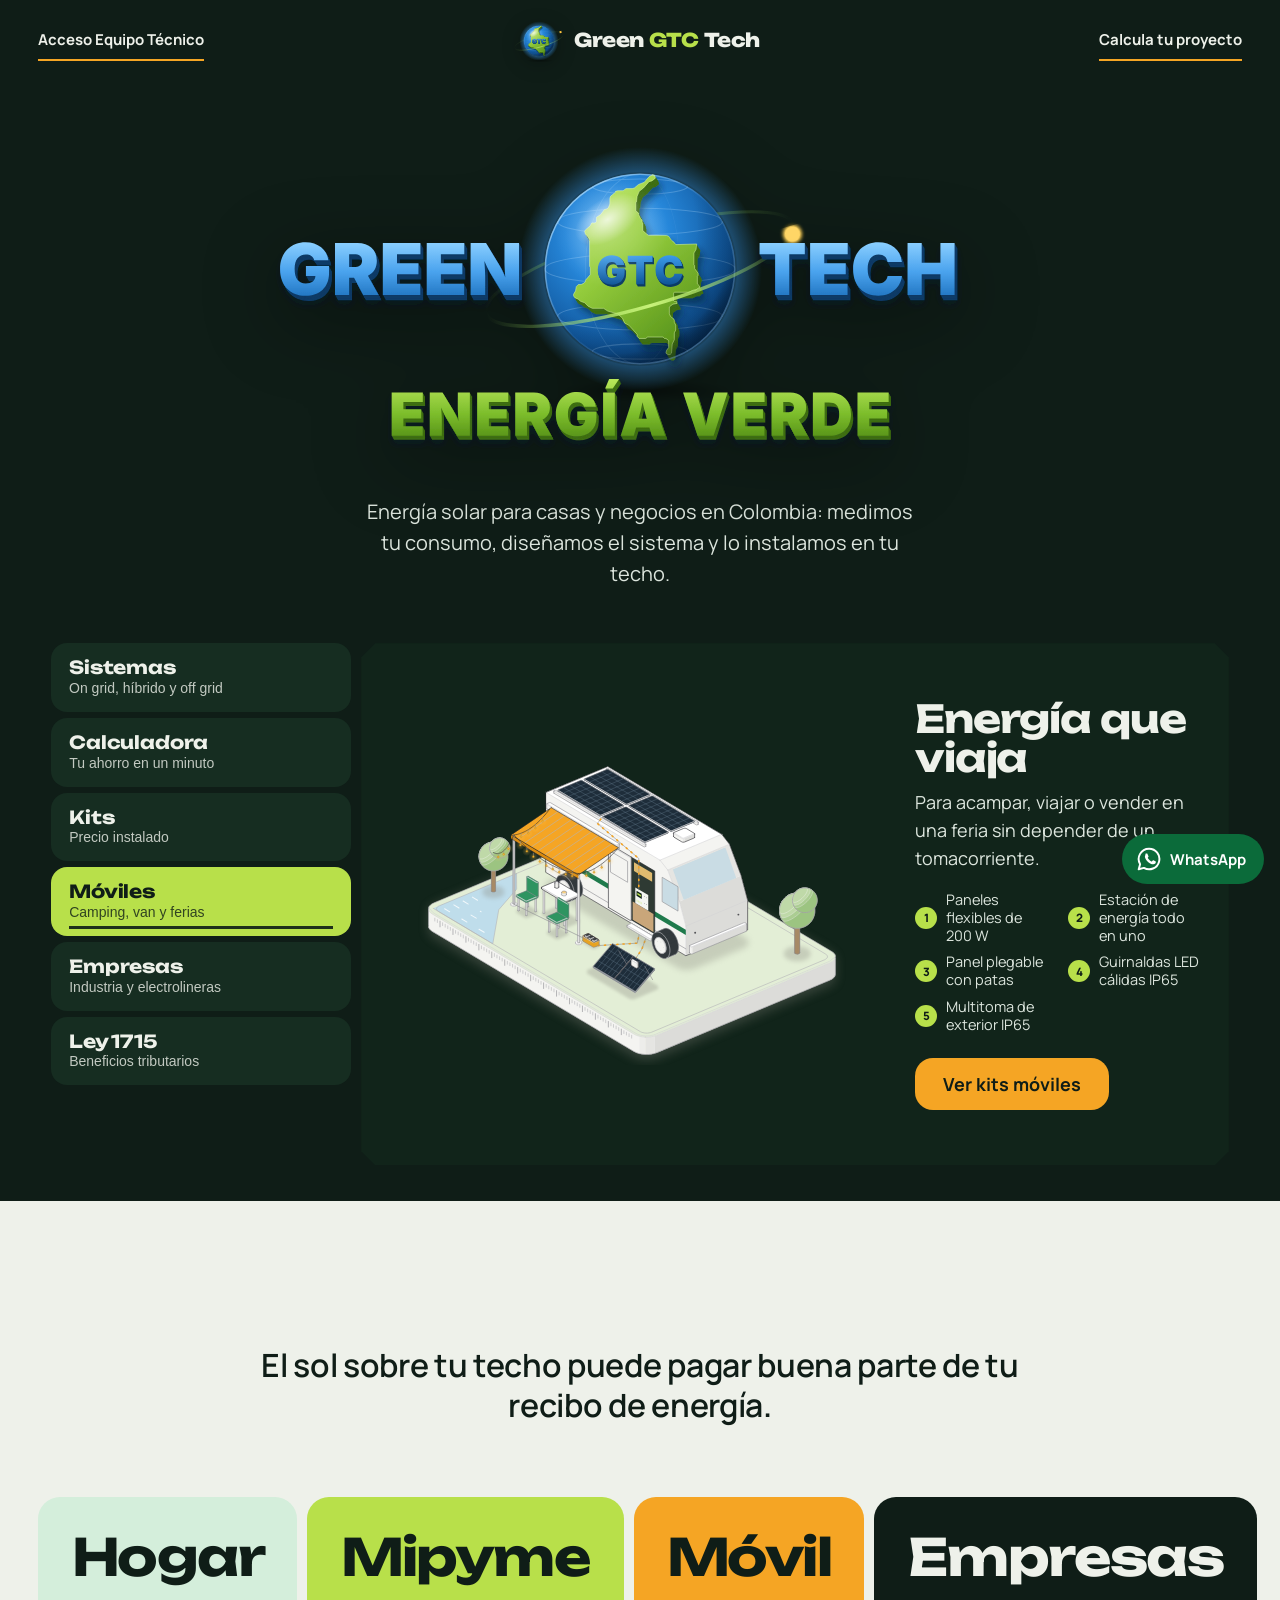
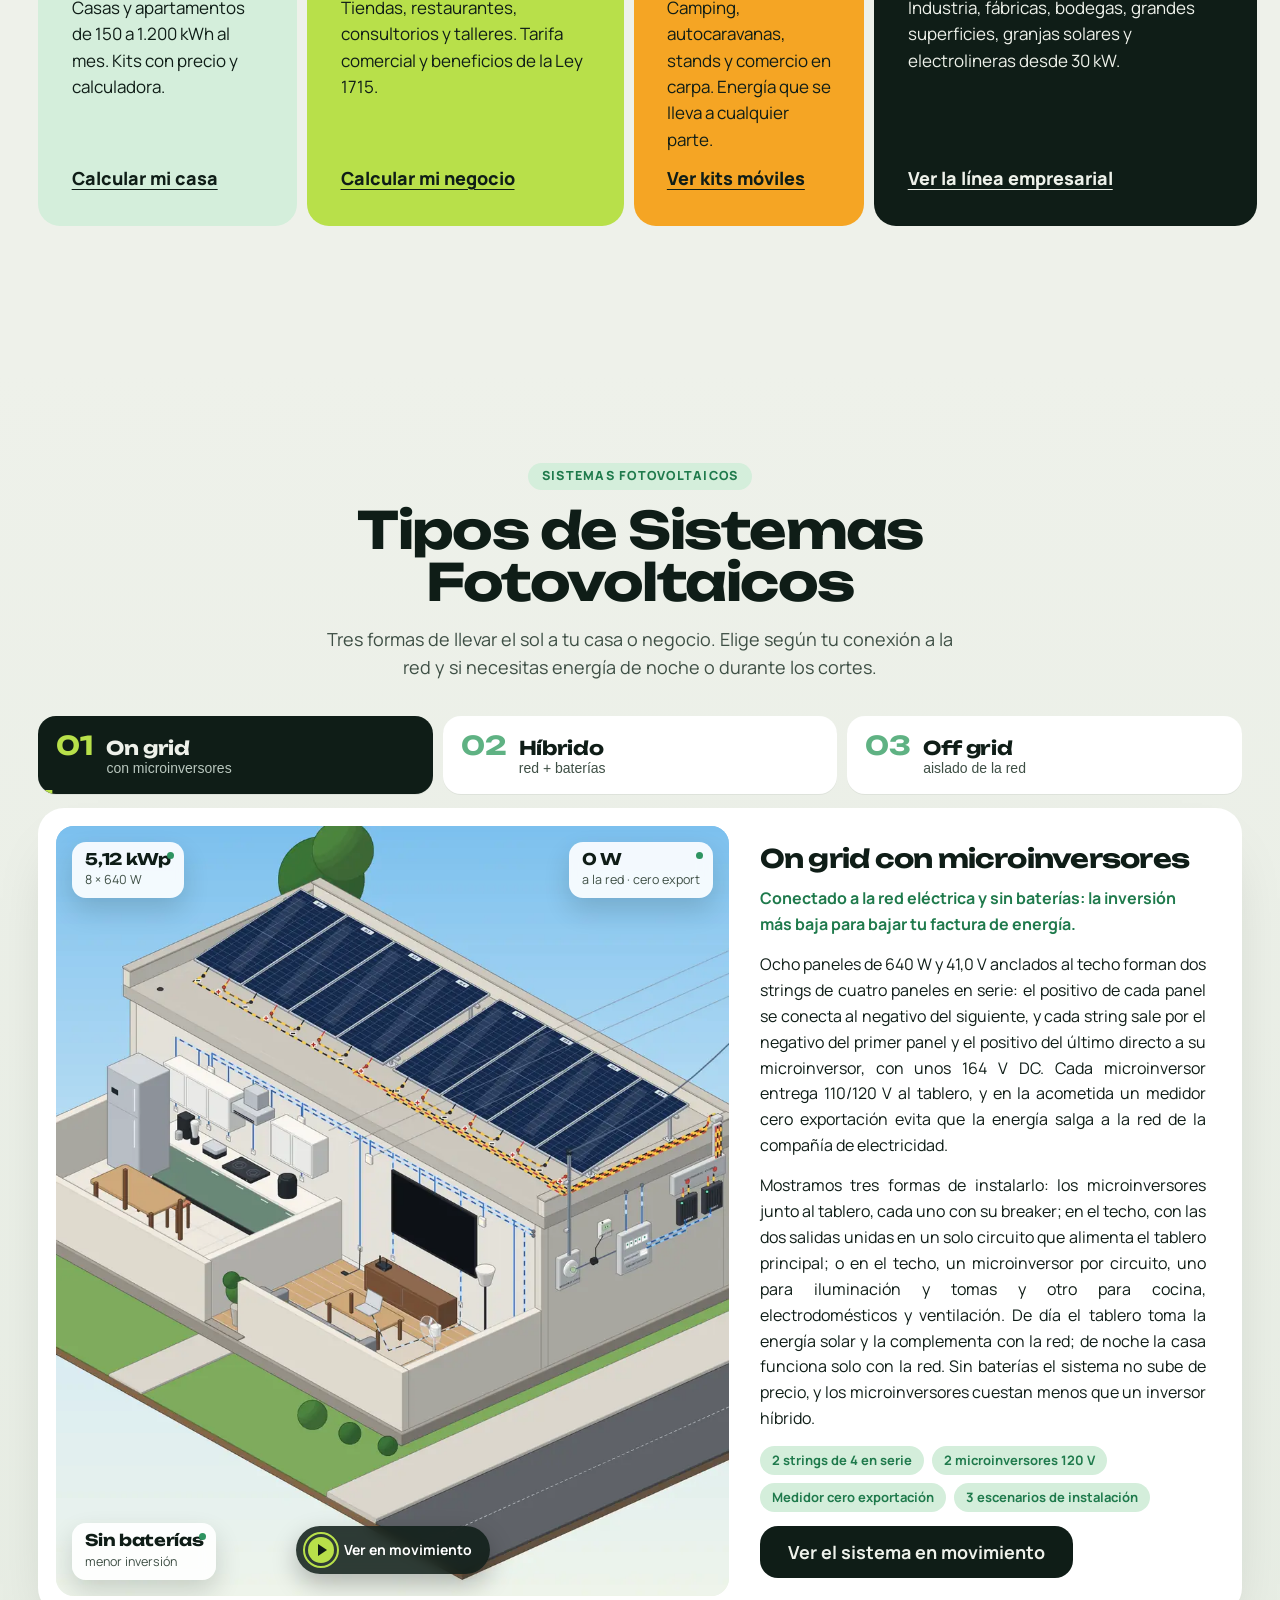
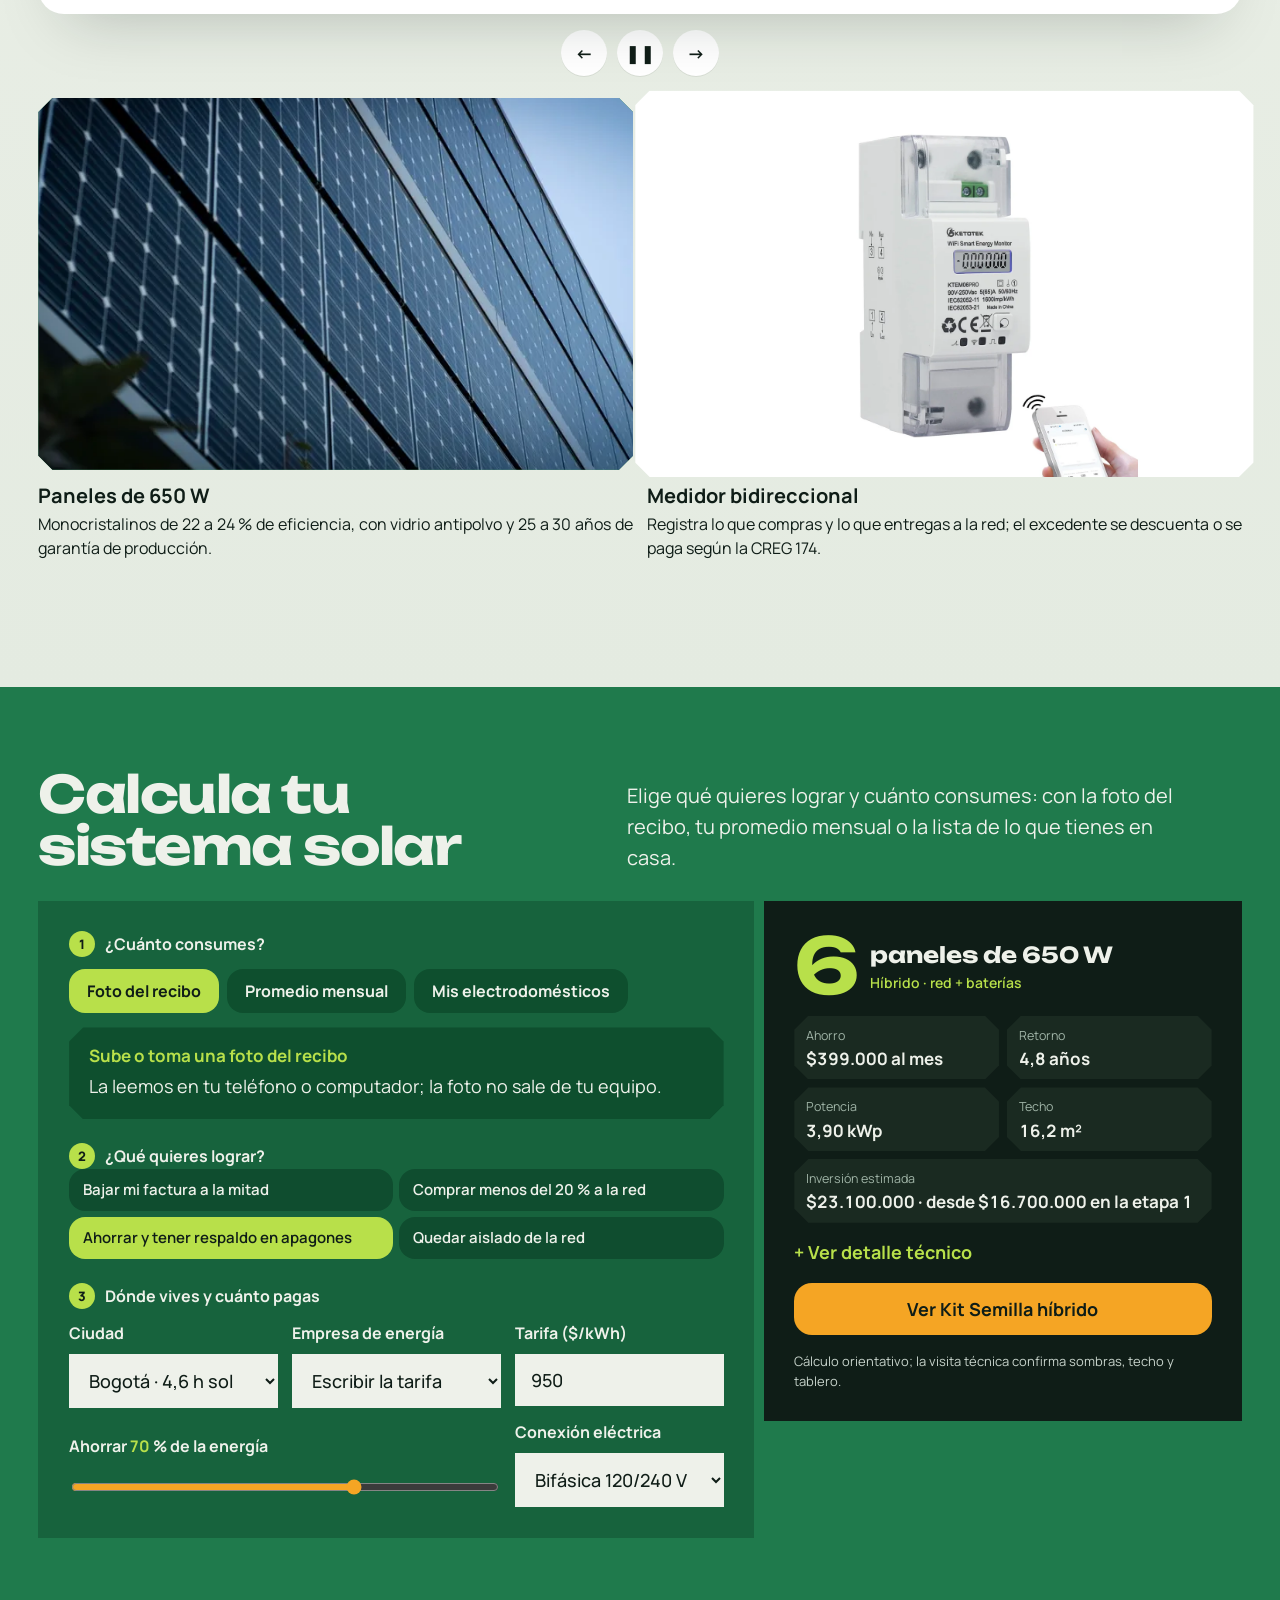
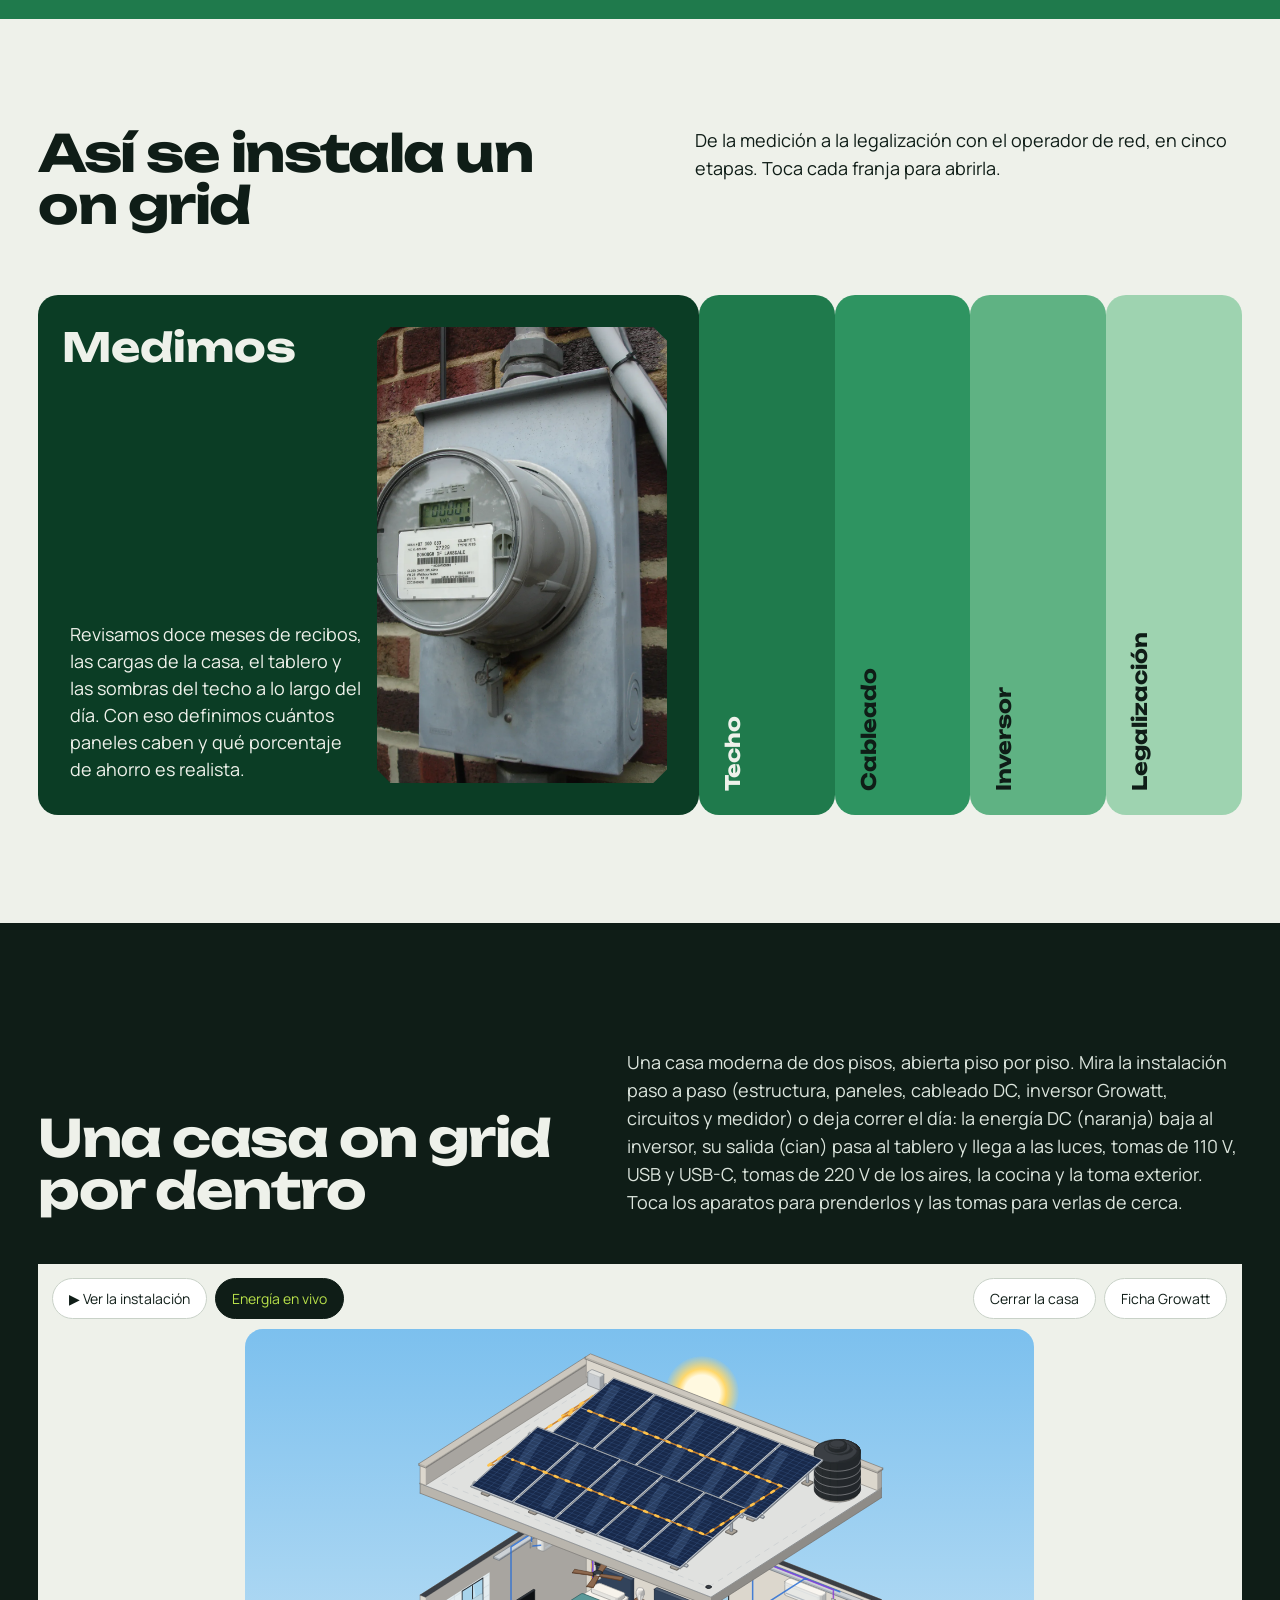
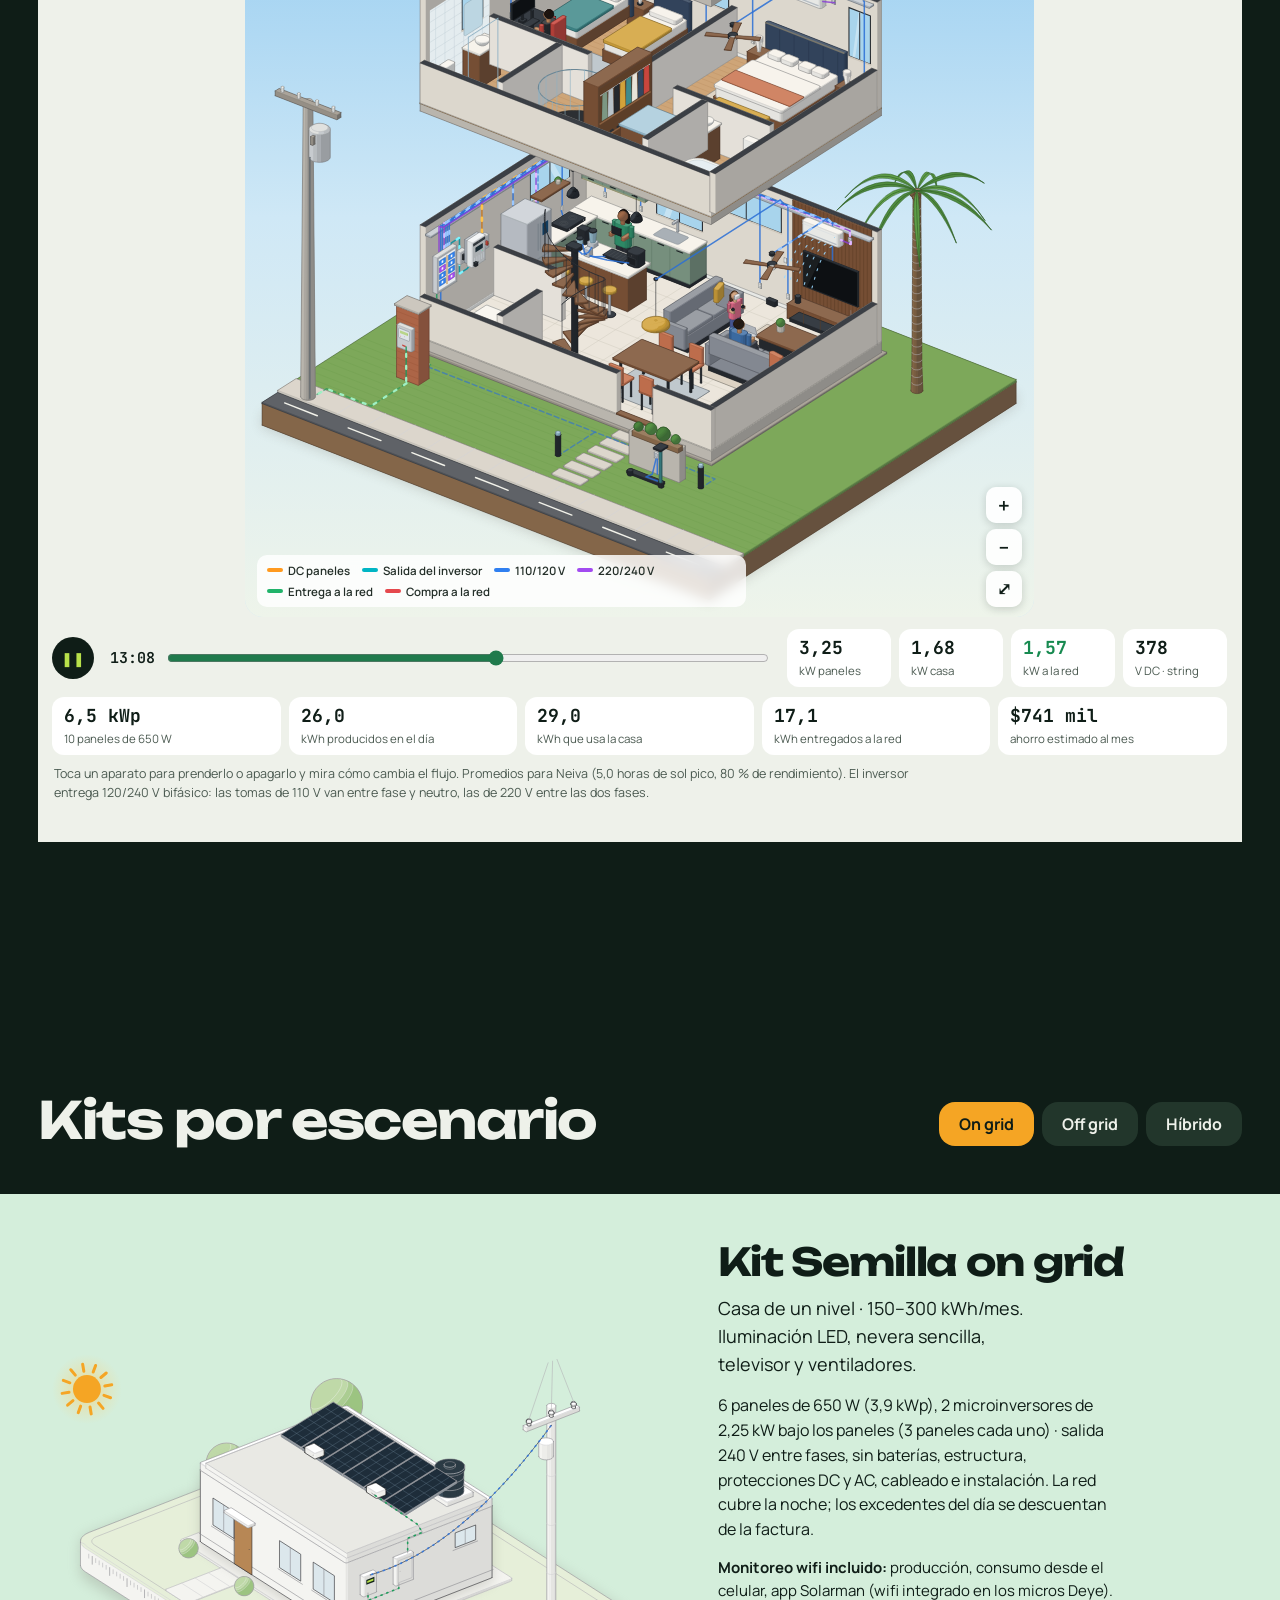
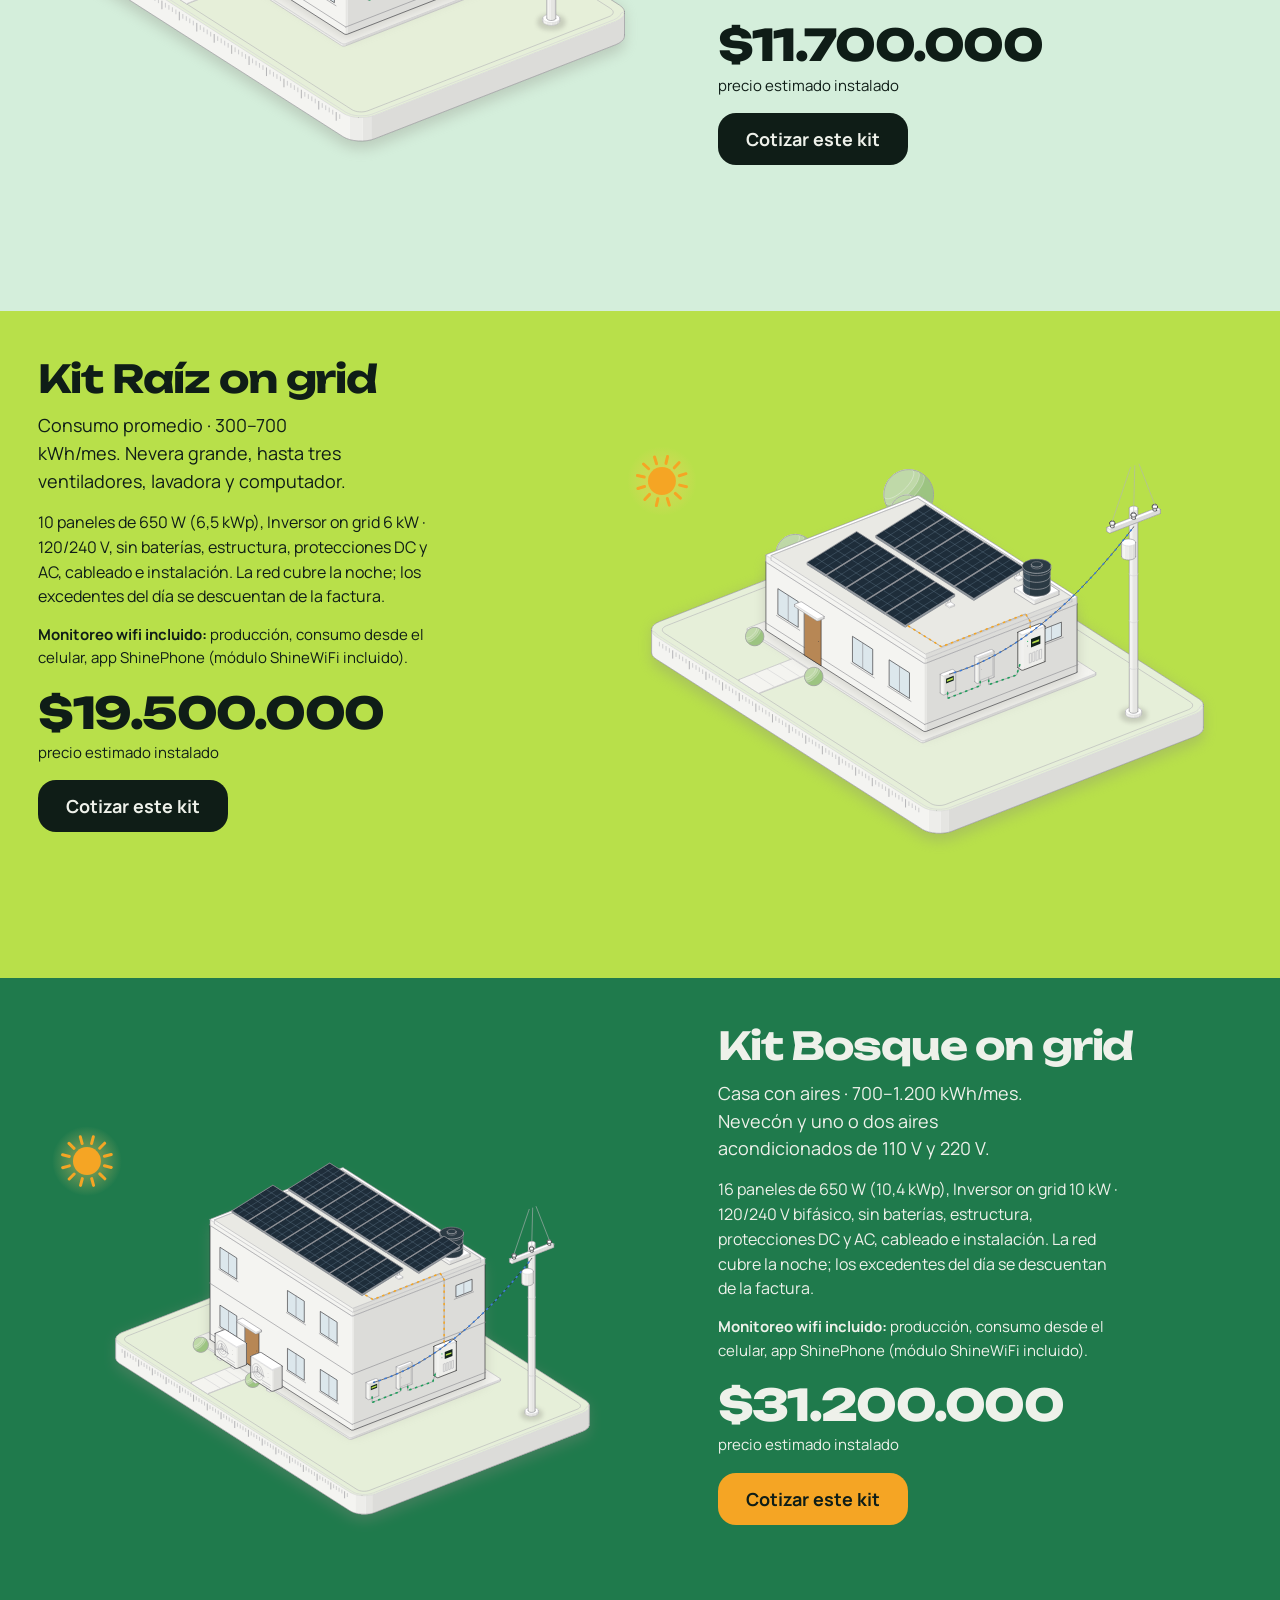
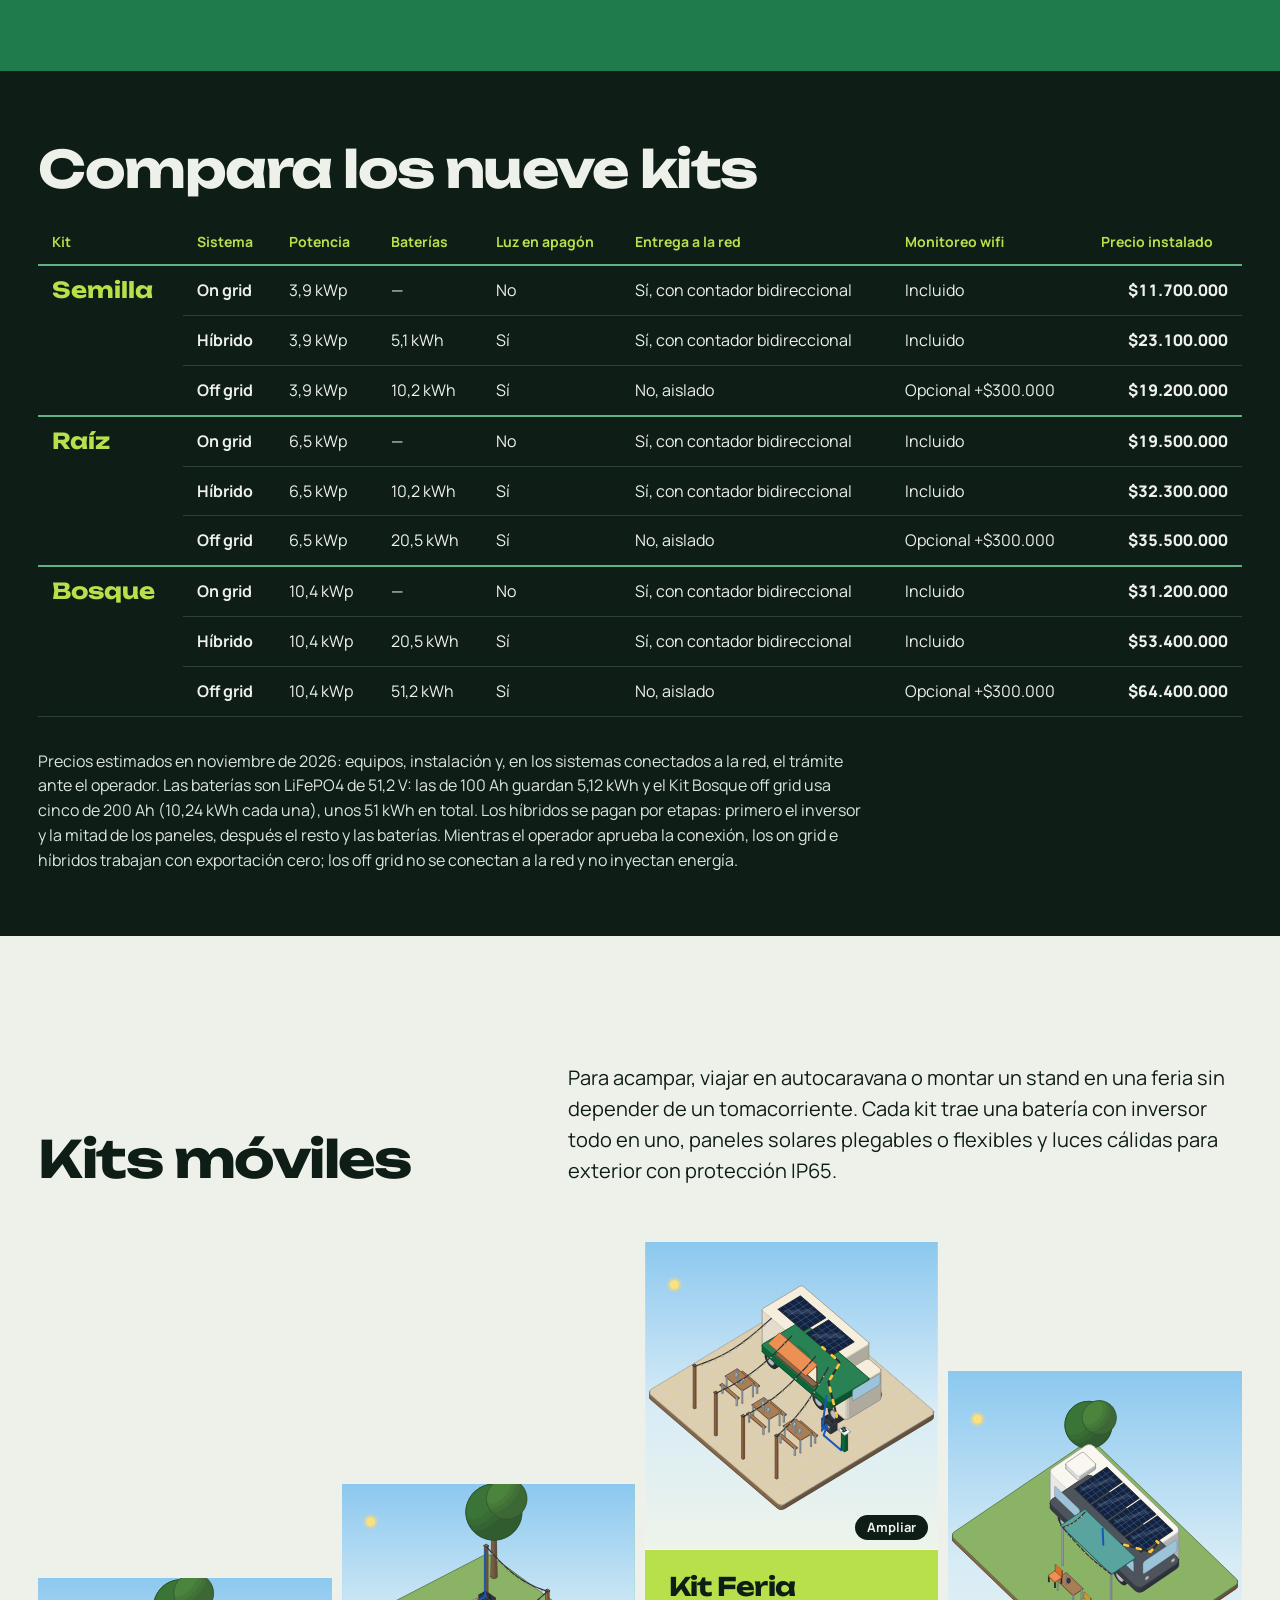
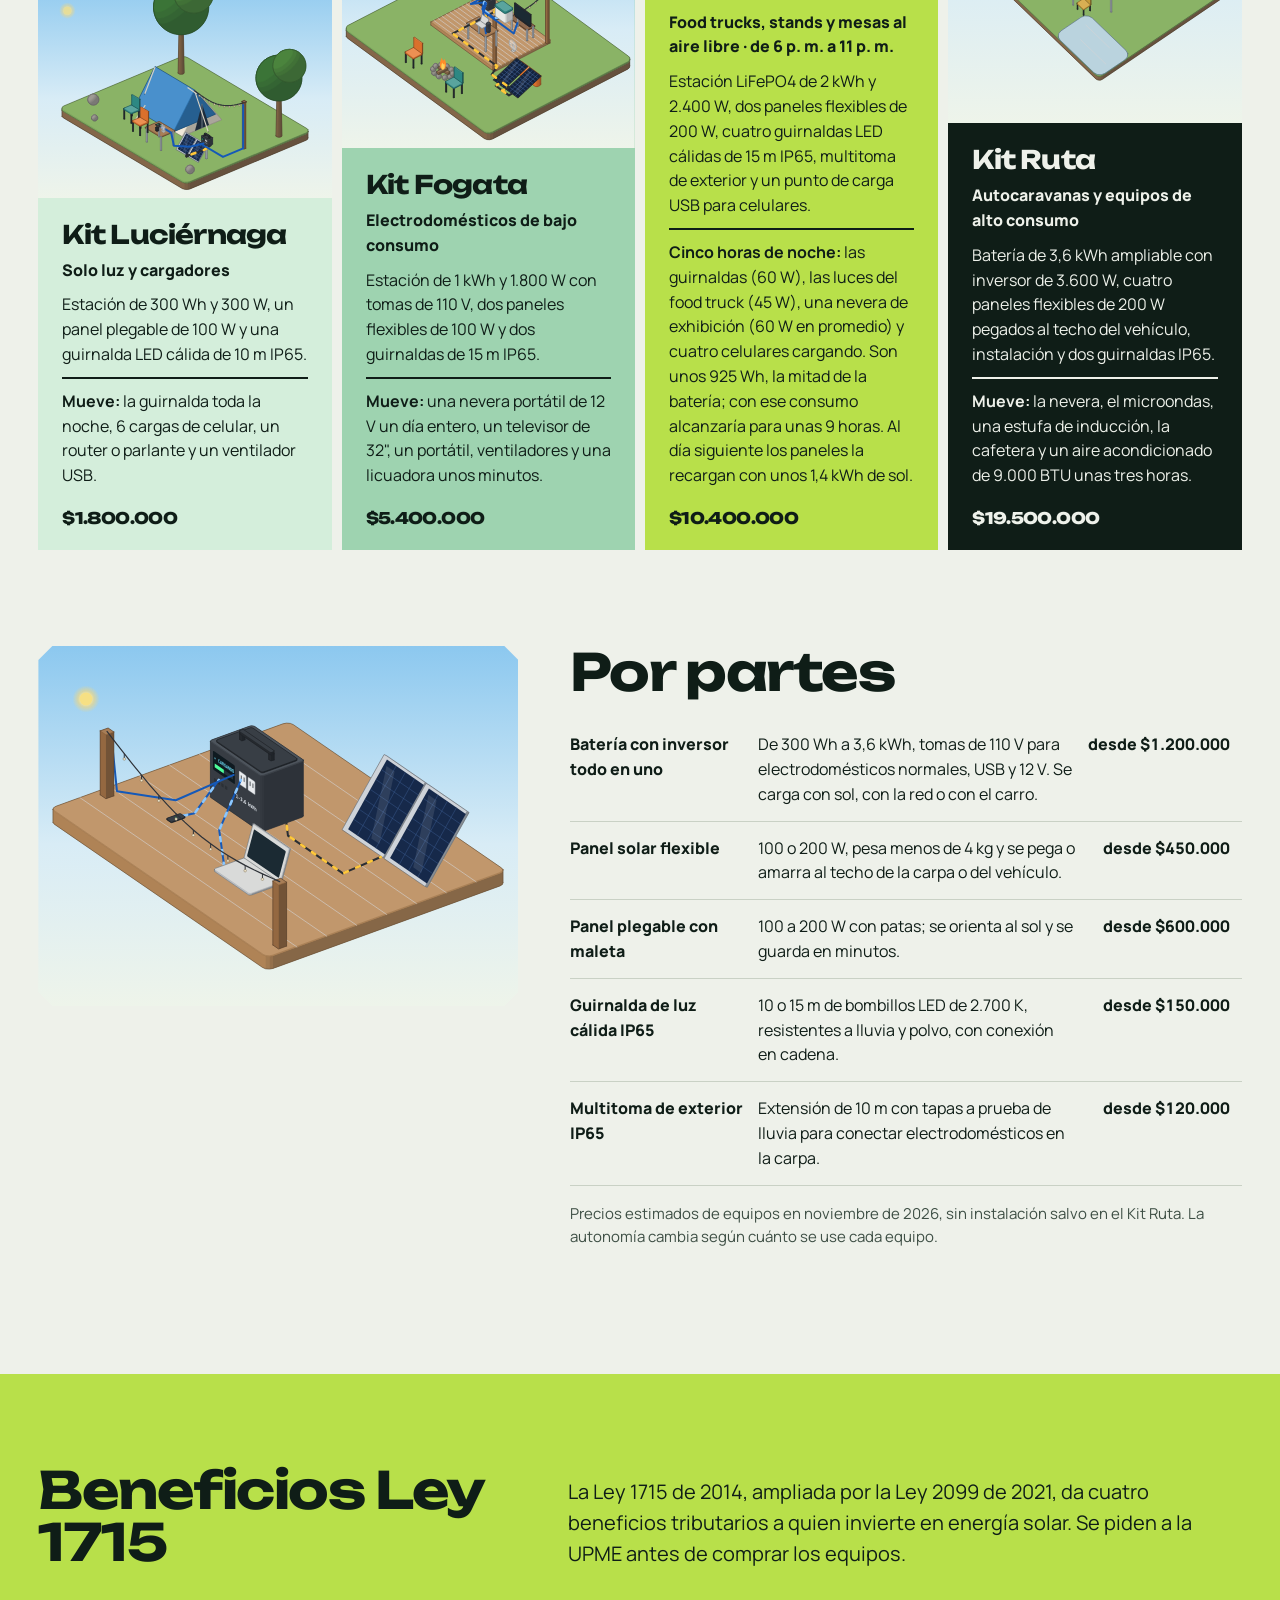
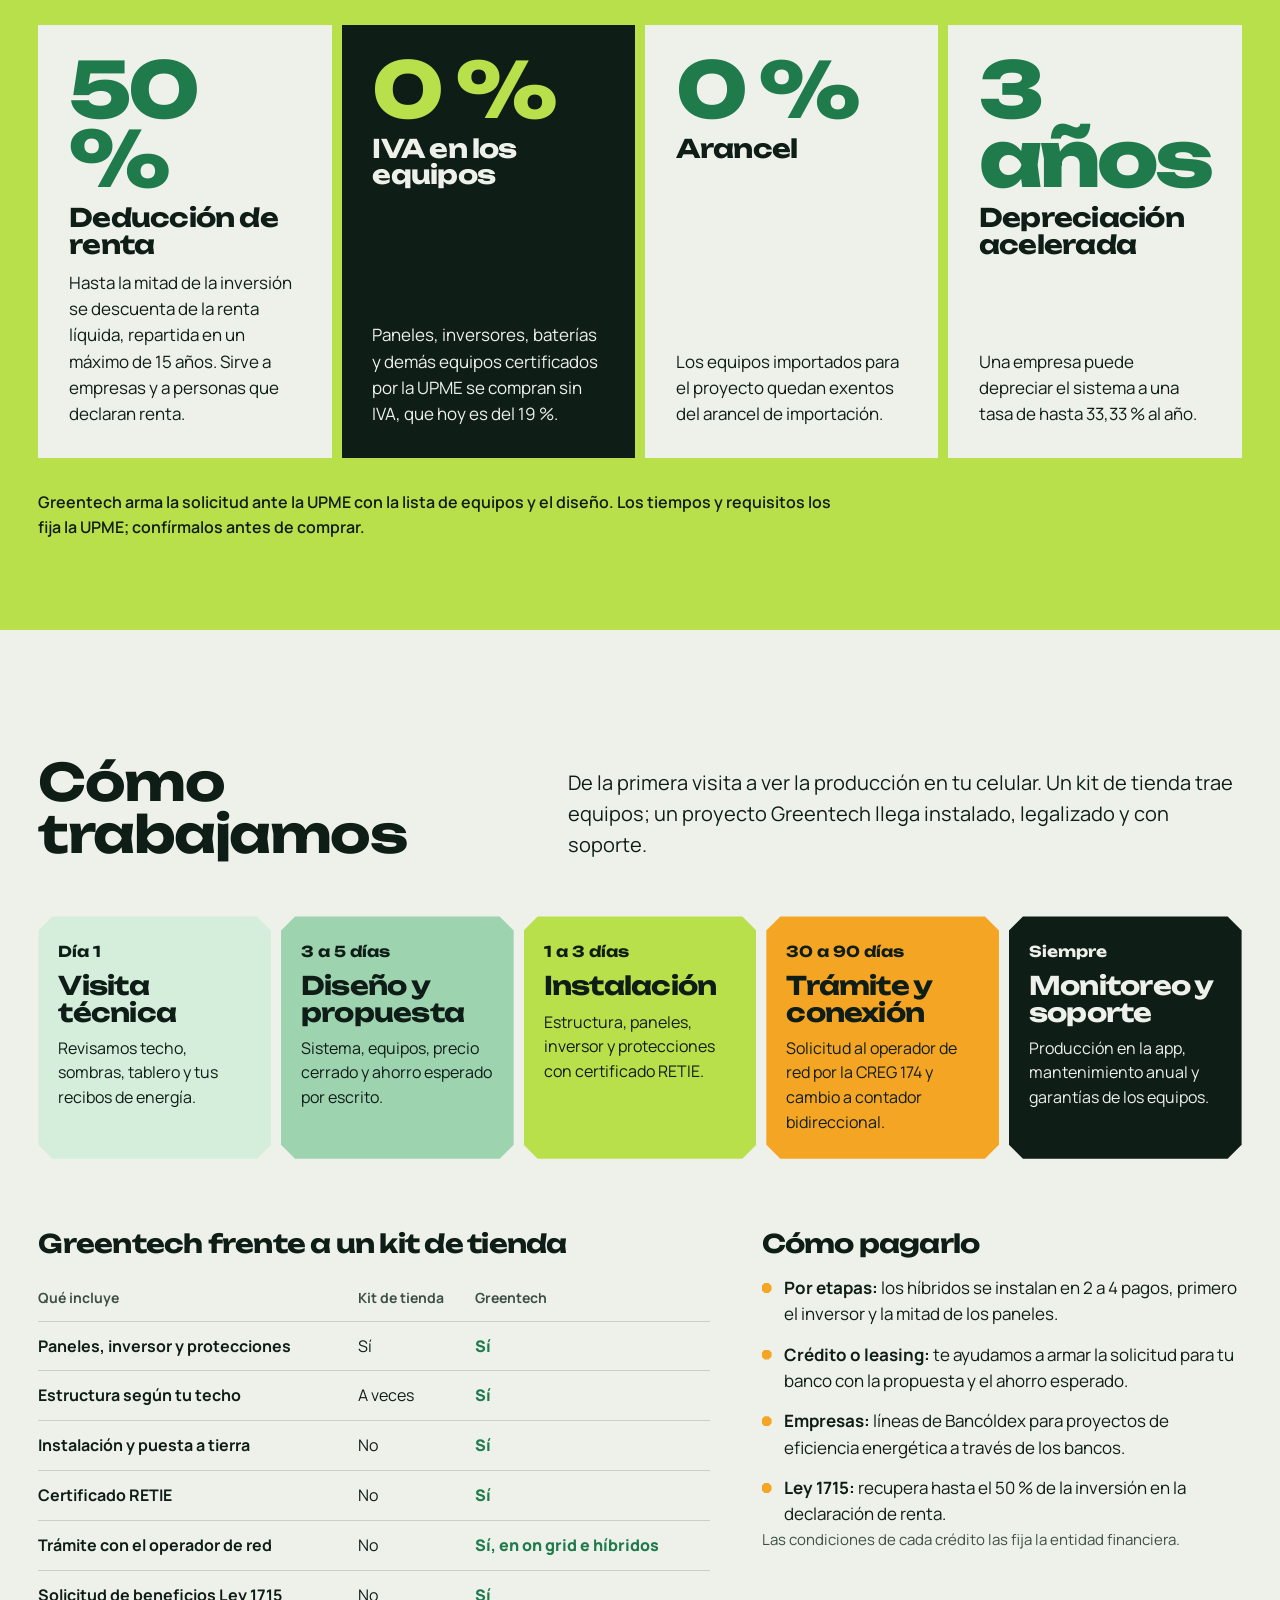
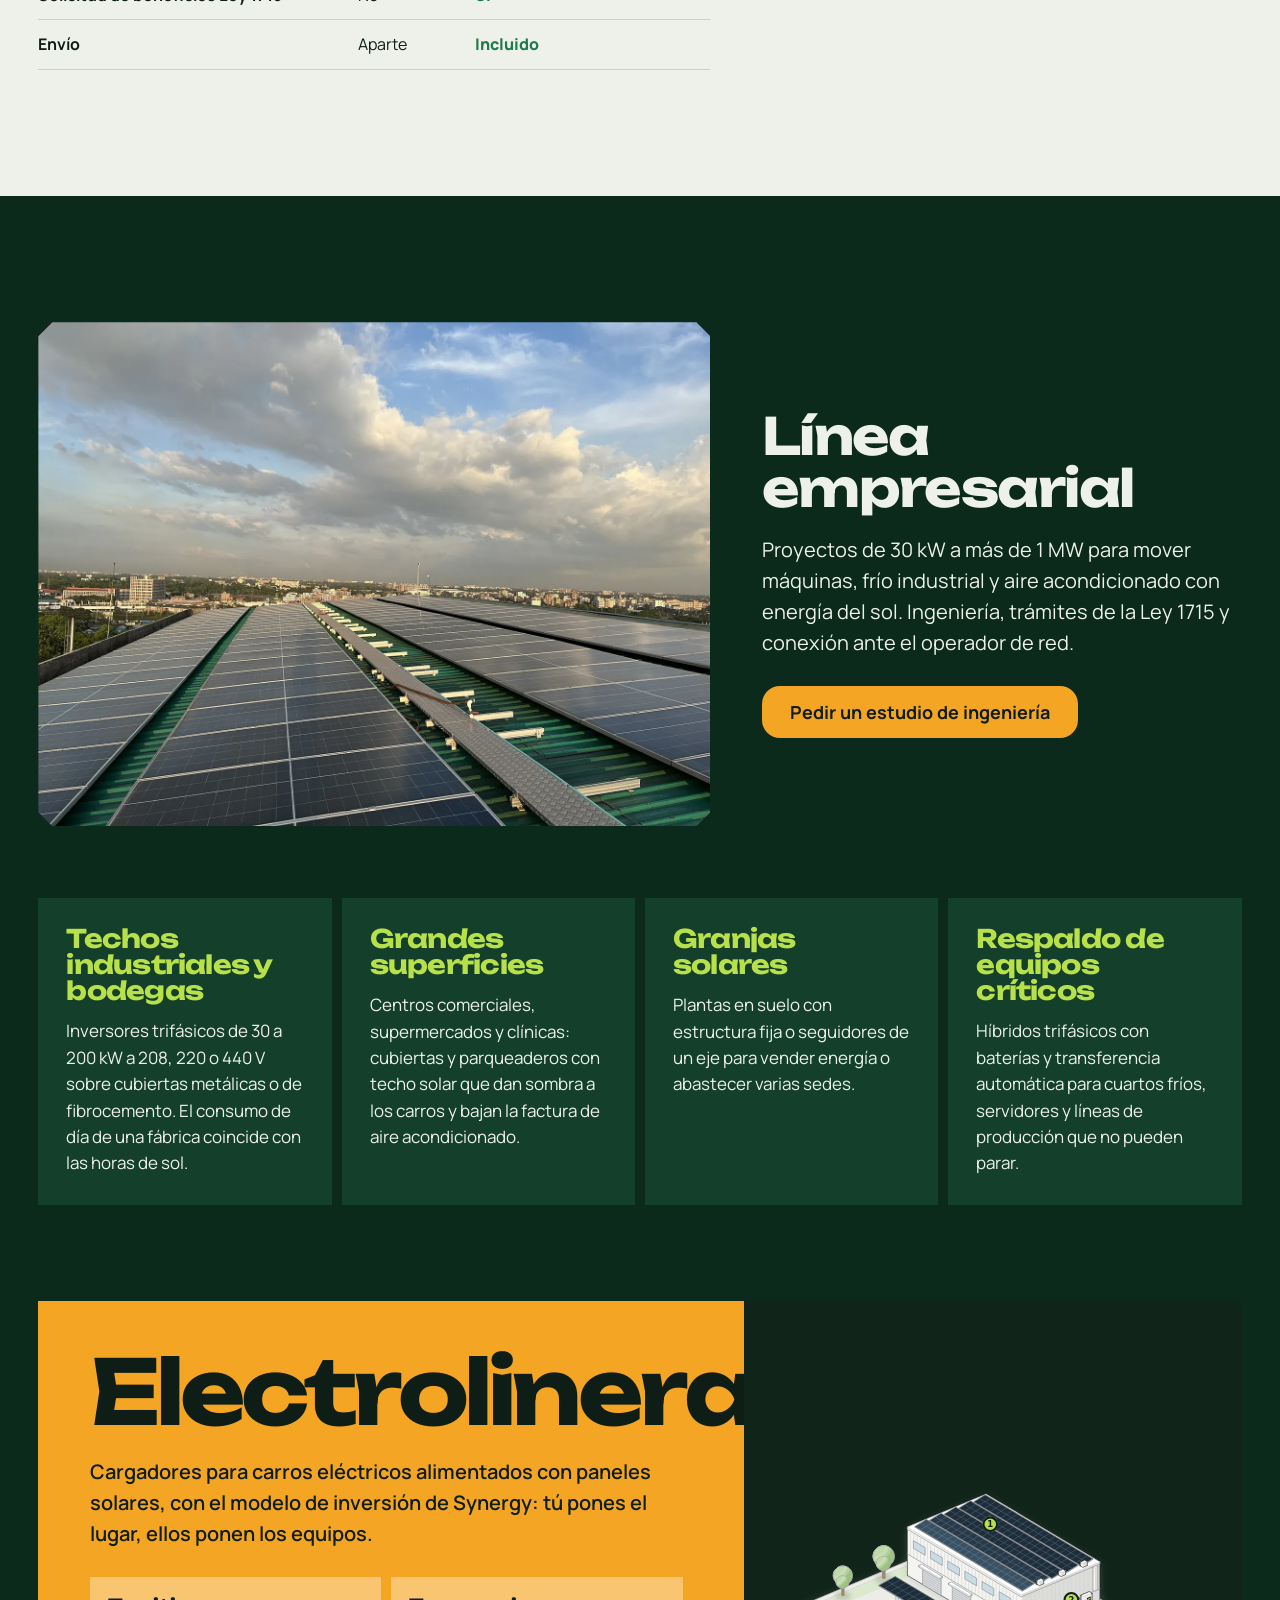
<file: index.html>
<!doctype html><html><head><meta charset=utf8><meta name=viewport content="width=device-width,initial-scale=1"><style>:root{color-scheme:light}body{margin:0;padding:0;font:14px -apple-system,BlinkMacSystemFont,sans-serif;background:#fff;color:#000}img{max-width:100%}[hidden]:not([hidden=until-found i]){display:none!important}</style></head><body>
<!doctype html>
<html lang="es">
<head>
<meta charset="utf-8">
<meta name="viewport" content="width=device-width, initial-scale=1">
<title>Greentech · Energía solar fotovoltaica en Colombia</title>
<meta name="description" content="Sistemas solares on grid, off grid e híbridos para hogares y negocios en Colombia. Calcula tu consumo, tu ahorro y el kit que necesitas.">
<link rel="preconnect" href="https://fonts.googleapis.com">
<link rel="preconnect" href="https://fonts.gstatic.com" crossorigin>
<link href="https://fonts.googleapis.com/css2?family=Unbounded:wght@500;700;800&family=Manrope:wght@400;500;700&display=swap" rel="stylesheet">
<link rel="icon" type="image/svg+xml" href="logo/greentech-favicon.svg">
<link rel="stylesheet" href="css/estilos.css">
</head>
<body>
<a class="saltar" href="#calculadora">Saltar a la calculadora</a>

<!-- ============ PORTADA: carpetas con los componentes de la página ============ -->
<header class="portada" id="inicio">
  <div class="barra">
    <a class="barra-enlace" style="justify-self:start" href="portal/">Acceso Equipo Técnico</a>
    <a class="marca" href="#inicio" aria-label="Green GTC Tech, inicio">
      <img class="marca-sello" src="logo/greentech-sello-3d.svg" alt="" width="76" height="60">
      <span>Green<b>GTC</b>Tech</span>
    </a>
    <a class="barra-enlace" href="#contacto">Calcula tu proyecto</a>
  </div>

  <div class="portada-texto">
    <h1 class="titular titular-logo"><img src="logo/greentech-logo-3d-oscuro.svg" alt="Green GTC Tech · Energía verde" width="1021" height="430"></h1>
    <p class="portada-apoyo">Energía solar para casas y negocios en Colombia: medimos tu consumo, diseñamos el sistema y lo instalamos en tu techo.</p>
  </div>

  <section class="vitrina" aria-roledescription="carrusel" aria-label="Lo principal de Greentech">
    <div class="vitrina-lista" role="tablist" aria-label="Componentes de la página">
      <button class="vitrina-item" role="tab" id="vt-sistemas" aria-controls="vp-sistemas" aria-selected="true"><span class="vi-nombre">Sistemas</span><span class="vi-dato">On grid, híbrido y off grid</span><span class="vi-progreso"></span></button>
      <button class="vitrina-item" role="tab" id="vt-calculadora" aria-controls="vp-calculadora" aria-selected="false" tabindex="-1"><span class="vi-nombre">Calculadora</span><span class="vi-dato">Tu ahorro en un minuto</span><span class="vi-progreso"></span></button>
      <button class="vitrina-item" role="tab" id="vt-kits" aria-controls="vp-kits" aria-selected="false" tabindex="-1"><span class="vi-nombre">Kits</span><span class="vi-dato">Precio instalado</span><span class="vi-progreso"></span></button>
      <button class="vitrina-item" role="tab" id="vt-moviles" aria-controls="vp-moviles" aria-selected="false" tabindex="-1"><span class="vi-nombre">Móviles</span><span class="vi-dato">Camping, van y ferias</span><span class="vi-progreso"></span></button>
      <button class="vitrina-item" role="tab" id="vt-empresas" aria-controls="vp-empresas" aria-selected="false" tabindex="-1"><span class="vi-nombre">Empresas</span><span class="vi-dato">Industria y electrolineras</span><span class="vi-progreso"></span></button>
      <button class="vitrina-item" role="tab" id="vt-ley" aria-controls="vp-ley" aria-selected="false" tabindex="-1"><span class="vi-nombre">Ley 1715</span><span class="vi-dato">Beneficios tributarios</span><span class="vi-progreso"></span></button>
    </div>
    <div class="vitrina-escenario">
      <div class="escena" role="tabpanel" id="vp-sistemas" aria-labelledby="vt-sistemas">
        <div class="escena-dibujo"><img src="fotos/escena-sistemas.svg" data-reinicia alt="Casa híbrida con paneles en la placa, inversor híbrido, baterías LiFePO4, tablero, medidor bidireccional y poste de la red; la energía corre por los cables" width="820" height="540"></div>
        <div class="escena-texto"><h2>Tipos de sistemas fotovoltaicos</h2><p>Un híbrido reúne todas las piezas: genera de día, guarda para la noche y entrega a la red.</p><ol class="escena-partes"><li>Paneles de 650 W en pares</li><li>Inversor híbrido 48 V</li><li>Baterías LiFePO4</li><li>Tablero con protecciones</li><li>Medidor bidireccional</li><li>Red y transformador</li></ol><a class="boton boton-ambar" href="#sistemas">Ver los sistemas</a></div>
      </div>
      <div class="escena" role="tabpanel" id="vp-calculadora" aria-labelledby="vt-calculadora" hidden>
        <div class="escena-dibujo"><svg viewBox="0 0 400 260" aria-hidden="true"><rect class="recibo" x="40" y="30" width="170" height="210" rx="6"/><rect class="linea" x="62" y="56" width="90" height="8" rx="4"/><rect class="linea" x="62" y="74" width="120" height="6" rx="3"/><rect class="barra-mes" style="--k:0" x="62" y="150" width="7" height="70" rx="2"/><rect class="barra-mes" style="--k:1" x="73" y="138" width="7" height="82" rx="2"/><rect class="barra-mes" style="--k:2" x="84" y="156" width="7" height="64" rx="2"/><rect class="barra-mes" style="--k:3" x="95" y="130" width="7" height="90" rx="2"/><rect class="barra-mes" style="--k:4" x="106" y="124" width="7" height="96" rx="2"/><rect class="barra-mes" style="--k:5" x="117" y="132" width="7" height="88" rx="2"/><rect class="barra-mes" style="--k:6" x="128" y="146" width="7" height="74" rx="2"/><rect class="barra-mes" style="--k:7" x="139" y="140" width="7" height="80" rx="2"/><rect class="barra-mes" style="--k:8" x="150" y="128" width="7" height="92" rx="2"/><rect class="barra-mes" style="--k:9" x="161" y="120" width="7" height="100" rx="2"/><rect class="barra-mes" style="--k:10" x="172" y="134" width="7" height="86" rx="2"/><rect class="barra-mes" style="--k:11" x="183" y="142" width="7" height="78" rx="2"/>
<circle class="anillo-fondo" cx="300" cy="135" r="62"/><circle class="anillo" cx="300" cy="135" r="62" pathLength="100"/><text class="anillo-txt" x="300" y="146" text-anchor="middle">−70 %</text></svg></div>
        <div class="escena-texto"><h2>Calcula tu ahorro</h2><p>Sube la foto del recibo o tu consumo mensual y te decimos cuántos paneles necesitas y cuánto ahorras.</p><a class="boton boton-ambar" href="#calculadora">Calcular mi ahorro</a></div>
      </div>
      <div class="escena" role="tabpanel" id="vp-kits" aria-labelledby="vt-kits" hidden>
        <div class="escena-dibujo"><img src="fotos/escena-kits.svg" data-reinicia alt="Kit desempacado: estiba con paneles de 650 W, inversor, batería LiFePO4, rieles y abrazaderas de aluminio, carretes de cable solar con conectores MC4 y caja de protecciones" width="820" height="540"></div>
        <div class="escena-texto"><h2>Kits con precio claro</h2><p>Todo llega en una sola entrega: Semilla, Raíz y Bosque, on grid desde $11,7 millones instalados.</p><ol class="escena-partes"><li>Paneles de 650 W en estiba</li><li>Inversor</li><li>Batería LiFePO4 51,2 V</li><li>Rieles y abrazaderas de aluminio</li><li>Cable solar y conectores MC4</li><li>Breakers DC/AC y DPS</li></ol><a class="boton boton-ambar" href="#kits">Ver los kits</a></div>
      </div>
      <div class="escena" role="tabpanel" id="vp-moviles" aria-labelledby="vt-moviles" hidden>
        <div class="escena-dibujo"><img src="fotos/escena-moviles.svg" data-reinicia alt="Autocaravana junto a un lago con paneles flexibles en el techo, estación de energía tras la puerta abierta, panel plegable, toldo con guirnaldas y multitoma de exterior" width="820" height="540"></div>
        <div class="escena-texto"><h2>Energía que viaja</h2><p>Para acampar, viajar o vender en una feria sin depender de un tomacorriente.</p><ol class="escena-partes"><li>Paneles flexibles de 200 W</li><li>Estación de energía todo en uno</li><li>Panel plegable con patas</li><li>Guirnaldas LED cálidas IP65</li><li>Multitoma de exterior IP65</li></ol><a class="boton boton-ambar" href="#moviles">Ver kits móviles</a></div>
      </div>
      <div class="escena" role="tabpanel" id="vp-empresas" aria-labelledby="vt-empresas" hidden>
        <div class="escena-dibujo"><img src="fotos/escena-empresas.svg" data-reinicia alt="Nave industrial con paneles en la cubierta, inversores trifásicos, transformador, contenedor de baterías y electrolinera bajo marquesina solar con cargadores para carros eléctricos" width="820" height="540"></div>
        <div class="escena-texto"><h2>Industria y electrolineras</h2><p>Desde 30 kW: techos industriales, respaldo con baterías y cargadores para carros eléctricos.</p><ol class="escena-partes"><li>Paneles en la cubierta</li><li>Inversores trifásicos</li><li>Transformador y medida</li><li>Contenedor de baterías</li><li>Marquesina solar</li><li>Cargadores para carros</li></ol><a class="boton boton-ambar" href="#empresas">Ver la línea empresarial</a></div>
      </div>
      <div class="escena" role="tabpanel" id="vp-ley" aria-labelledby="vt-ley" hidden>
        <div class="escena-dibujo"><svg viewBox="0 0 400 260" aria-hidden="true"><circle class="anillo-fondo grande" cx="200" cy="130" r="92"/><circle class="anillo ley-anillo" cx="200" cy="130" r="92" pathLength="100"/><text class="anillo-txt grande" x="200" y="146" text-anchor="middle">50 %</text><rect class="moneda" style="--k:0" x="60" y="226" width="26" height="8" rx="4"/><rect class="moneda" style="--k:1" x="96" y="226" width="26" height="8" rx="4"/><rect class="moneda" style="--k:2" x="132" y="226" width="26" height="8" rx="4"/><rect class="moneda" style="--k:3" x="168" y="226" width="26" height="8" rx="4"/><rect class="moneda" style="--k:4" x="204" y="226" width="26" height="8" rx="4"/><rect class="moneda" style="--k:5" x="240" y="226" width="26" height="8" rx="4"/><rect class="moneda" style="--k:6" x="276" y="226" width="26" height="8" rx="4"/><rect class="moneda" style="--k:7" x="312" y="226" width="26" height="8" rx="4"/><rect class="moneda" style="--k:8" x="348" y="226" width="26" height="8" rx="4"/></svg></div>
        <div class="escena-texto"><h2>Hasta 50 % en renta</h2><p>Deducción en renta, equipos sin IVA ni arancel y depreciación acelerada. Hacemos la solicitud ante la UPME.</p><a class="boton boton-ambar" href="#beneficios">Ver los beneficios</a></div>
      </div>
    </div>
  </section>
</header>

<main>
<!-- ============ INTRO ============ -->
<section class="intro" aria-label="Qué hacemos">
  <p class="enunciado revelar">El sol sobre tu techo puede pagar buena parte de tu recibo de energía.</p>
  <div class="perfiles" role="group" aria-label="¿Para quién es el proyecto?">
    <a class="perfil p-hogar" href="#calculadora" data-perfil="hogar" aria-pressed="false">
      <h3>Hogar</h3><p>Casas y apartamentos de 150 a 1.200 kWh al mes. Kits con precio y calculadora.</p><span class="perfil-ir">Calcular mi casa</span></a>
    <a class="perfil p-mipyme" href="#calculadora" data-perfil="mipyme" aria-pressed="false">
      <h3>Mipyme</h3><p>Tiendas, restaurantes, consultorios y talleres. Tarifa comercial y beneficios de la Ley 1715.</p><span class="perfil-ir">Calcular mi negocio</span></a>
    <a class="perfil p-movil" href="#moviles" data-perfil="movil" aria-pressed="false">
      <h3>Móvil</h3><p>Camping, autocaravanas, stands y comercio en carpa. Energía que se lleva a cualquier parte.</p><span class="perfil-ir">Ver kits móviles</span></a>
    <a class="perfil p-empresa" href="#empresas" data-perfil="empresa" aria-pressed="false">
      <h3>Empresas</h3><p>Industria, fábricas, bodegas, grandes superficies, granjas solares y electrolineras desde 30 kW.</p><span class="perfil-ir">Ver la línea empresarial</span></a>
  </div>
</section>

<!-- ============ SISTEMAS ============ -->
<section class="tipos" id="sistemas">
  <div class="tipos-cabeza revelar">
    <p class="tipos-ceja">Sistemas fotovoltaicos</p>
    <h2>Tipos de Sistemas Fotovoltaicos</h2>
    <p>Tres formas de llevar el sol a tu casa o negocio. Elige según tu conexión a la red y si necesitas energía de noche o durante los cortes.</p>
  </div>

  <div class="ts" data-ts aria-roledescription="carrusel" aria-label="Tipos de sistemas fotovoltaicos">
    <div class="ts-tabs" role="tablist" aria-label="Elige un sistema">
      <button class="ts-tab" role="tab" id="ts-t0" aria-controls="ts-p0" aria-selected="true"><span class="ts-n">01</span><span class="ts-nom">On grid</span><span class="ts-sub">con microinversores</span><i class="ts-prog"></i></button>
      <button class="ts-tab" role="tab" id="ts-t1" aria-controls="ts-p1" aria-selected="false" tabindex="-1"><span class="ts-n">02</span><span class="ts-nom">Híbrido</span><span class="ts-sub">red + baterías</span><i class="ts-prog"></i></button>
      <button class="ts-tab" role="tab" id="ts-t2" aria-controls="ts-p2" aria-selected="false" tabindex="-1"><span class="ts-n">03</span><span class="ts-nom">Off grid</span><span class="ts-sub">aislado de la red</span><i class="ts-prog"></i></button>
    </div>

    <div class="ts-vista">
      <article class="ts-slide" role="tabpanel" id="ts-p0" aria-labelledby="ts-t0" data-activa>
        <figure class="ts-media">
          <button class="ts-abrir" data-figura="figura/ongrid-micro.html" aria-label="Ver el sistema on grid con microinversores en movimiento">
            <img src="fotos/sistema-ongrid-micro.webp" alt="Casa de un piso con 8 paneles de 640 W en el techo, dos strings de 4 en serie, dos microinversores junto al tablero, cada uno a su breaker, y medidor cero exportación" width="1600" height="1137" loading="lazy">
            <span class="ts-play"><i></i>Ver en movimiento</span>
          </button>
          <span class="ts-flota f1"><b>5,12 kWp</b>8 × 640 W</span>
          <span class="ts-flota f2"><b>0 W</b>a la red · cero export</span>
          <span class="ts-flota f3"><b>Sin baterías</b>menor inversión</span>
        </figure>
        <div class="ts-texto">
          <h3>On grid con microinversores</h3>
          <p class="ts-lead">Conectado a la red eléctrica y sin baterías: la inversión más baja para bajar tu factura de energía.</p>
          <p>Ocho paneles de 640 W y 41,0 V anclados al techo forman dos strings de cuatro paneles en serie: el positivo de cada panel se conecta al negativo del siguiente, y cada string sale por el negativo del primer panel y el positivo del último directo a su microinversor, con unos 164 V DC. Cada microinversor entrega 110/120 V al tablero, y en la acometida un medidor cero exportación evita que la energía salga a la red de la compañía de electricidad.</p>
          <p>Mostramos tres formas de instalarlo: los microinversores junto al tablero, cada uno con su breaker; en el techo, con las dos salidas unidas en un solo circuito que alimenta el tablero principal; o en el techo, un microinversor por circuito, uno para iluminación y tomas y otro para cocina, electrodomésticos y ventilación. De día el tablero toma la energía solar y la complementa con la red; de noche la casa funciona solo con la red. Sin baterías el sistema no sube de precio, y los microinversores cuestan menos que un inversor híbrido.</p>
          <ul class="ts-chips"><li>2 strings de 4 en serie</li><li>2 microinversores 120 V</li><li>Medidor cero exportación</li><li>3 escenarios de instalación</li></ul>
          <button class="boton boton-claro ts-ver" data-figura="figura/ongrid-micro.html">Ver el sistema en movimiento</button>
        </div>
      </article>

      <article class="ts-slide" role="tabpanel" id="ts-p1" aria-labelledby="ts-t1" hidden>
        <figure class="ts-media">
          <img src="fotos/sistema-hibrido.webp" alt="Casa con paneles en el techo, inversor híbrido de 48 V, banco de baterías LiFePO4 y conexión a la red con medidor bidireccional" width="1600" height="1137" loading="lazy">
          <span class="ts-flota f1"><b>20 kWh</b>baterías LiFePO4</span>
          <span class="ts-flota f2"><b>Respaldo</b>en apagones</span>
          <span class="ts-flota f3"><b>Bidireccional</b>CREG 174 de 2021</span>
        </figure>
        <div class="ts-texto">
          <h3>Híbrido</h3>
          <p class="ts-lead">Red, paneles y baterías: ahorras de día, usas lo guardado de noche y sigues con luz cuando se va la energía.</p>
          <p>Los paneles alimentan un inversor híbrido de 48 V que reparte la energía entre la casa, las baterías de litio LiFePO4 y la red. Primero atiende el consumo, luego carga las baterías y, con un medidor bidireccional según la CREG 174 de 2021, puede entregar los excedentes a la red. Si hay un corte, el inversor se separa de la red y sigue alimentando los circuitos de respaldo con el sol y las baterías.</p>
          <ul class="ts-chips"><li>Inversor híbrido 48 V</li><li>Baterías LiFePO4</li><li>Respaldo automático</li><li>Medidor bidireccional</li></ul>
          <a class="boton boton-claro" href="#calculadora">Calcula tu sistema</a>
        </div>
      </article>

      <article class="ts-slide" role="tabpanel" id="ts-p2" aria-labelledby="ts-t2" hidden>
        <figure class="ts-media">
          <img src="fotos/sistema-offgrid.webp" alt="Casa de finca sin conexión a la red, con paneles, inversor off grid y banco de baterías de 48 V" width="1600" height="1137" loading="lazy">
          <span class="ts-flota f1"><b>Autónomo</b>sin red eléctrica</span>
          <span class="ts-flota f2"><b>120/240 V</b>red propia</span>
          <span class="ts-flota f3"><b>48 V</b>banco de baterías</span>
        </figure>
        <div class="ts-texto">
          <h3>Off grid, aislado</h3>
          <p class="ts-lead">Sin conexión a la red: energía propia para fincas, cabañas y zonas donde no llega el servicio.</p>
          <p>Los paneles cargan un banco de baterías de 48 V a través de un inversor cargador off grid, que forma su propia red de 120/240 V para la casa. El banco se dimensiona para cubrir la noche y los días nublados, y se puede sumar una planta eléctrica de respaldo. Es la opción cuando traer la red sale más caro que generar tu propia energía.</p>
          <ul class="ts-chips"><li>Inversor cargador 48 V</li><li>Baterías para la noche</li><li>Ideal para zonas rurales</li><li>Planta de respaldo opcional</li></ul>
          <a class="boton boton-claro" href="#calculadora">Calcula tu sistema</a>
        </div>
      </article>
    </div>

    <div class="ts-nav">
      <button class="ts-flecha" data-ts-prev aria-label="Sistema anterior">←</button>
      <button class="ts-pausa" data-ts-pausa aria-label="Pausar el carrusel">❚❚</button>
      <button class="ts-flecha" data-ts-next aria-label="Sistema siguiente">→</button>
    </div>
  </div>

  <dialog class="ts-dialogo" data-ts-dialogo aria-label="Sistema on grid con microinversores en movimiento">
    <div class="ts-dialogo-barra"><b>On grid con microinversores · en movimiento</b><button data-ts-cerrar aria-label="Cerrar">✕</button></div>
    <iframe title="Sistema on grid con microinversores, animado" loading="lazy"></iframe>
  </dialog>

<div class="baldosas baldosas-dos">
    <figure class="baldosa campo-verde revelar">
      <div class="baldosa-fotos">
        <img src="fotos/close-solar-cell-panel.webp" alt="Primer plano de paneles solares monocristalinos con sus celdas y marco de aluminio" width="1024" height="440" loading="lazy">
        <img src="fotos/terrytown-solar-panel-roof-house.webp" alt="Casa con una fila de paneles solares instalados sobre el tejado" width="1600" height="1200" loading="lazy">
      </div>
      <style>
        .baldosa-fotos{position:relative;aspect-ratio:16/10;clip-path:var(--celda);background:var(--verde);overflow:hidden}
        .baldosas-dos .baldosa .baldosa-fotos img{position:absolute;inset:0;width:100%;height:100%;aspect-ratio:auto;object-fit:cover;clip-path:none}
        .baldosa-fotos img:last-child{opacity:0;animation:baldosa-cruce 12s ease-in-out infinite}
        @keyframes baldosa-cruce{0%,40%{opacity:0}50%,90%{opacity:1}100%{opacity:0}}
        @media (prefers-reduced-motion:reduce){.baldosa-fotos img:last-child{animation:none}}
      </style>
      <figcaption><strong>Paneles de 650 W</strong> Monocristalinos de 22 a 24 % de eficiencia, con vidrio antipolvo y 25 a 30 años de garantía de producción.</figcaption>
    </figure>
    <figure class="baldosa campo-lima revelar">
      <img src="fotos/medidor-bidireccional-digital.webp" alt="Medidor de energía digital bidireccional con pantalla LCD y monitoreo por wifi desde el celular" width="1600" height="1000" loading="lazy">
      <figcaption><strong>Medidor bidireccional</strong> Registra lo que compras y lo que entregas a la red; el excedente se descuenta o se paga según la CREG 174.</figcaption>
    </figure>
  </div>
</section>

<!-- ============ CALCULADORA (la cosa viva) ============ -->
<section class="calculadora" id="calculadora">
  <div class="calc-cabeza revelar">
    <h2>Calcula tu sistema solar</h2>
    <p>Elige qué quieres lograr y cuánto consumes: con la foto del recibo, tu promedio mensual o la lista de lo que tienes en casa.</p>
  </div>

  <div class="calc">
    <div class="calc-entrada">
      <p class="calc-paso"><b>1</b> ¿Cuánto consumes?</p>
      <div class="modos" role="tablist" aria-label="Cómo quieres calcular">
        <button role="tab" aria-selected="true" aria-controls="modo-recibo" id="t-recibo" class="modo">Foto del recibo</button>
        <button role="tab" aria-selected="false" aria-controls="modo-promedio" id="t-promedio" class="modo" tabindex="-1">Promedio mensual</button>
        <button role="tab" aria-selected="false" aria-controls="modo-aparatos" id="t-aparatos" class="modo" tabindex="-1">Mis electrodomésticos</button>
      </div>

      <div class="modo-panel" id="modo-recibo" role="tabpanel" aria-labelledby="t-recibo">
        <label class="subir">
          <input type="file" accept="image/*" capture="environment" id="foto-recibo">
          <span class="subir-caja"><span class="subir-titulo">Sube o toma una foto del recibo</span> La leemos en tu teléfono o computador; la foto no sale de tu equipo.</span>
        </label>
        <p class="ocr-estado" id="ocr-estado" aria-live="polite"></p>
        <div class="ocr-opciones" id="ocr-opciones"></div>
        <img id="ocr-vista" class="ocr-vista" alt="Vista previa del recibo" hidden>
      </div>

      <div class="modo-panel" id="modo-promedio" role="tabpanel" aria-labelledby="t-promedio" hidden>
        <label class="campo">Consumo promedio mensual (kWh)
          <input type="number" id="kwh-mes" min="20" max="20000" step="1" value="420" inputmode="numeric">
        </label>
        <p class="nota">Está en el recibo como «consumo promedio» o en la gráfica de los últimos seis meses.</p>
      </div>

      <div class="modo-panel" id="modo-aparatos" role="tabpanel" aria-labelledby="t-aparatos" hidden>
        <table class="aparatos">
          <thead><tr><th scope="col">Equipo</th><th scope="col">Cantidad</th><th scope="col">Horas al día</th><th scope="col">kWh/mes</th></tr></thead>
          <tbody id="aparatos-cuerpo"></tbody>
          <tfoot><tr><th scope="row" colspan="3">Total estimado</th><td id="aparatos-total">0</td></tr></tfoot>
        </table>
      </div>

      <div class="ajustes">
        <fieldset class="metas campo-ancho"><legend class="calc-paso"><b>2</b> ¿Qué quieres lograr?</legend><div class="metas-opciones" id="metas"></div></fieldset>
        <p class="calc-paso campo-ancho"><b>3</b> Dónde vives y cuánto pagas</p>
        <label class="campo">Ciudad
          <select id="ciudad"></select>
        </label>
        <label class="campo">Empresa de energía
          <select id="operador">
            <option value="">Escribir la tarifa</option>
            <option value="864">Enel (Bogotá) · $864</option>
            <option value="960">EPM (Antioquia) · $960</option>
            <option value="984">Celsia (Valle y Tolima) · $984</option>
            <option value="890">Air-e (Atlántico, Magdalena, La Guajira) · $890</option>
            <option value="879">Afinia (Bolívar, Córdoba, Sucre, Cesar) · $879</option>
          </select>
        </label>
        <label class="campo">Tarifa ($/kWh)
          <input type="number" id="tarifa" min="200" max="3000" step="10" value="950" inputmode="numeric">
        </label>
        <label class="campo campo-ancho"><span class="campo-frase">Ahorrar <output id="pct-salida">70</output> % de la energía</span>
          <input type="range" id="pct" min="10" max="100" step="5" value="70">
        </label>
        <label class="campo">Conexión eléctrica
          <select id="conexion"><option value="bi">Bifásica 120/240 V (dos fases y neutro)</option><option value="mono">Monofásica 120 V (una fase y neutro)</option><option value="nose">No sé</option></select>
        </label>
      </div>
    </div>

    <div class="calc-salida" aria-live="polite">
      <div class="salida-top">
        <p class="salida-grande"><span class="salida-cifra" id="r-paneles">0</span><span class="salida-unidad">paneles de 650 W<small id="r-sistema">—</small></span></p>
      </div>
      <dl class="salida-claves">
        <div><dt>Ahorro</dt><dd id="r-ahorro">$0 al mes</dd></div>
        <div><dt>Retorno</dt><dd id="r-retorno">—</dd></div>
        <div><dt>Potencia</dt><dd id="r-kwp">0 kWp</dd></div>
        <div><dt>Techo</dt><dd id="r-area">0 m²</dd></div>
        <div class="ancho"><dt>Inversión estimada</dt><dd id="r-inversion">—</dd></div>
      </dl>
      <details class="salida-mas"><summary>Ver detalle técnico</summary>
        <dl class="salida-lista">
          <div><dt>Consumo base</dt><dd id="r-consumo">0 kWh/mes</dd></div>
          <div><dt>Producción estimada</dt><dd id="r-prod">0 kWh/mes</dd></div>
          <div><dt>Inversor sugerido</dt><dd id="r-inv">—</dd></div>
        </dl>
      </details>
      <p class="aviso" id="r-conexion" hidden></p>
      <a class="boton boton-ambar" id="r-kit" href="#kits">Ver el kit recomendado</a>
      <p class="nota">Cálculo orientativo; la visita técnica confirma sombras, techo y tablero.</p>
    </div>
  </div>
</section>

<!-- ============ CÓMO SE INSTALA (acordeón) ============ -->
<section class="pasos" id="instalacion">
  <div class="pasos-cabeza revelar">
    <h2>Así se instala un on grid</h2>
    <p>De la medición a la legalización con el operador de red, en cinco etapas. Toca cada franja para abrirla.</p>
  </div>
  <div class="acordeon">
    <button class="etapa abierta" aria-expanded="true">
      <span class="etapa-nombre">Medimos</span>
      <span class="etapa-texto">Revisamos doce meses de recibos, las cargas de la casa, el tablero y las sombras del techo a lo largo del día. Con eso definimos cuántos paneles caben y qué porcentaje de ahorro es realista.</span>
      <img src="fotos/elster-type-r15-electricity-meter.webp" alt="" width="1200" height="1600" loading="lazy">
    </button>
    <button class="etapa" aria-expanded="false">
      <span class="etapa-nombre">Techo</span>
      <span class="etapa-texto">En techo inclinado, rieles de aluminio con ganchos y abrazaderas dejan los paneles pegados a la teja. En placa o techo plano, una estructura elevada con anclajes les da 10–15° de inclinación y ventilación por debajo.</span>
      <img src="fotos/solar-array.webp" alt="" width="1024" height="683" loading="lazy">
    </button>
    <button class="etapa" aria-expanded="false">
      <span class="etapa-nombre">Cableado</span>
      <span class="etapa-texto">Los paneles se unen en serie con conectores MC4 y cable solar de 4–6 mm². Bajan por tubería a una caja DC con breaker y protección contra sobretensiones (DPS).</span>
      <img src="fotos/nnhs-solar-panels-lift-prep-agr.webp" alt="" width="1600" height="1200" loading="lazy">
    </button>
    <button class="etapa" aria-expanded="false">
      <span class="etapa-nombre">Inversor</span>
      <span class="etapa-texto">El inversor convierte la corriente continua en 120 o 120/240 V alterna, sincronizada con la red. Sale a una caja AC con breaker y DPS y entra al tablero de la casa con su puesta a tierra.</span>
      <img src="fotos/tesla-solar-inverter.webp" alt="" width="1600" height="1600" loading="lazy">
    </button>
    <button class="etapa" aria-expanded="false">
      <span class="etapa-nombre">Legalización</span>
      <span class="etapa-texto">Tramitamos el medidor bidireccional y la conexión ante el operador de red (CREG 174 de 2021) con el dictamen RETIE. Desde ahí, cada kWh que entregas se descuenta de tu factura.</span>
      <img src="fotos/cat-on-the-rooftops-of-bogota.webp" alt="" width="1600" height="900" loading="lazy">
    </button>
  </div>
</section>

<!-- ============ FIGURA ANATOMY ============ -->
<section class="figura" id="esquema">
  <div class="figura-cabeza revelar">
    <h2>Una casa on grid por dentro</h2>
    <p>Una casa moderna de dos pisos, abierta piso por piso. Mira la instalación paso a paso (estructura, paneles, cableado DC, inversor Growatt, circuitos y medidor) o deja correr el día: la energía DC (naranja) baja al inversor, su salida (cian) pasa al tablero y llega a las luces, tomas de 110 V, USB y USB-C, tomas de 220 V de los aires, la cocina y la toma exterior. Toca los aparatos para prenderlos y las tomas para verlas de cerca.</p>
  </div>
  <div class="figura-marco">
    <iframe src="figura/casa-ongrid.html" title="Casa on grid interactiva: instalación y flujo de energía" loading="lazy"></iframe>
  </div>
</section>

<!-- ============ KITS ============ -->
<section class="kits" id="kits">
  <div class="kits-cabeza revelar">
    <h2>Kits por escenario</h2>
    <div class="kits-tipos" role="tablist" aria-label="Tipo de sistema">
      <button role="tab" class="tipo" aria-selected="true" data-tipo="ongrid">On grid</button>
      <button role="tab" class="tipo" aria-selected="false" data-tipo="offgrid" tabindex="-1">Off grid</button>
      <button role="tab" class="tipo" aria-selected="false" data-tipo="hibrido" tabindex="-1">Híbrido</button>
    </div>
  </div>
  <div class="kits-campos" id="kits-campos"></div>
  <div class="comparar">
    <h3>Compara los nueve kits</h3>
    <div class="comparar-marco">
      <table class="comparar-tabla">
        <thead><tr><th scope="col">Kit</th><th scope="col">Sistema</th><th scope="col">Potencia</th><th scope="col">Baterías</th><th scope="col">Luz en apagón</th><th scope="col">Entrega a la red</th><th scope="col">Monitoreo wifi</th><th scope="col">Precio instalado</th></tr></thead>
        <tbody id="comparar-cuerpo"></tbody>
      </table>
    </div>
  </div>
  <p class="kits-nota">Precios estimados en noviembre de 2026: equipos, instalación y, en los sistemas conectados a la red, el trámite ante el operador. Las baterías son LiFePO4 de 51,2 V: las de 100 Ah guardan 5,12 kWh y el Kit Bosque off grid usa cinco de 200 Ah (10,24 kWh cada una), unos 51 kWh en total. Los híbridos se pagan por etapas: primero el inversor y la mitad de los paneles, después el resto y las baterías. Mientras el operador aprueba la conexión, los on grid e híbridos trabajan con exportación cero; los off grid no se conectan a la red y no inyectan energía.</p>
</section>

<!-- ============ KITS MÓVILES ============ -->
<section class="moviles" id="moviles">
  <div class="moviles-cabeza">
    <h2>Kits móviles</h2>
    <p>Para acampar, viajar en autocaravana o montar un stand en una feria sin depender de un tomacorriente. Cada kit trae una batería con inversor todo en uno, paneles solares plegables o flexibles y luces cálidas para exterior con protección IP65.</p>
  </div>

  <ol class="escalera">
    <li class="peldano pe1">
      <figure><img src="fotos/movil-luciernaga.svg" alt="Ilustración animada del Kit Luciérnaga: carpa en la montaña, panel plegable de 100 W que de día carga la estación de 300 Wh y de noche enciende la guirnalda, el ventilador USB y la carga de celulares" width="1200" height="900" loading="lazy"></figure>
      <div class="peldano-texto">
        <h3>Kit Luciérnaga</h3>
        <p class="peldano-uso">Solo luz y cargadores</p>
        <p>Estación de 300 Wh y 300 W, un panel plegable de 100 W y una guirnalda LED cálida de 10 m IP65.</p>
        <p class="peldano-mueve"><strong>Mueve:</strong> la guirnalda toda la noche, 6 cargas de celular, un router o parlante y un ventilador USB.</p>
        <p class="peldano-precio">$1.800.000</p>
      </div>
    </li>
    <li class="peldano pe2">
      <figure><img src="fotos/movil-fogata.svg" alt="Ilustración animada del Kit Fogata: terraza con estación de 1 kWh, dos paneles flexibles de 100 W, nevera portátil, televisor, portátil, ventilador, dos guirnaldas y fogata encendida de noche" width="1200" height="1080" loading="lazy"></figure>
      <div class="peldano-texto">
        <h3>Kit Fogata</h3>
        <p class="peldano-uso">Electrodomésticos de bajo consumo</p>
        <p>Estación de 1 kWh y 1.800 W con tomas de 110 V, dos paneles flexibles de 100 W y dos guirnaldas de 15 m IP65.</p>
        <p class="peldano-mueve"><strong>Mueve:</strong> una nevera portátil de 12 V un día entero, un televisor de 32", un portátil, ventiladores y una licuadora unos minutos.</p>
        <p class="peldano-precio">$5.400.000</p>
      </div>
    </li>
    <li class="peldano pe3">
      <figure><a class="peldano-ampliar" href="fotos/movil-feria.svg" target="_blank" rel="noopener" aria-label="Ver la ilustración del Kit Feria en grande"><img src="fotos/movil-feria.svg" alt="Ilustración animada del Kit Feria: food truck de jugos con dos paneles flexibles de 200 W en el techo, estación de 2 kWh, mesas bajo cuatro guirnaldas LED y punto de carga de celulares; de noche se encienden las luces" width="1200" height="1260" loading="lazy"><span>Ampliar</span></a></figure>
      <div class="peldano-texto">
        <h3>Kit Feria</h3>
        <p class="peldano-uso">Food trucks, stands y mesas al aire libre · de 6 p. m. a 11 p. m.</p>
        <p>Estación LiFePO4 de 2 kWh y 2.400 W, dos paneles flexibles de 200 W, cuatro guirnaldas LED cálidas de 15 m IP65, multitoma de exterior y un punto de carga USB para celulares.</p>
        <p class="peldano-mueve"><strong>Cinco horas de noche:</strong> las guirnaldas (60 W), las luces del food truck (45 W), una nevera de exhibición (60 W en promedio) y cuatro celulares cargando. Son unos 925 Wh, la mitad de la batería; con ese consumo alcanzaría para unas 9 horas. Al día siguiente los paneles la recargan con unos 1,4 kWh de sol.</p>
        <p class="peldano-precio">$10.400.000</p>
      </div>
    </li>
    <li class="peldano pe4">
      <figure><img src="fotos/movil-ruta.svg" alt="Ilustración animada del Kit Ruta: autocaravana con cuatro paneles flexibles de 200 W, batería de 3,6 kWh con inversor, nevera, microondas y aire acondicionado, y un toldo con guirnaldas junto al lago" width="1200" height="1440" loading="lazy"></figure>
      <div class="peldano-texto">
        <h3>Kit Ruta</h3>
        <p class="peldano-uso">Autocaravanas y equipos de alto consumo</p>
        <p>Batería de 3,6 kWh ampliable con inversor de 3.600 W, cuatro paneles flexibles de 200 W pegados al techo del vehículo, instalación y dos guirnaldas IP65.</p>
        <p class="peldano-mueve"><strong>Mueve:</strong> la nevera, el microondas, una estufa de inducción, la cafetera y un aire acondicionado de 9.000 BTU unas tres horas.</p>
        <p class="peldano-precio">$19.500.000</p>
      </div>
    </li>
  </ol>

  <div class="moviles-partes">
    <figure class="moviles-foto"><img src="fotos/movil-estacion.svg" alt="Ilustración animada de la batería con inversor todo en uno: pantalla de carga, tomas de 110 V y USB, panel plegable de 200 W, portátil, celular y guirnalda" width="1200" height="900" loading="lazy"></figure>
    <div>
      <h3>Por partes</h3>
      <table class="partes">
        <tbody>
          <tr><th scope="row">Batería con inversor todo en uno</th><td>De 300 Wh a 3,6 kWh, tomas de 110 V para electrodomésticos normales, USB y 12 V. Se carga con sol, con la red o con el carro.</td><td class="num">desde $1.200.000</td></tr>
          <tr><th scope="row">Panel solar flexible</th><td>100 o 200 W, pesa menos de 4 kg y se pega o amarra al techo de la carpa o del vehículo.</td><td class="num">desde $450.000</td></tr>
          <tr><th scope="row">Panel plegable con maleta</th><td>100 a 200 W con patas; se orienta al sol y se guarda en minutos.</td><td class="num">desde $600.000</td></tr>
          <tr><th scope="row">Guirnalda de luz cálida IP65</th><td>10 o 15 m de bombillos LED de 2.700 K, resistentes a lluvia y polvo, con conexión en cadena.</td><td class="num">desde $150.000</td></tr>
          <tr><th scope="row">Multitoma de exterior IP65</th><td>Extensión de 10 m con tapas a prueba de lluvia para conectar electrodomésticos en la carpa.</td><td class="num">desde $120.000</td></tr>
        </tbody>
      </table>
      <p class="nota">Precios estimados de equipos en noviembre de 2026, sin instalación salvo en el Kit Ruta. La autonomía cambia según cuánto se use cada equipo.</p>
    </div>
  </div>
</section>

<!-- ============ BENEFICIOS LEY 1715 ============ -->
<section class="ley" id="beneficios">
  <div class="ley-cabeza">
    <h2>Beneficios Ley 1715</h2>
    <p>La Ley 1715 de 2014, ampliada por la Ley 2099 de 2021, da cuatro beneficios tributarios a quien invierte en energía solar. Se piden a la UPME antes de comprar los equipos.</p>
  </div>
  <ol class="ley-lista">
    <li><span class="ley-cifra">50 %</span><h3>Deducción de renta</h3><p>Hasta la mitad de la inversión se descuenta de la renta líquida, repartida en un máximo de 15 años. Sirve a empresas y a personas que declaran renta.</p></li>
    <li><span class="ley-cifra">0 %</span><h3>IVA en los equipos</h3><p>Paneles, inversores, baterías y demás equipos certificados por la UPME se compran sin IVA, que hoy es del 19 %.</p></li>
    <li><span class="ley-cifra">0 %</span><h3>Arancel</h3><p>Los equipos importados para el proyecto quedan exentos del arancel de importación.</p></li>
    <li><span class="ley-cifra">3 años</span><h3>Depreciación acelerada</h3><p>Una empresa puede depreciar el sistema a una tasa de hasta 33,33 % al año.</p></li>
  </ol>
  <p class="ley-nota">Greentech arma la solicitud ante la UPME con la lista de equipos y el diseño. Los tiempos y requisitos los fija la UPME; confírmalos antes de comprar.</p>
</section>

<!-- ============ CÓMO TRABAJAMOS ============ -->
<section class="trabajo" id="como-trabajamos">
  <div class="trabajo-cabeza">
    <h2>Cómo trabajamos</h2>
    <p>De la primera visita a ver la producción en tu celular. Un kit de tienda trae equipos; un proyecto Greentech llega instalado, legalizado y con soporte.</p>
  </div>
  <ol class="ruta">
    <li><span class="ruta-cuando">Día 1</span><h3>Visita técnica</h3><p>Revisamos techo, sombras, tablero y tus recibos de energía.</p></li>
    <li><span class="ruta-cuando">3 a 5 días</span><h3>Diseño y propuesta</h3><p>Sistema, equipos, precio cerrado y ahorro esperado por escrito.</p></li>
    <li><span class="ruta-cuando">1 a 3 días</span><h3>Instalación</h3><p>Estructura, paneles, inversor y protecciones con certificado RETIE.</p></li>
    <li><span class="ruta-cuando">30 a 90 días</span><h3>Trámite y conexión</h3><p>Solicitud al operador de red por la CREG 174 y cambio a contador bidireccional.</p></li>
    <li><span class="ruta-cuando">Siempre</span><h3>Monitoreo y soporte</h3><p>Producción en la app, mantenimiento anual y garantías de los equipos.</p></li>
  </ol>
  <div class="trabajo-dos">
    <div class="compara">
      <h3>Greentech frente a un kit de tienda</h3>
      <table>
        <thead><tr><th scope="col">Qué incluye</th><th scope="col">Kit de tienda</th><th scope="col">Greentech</th></tr></thead>
        <tbody>
          <tr><th scope="row">Paneles, inversor y protecciones</th><td>Sí</td><td>Sí</td></tr>
          <tr><th scope="row">Estructura según tu techo</th><td>A veces</td><td>Sí</td></tr>
          <tr><th scope="row">Instalación y puesta a tierra</th><td>No</td><td>Sí</td></tr>
          <tr><th scope="row">Certificado RETIE</th><td>No</td><td>Sí</td></tr>
          <tr><th scope="row">Trámite con el operador de red</th><td>No</td><td>Sí, en on grid e híbridos</td></tr>
          <tr><th scope="row">Solicitud de beneficios Ley 1715</th><td>No</td><td>Sí</td></tr>
          <tr><th scope="row">Envío</th><td>Aparte</td><td>Incluido</td></tr>
        </tbody>
      </table>
    </div>
    <div class="financia">
      <h3>Cómo pagarlo</h3>
      <ul>
        <li><strong>Por etapas:</strong> los híbridos se instalan en 2 a 4 pagos, primero el inversor y la mitad de los paneles.</li>
        <li><strong>Crédito o leasing:</strong> te ayudamos a armar la solicitud para tu banco con la propuesta y el ahorro esperado.</li>
        <li><strong>Empresas:</strong> líneas de Bancóldex para proyectos de eficiencia energética a través de los bancos.</li>
        <li><strong>Ley 1715:</strong> recupera hasta el 50 % de la inversión en la declaración de renta.</li>
      </ul>
      <p class="nota">Las condiciones de cada crédito las fija la entidad financiera.</p>
    </div>
  </div>
</section>

<!-- ============ LÍNEA EMPRESARIAL ============ -->
<section class="empresas" id="empresas">
  <div class="empresas-cabeza">
    <figure class="empresas-foto"><img src="fotos/fabrica-techo-solar.webp" alt="Techo de una fábrica cubierto de paneles solares, con la ciudad al fondo" width="1400" height="1050" loading="lazy"></figure>
    <div class="empresas-texto">
      <h2>Línea empresarial</h2>
      <p>Proyectos de 30 kW a más de 1 MW para mover máquinas, frío industrial y aire acondicionado con energía del sol. Ingeniería, trámites de la Ley 1715 y conexión ante el operador de red.</p>
      <a class="boton boton-ambar" href="#contacto">Pedir un estudio de ingeniería</a>
    </div>
  </div>
  <ol class="lineas">
    <li><h3>Techos industriales y bodegas</h3><p>Inversores trifásicos de 30 a 200 kW a 208, 220 o 440 V sobre cubiertas metálicas o de fibrocemento. El consumo de día de una fábrica coincide con las horas de sol.</p></li>
    <li><h3>Grandes superficies</h3><p>Centros comerciales, supermercados y clínicas: cubiertas y parqueaderos con techo solar que dan sombra a los carros y bajan la factura de aire acondicionado.</p></li>
    <li><h3>Granjas solares</h3><p>Plantas en suelo con estructura fija o seguidores de un eje para vender energía o abastecer varias sedes.</p></li>
    <li><h3>Respaldo de equipos críticos</h3><p>Híbridos trifásicos con baterías y transferencia automática para cuartos fríos, servidores y líneas de producción que no pueden parar.</p></li>
  </ol>

  <div class="electro">
    <div class="electro-texto">
      <h3 class="electro-titulo">Electrolineras</h3>
      <p class="electro-lead">Cargadores para carros eléctricos alimentados con paneles solares, con el modelo de inversión de Synergy: tú pones el lugar, ellos ponen los equipos.</p>
      <ol class="electro-pasos">
        <li><span>Tu sitio</span>Gasolinera tradicional, parqueadero de centro comercial o cualquier lugar con alto flujo de carros eléctricos.</li>
        <li><span>Tu espacio</span>Una cubierta, estructura o terreno para instalar de 60 a 90 paneles solares.</li>
        <li><span>Synergy invierte</span>Pone los cargadores, los paneles, los inversores y la instalación.</li>
        <li><span>Tú recibes</span>Una rentabilidad cercana al 25 %, según el modelo que anuncia Synergy. Solo garantizas el flujo de vehículos y el espacio.</li>
      </ol>
      <p class="nota">Las condiciones y la rentabilidad las fija Synergy en cada contrato. Greentech evalúa el sitio y el espacio para los paneles.</p>
    </div>
    <figure class="electro-foto electro-animada"><img src="fotos/escena-empresas.svg" alt="Ilustración animada de una nave industrial con paneles solares en la cubierta, inversores trifásicos, transformador, contenedor de baterías y una electrolinera bajo marquesina solar con cuatro cargadores; un carro eléctrico llega a cargar" width="820" height="540" loading="lazy"><figcaption><ol class="escena-partes"><li>Paneles en la cubierta</li><li>Inversores trifásicos</li><li>Transformador y medida</li><li>Contenedor de baterías</li><li>Marquesina solar</li><li>Cargadores para carros</li></ol></figcaption></figure>
    <style>.electro-animada{background:#11241A;display:flex;flex-direction:column;align-items:center;justify-content:center;gap:14px;padding:clamp(14px,2vw,28px)}.electro-animada .escena-partes{margin:0;max-width:none;grid-template-columns:repeat(3,auto);justify-content:center}@media (max-width:700px){.electro-animada .escena-partes{grid-template-columns:1fr 1fr}}.electro .electro-animada img{width:100%;height:auto;min-height:0;object-fit:contain;aspect-ratio:820/540}</style>
  </div>

  <ol class="proceso">
    <li>Estudio de consumo con 12 recibos y medición de la curva de carga</li>
    <li>Diseño, simulación de producción y retorno</li>
    <li>Solicitud de beneficios Ley 1715 ante la UPME</li>
    <li>Instalación con certificado RETIE</li>
    <li>Conexión CREG 174, monitoreo y mantenimiento</li>
  </ol>
</section>

<!-- ============ OTRAS TECNOLOGÍAS ============ -->
<section class="otras" id="otras-tecnologias">
  <div class="otras-cabeza">
    <h2>Otras tecnologías</h2>
    <p>Además del sol en el techo, hay energía en el agua que cae, en el viento y en lo que mueve tu casa o tu negocio. Estas son las soluciones que estudiamos contigo según el sitio y el uso.</p>
  </div>
  <ol class="otras-lista">
    <li><span class="otras-tag">Agua</span><h3>Micro generadores hidráulicos</h3><p>Turbinas Pelton, Turgo o de flujo cruzado para fincas con una quebrada: de 0,5 a 100 kW que generan día y noche. Necesitan caída y caudal suficientes, y el uso del agua requiere concesión ante la corporación autónoma regional.</p></li>
    <li><span class="otras-tag">Viento</span><h3>Generadores eólicos</h3><p>Aerogeneradores pequeños de 1 a 10 kW para sitios con viento constante, como La Guajira, la costa Caribe o zonas altas. Se combinan con paneles en sistemas híbridos off grid: el viento suele soplar cuando no hay sol.</p></li>
    <li><span class="otras-tag">Movilidad</span><h3>Hidrógeno automotriz</h3><p>Hidrógeno verde producido con electricidad solar por electrólisis, para vehículos con celda de combustible y flotas piloto. Asesoramos proyectos de producción y uso; los kits caseros HHO que prometen ahorrar gasolina no tienen ahorro comprobado.</p></li>
    <li><span class="otras-tag">Agua</span><h3>Bombeo solar</h3><p>Bombas sumergibles o de superficie con variador solar, sin baterías: bombean de día a un tanque elevado que reparte el agua por gravedad. Para riego, abrevaderos, pozos profundos y acueductos veredales.</p></li>
    <li><span class="otras-tag">Frío</span><h3>Refrigeración solar</h3><p>Neveras y vitrinas de corriente continua de alta eficiencia y cuartos fríos alimentados con paneles, para tiendas rurales, cultivos, leche y medicamentos o vacunas lejos de la red.</p></li>
    <li><span class="otras-tag">Frío</span><h3>Congelación solar</h3><p>Congeladores DC y placas eutécticas que acumulan frío de día y lo sueltan de noche, para pesca artesanal, heladerías y cadenas de frío sin baterías grandes.</p></li>
    <li><span class="otras-tag">Techo</span><h3>Tejas solares</h3><p>Tejas y cubiertas con celdas integradas que reemplazan la teja y generan energía sin paneles a la vista. Cuestan más por vatio que los paneles; encajan en casas nuevas, remodelaciones de cubierta y fachadas.</p></li>
    <li><span class="otras-tag">Movilidad</span><h3>Automóviles eléctricos</h3><p>Cargador de pared de 7 kW en casa o en el negocio y un sistema solar que cubra los 15 a 20 kWh que gasta un carro cada 100 km. Te ayudamos con los beneficios de la Ley 1964 de 2019.</p></li>
    <li><span class="otras-tag">Movilidad</span><h3>Motocicletas eléctricas</h3><p>Gastan de 2 a 4 kWh cada 100 km y se cargan en una toma normal de 110 V. Un par de paneles cubre el recorrido diario, también para flotas de domicilios.</p></li>
  </ol>
  <div class="envios">
    <div class="envios-cabeza">
      <h3>Kits con envío nacional</h3>
      <p>Armados en Neiva y despachados a todo el país. Los paneles viajan de canto en guacal de madera; las baterías de litio van aparte, con un transportador habilitado para carga peligrosa.</p>
    </div>
    <ol class="envios-lista">
      <li><span class="otras-tag">Bombeo</span><h4>Kit Abrevadero</h4><p>Bomba solar de 1/2 HP (hasta 24 m, unos 50 L/min), 2 paneles de 650 W, estructura, cable, flotador y protecciones. Sin baterías: bombea de día a un tanque.</p><p class="envios-precio">≈ $3,2 a $3,7 millones</p></li>
      <li><span class="otras-tag">Bombeo</span><h4>Kit Pozo 40 m</h4><p>Bomba solar de 1 HP (hasta 38 m, unos 55 L/min), 4 paneles de 650 W, estructura, cable sumergible y protecciones. La tubería se ajusta a la profundidad del pozo.</p><p class="envios-precio">≈ $5,4 a $6,3 millones</p></li>
      <li><span class="otras-tag">Movilidad</span><h4>Kit Carga Moto Solar</h4><p>2 paneles de 650 W, batería LiFePO4 de 5,12 kWh e inversor híbrido de 48 V: carga una moto eléctrica de noche con la energía guardada de día.</p><p class="envios-precio">≈ $8,4 a $9,8 millones</p></li>
      <li><span class="otras-tag">Movilidad</span><h4>Kit Carro Solar 7 kW</h4><p>Cargador de pared de 7 kW con certificado RETIE, 4 paneles de 650 W e inversor on grid: cubre unos 40 km de recorrido diario con sol. Instalación aparte.</p><p class="envios-precio">≈ $6,9 a $8,5 millones</p></li>
      <li><span class="otras-tag">Carga rápida</span><h4>Kit Carga Rápida Solar Moto Eléctrica</h4><p>4 paneles de 650 W, inversor híbrido de 6 kW, batería LiFePO4 de 5,12 kWh y cargador de 3,3 kW: lleva una batería de moto de 4 kWh al 80 % en cerca de una hora, de día o de noche. Para domicilios y motos de trabajo.</p><p class="envios-precio">≈ $19 a $22 millones</p></li>
      <li><span class="otras-tag">Carga rápida</span><h4>Kit Carga Rápida Auto Eléctrico</h4><p>Cargador trifásico de 22 kW, 12 paneles de 650 W e inversor trifásico on grid de 10 kW: unos 100 km de autonomía en menos de una hora si el carro acepta 22 kW (con 11 kW, cerca de dos horas). Requiere red trifásica; instalación aparte.</p><p class="envios-precio">≈ $27 a $32 millones</p></li>
      <li><span class="otras-tag">Frío</span><h4>Kit Nevera Solar Portátil</h4><p>Nevera de compresor de 47 L a 12/24 V, 2 paneles de 650 W, controlador MPPT y batería LiFePO4 de 12,8 V. Para fincas, pesca, ferias y viajes.</p><p class="envios-precio">≈ $5,2 a $6,7 millones</p></li>
    </ol>
    <p class="envios-nota"><strong>Bajo cotización:</strong> bombeo para pozos profundos, frío para tienda rural, congelación para pesca o heladería, cuartos fríos, micro generadores hidráulicos (requieren concesión de aguas), generadores eólicos con medición de viento, flotas de domicilios y kits educativos de hidrógeno solar. Precios estimados en noviembre de 2026, con IVA y sin envío; el envío se cotiza según la ciudad. El IVA de cargadores y baterías para vehículos eléctricos puede pasar del 5 % al 19 % si el Congreso aprueba la reforma en trámite.</p>
  </div>
  <a class="boton boton-ambar" href="#contacto">Consultar un proyecto</a>
</section>

<!-- ============ PREGUNTAS ============ -->
<section class="preguntas" id="preguntas">
  <h2 class="revelar">Preguntas frecuentes</h2>
  <div class="cajon">
    <details class="tarjeta t1" open><summary><span class="t-tema">Baterías</span><span class="t-pregunta">¿Un sistema on grid necesita baterías?</span></summary>
      <p>No. De día la casa usa la energía de los paneles y el sobrante va a la red; de noche compras a la red como siempre. Si quieres respaldo en apagones, el paso siguiente es un inversor híbrido con baterías.</p></details>
    <details class="tarjeta t2"><summary><span class="t-tema">Apagones</span><span class="t-pregunta">¿Qué pasa con un on grid si se va la luz?</span></summary>
      <p>El inversor se apaga por seguridad (anti-isla) para no energizar la red mientras los técnicos trabajan. Por eso, si los cortes son frecuentes en tu zona, conviene un sistema híbrido.</p></details>
    <details class="tarjeta t3"><summary><span class="t-tema">Excedentes</span><span class="t-pregunta">¿Me pagan la energía que entrego a la red?</span></summary>
      <p>Con la CREG 174 de 2021, los excedentes se cruzan con lo que compras en el mes. Lo que sobra después de ese cruce se liquida al precio de bolsa, que es más bajo que la tarifa; por eso dimensionamos para tu consumo, no para vender.</p></details>
    <details class="tarjeta t4"><summary><span class="t-tema">Voltaje</span><span class="t-pregunta">¿Sirve para aires de 220 V?</span></summary>
      <p>Sí, con salida 120/240 V bifásica, como la de todos los kits. En el Kit Semilla on grid, los dos microinversores de 2,25 kW entregan 240 V entre las dos fases, así que la casa necesita acometida bifásica.</p></details>
    <details class="tarjeta t5"><summary><span class="t-tema">Garantía</span><span class="t-pregunta">¿Cuánto duran los equipos?</span></summary>
      <p>Los paneles premium tienen 12 a 25 años de garantía de producto y 25 a 30 de producción; los inversores, entre 5 y 12 años según la marca, y las baterías LiFePO4, 5 a 10 años o unos 6.000 ciclos.</p></details>
    <details class="tarjeta t6"><summary><span class="t-tema">Mantenimiento</span><span class="t-pregunta">¿Qué mantenimiento necesitan?</span></summary>
      <p>Lavar los paneles con agua y un cepillo suave dos o tres veces al año, más en zonas de polvo, y revisar apriete de conexiones y protecciones una vez al año. El inversor avisa por la app si algo falla.</p></details>
    <details class="tarjeta t7"><summary><span class="t-tema">Exportación cero</span><span class="t-pregunta">¿Puedo instalar antes de tener contador bidireccional?</span></summary>
      <p>Sí, en on grid e híbridos. Se instala un sensor de corriente (CT) o un medidor inteligente en la entrada de la red y se activa la exportación cero: el inversor solo produce lo que la casa consume y lo que cargan las baterías, sin enviar energía al contador viejo. Aun sin inyectar, hay que avisar al operador de red que la casa tiene autogeneración. Cuando el operador aprueba la conexión por la CREG 174 e instala el contador bidireccional, se quita el límite y los excedentes se cruzan en tu factura.</p></details>
    <details class="tarjeta t9"><summary><span class="t-tema">Tu decisión</span><span class="t-pregunta">¿Y si prefiero quedarme en exportación cero sin hacer el trámite?</span></summary>
      <p>Puedes decidirlo tú: el sensor o el medidor de exportación cero queda instalado de forma permanente, el sistema solo cubre tu consumo y te ahorras el trámite ($1,5 millones menos en el kit). Asumes estos riesgos: el operador puede detectar la instalación en una revisión y exigir legalizarla, con posibles sanciones o desconexión; si el limitador falla y el contador viejo registra energía de regreso, puede leerse como una irregularidad; no recibes pago por excedentes, y algunos seguros piden la instalación registrada. Te lo dejamos por escrito en la propuesta para que decidas con la información completa.</p></details>
    <details class="tarjeta t8"><summary><span class="t-tema">Off grid</span><span class="t-pregunta">¿Un off grid necesita ese sensor o contador?</span></summary>
      <p>No. Un off grid no tiene salida hacia la red: aunque la red cargue las baterías por la entrada del inversor, la energía solo entra y nunca sale, así que no hace falta sensor de exportación cero, contador bidireccional ni trámite de excedentes. Lo que sí necesita es un tablero con transferencia, para que la red y el inversor nunca queden conectados en paralelo. Si después quieres entregar excedentes, el paso es cambiar a un inversor híbrido certificado.</p></details>
  </div>
</section>

<!-- ============ CALCULA TU PROYECTO ============ -->
<section class="contacto" id="contacto">
  <form class="cupon proyecto" id="cupon" novalidate>
    <div class="cupon-izq">
      <div>
        <h2>Calcula tu proyecto</h2>
        <p>Cuéntanos cómo es tu casa o tu negocio y te decimos al instante si te sirve uno de nuestros kits o si necesitas un proyecto diseñado a tu medida.</p>
      </div>
      <div class="veredicto" id="veredicto" aria-live="polite"></div>
    </div>
    <div class="cupon-der">
      <div class="pr-fila">
        <label class="pr-campo">Consumo al mes (kWh)
          <input id="p-kwh" name="kwh" type="number" min="20" max="50000" step="1" inputmode="numeric" value="420">
        </label>
        <button type="button" class="pr-usar" id="p-usar">Usar el de la calculadora</button>
      </div>
      <div class="pr-fila">
        <label class="pr-campo">Ciudad<select id="p-ciudad" name="ciudad"></select></label>
        <label class="pr-campo">Inmueble
          <select id="p-inmueble" name="inmueble"><option value="casa">Casa</option><option value="apto">Apartamento</option><option value="negocio">Negocio o local</option><option value="finca">Finca o cabaña</option><option value="industria">Industria o bodega</option><option value="electrolinera">Electrolinera</option></select>
        </label>
      </div>
      <div class="pr-fila">
        <label class="pr-campo">Sistema
          <select id="p-sistema" name="sistema"><option value="ongrid">On grid · conectado a la red</option><option value="hibrido">Híbrido · red y baterías</option><option value="offgrid">Off grid · sin red</option><option value="nose">No sé todavía</option></select>
        </label>
        <label class="pr-campo">Conexión eléctrica
          <select id="p-red" name="red"><option value="bi">Bifásica 120/240 V</option><option value="mono">Monofásica 120 V</option><option value="tri">Trifásica</option><option value="sin">No tengo red</option></select>
        </label>
      </div>
      <fieldset class="pr-checks">
        <legend>Además tengo…</legend>
        <label><input type="checkbox" name="aires"> Aires acondicionados</label>
        <label><input type="checkbox" name="motores"> Motores o bombas grandes</label>
        <label><input type="checkbox" name="especiales"> Equipos médicos o de laboratorio</label>
        <label><input type="checkbox" name="techo"> Techo con sombra o difícil</label>
      </fieldset>
      <button class="cupon-enviar" type="submit">Solicitar este proyecto</button>
      <p class="pr-nota" id="p-nota">En el siguiente paso confirmas la solicitud: ubicación, fotos del sitio, presupuesto y tus datos de contacto.</p>
    </div>
  </form>
  <dialog class="solicitud" id="solicitud" aria-labelledby="sol-tit">
    <form method="dialog" class="sol-form" id="sol-form" novalidate>
      <div class="sol-cabeza">
        <h2 id="sol-tit">Confirma tu solicitud de servicio</h2>
        <button type="button" class="sol-x" data-cerrar aria-label="Cerrar">×</button>
      </div>
      <section class="sol-bloque">
        <h3>1 · Cálculo del proyecto <span>se anexa automáticamente</span></h3>
        <div class="sol-calculo" id="sol-calculo"></div>
      </section>
      <section class="sol-bloque">
        <h3>2 · Ubicación del proyecto</h3>
        <div class="sol-fila">
          <label class="sol-campo">Municipio y departamento<input name="municipio" autocomplete="address-level2" required></label>
          <label class="sol-campo">Dirección, barrio o vereda<input name="direccion" autocomplete="street-address"></label>
        </div>
        <button type="button" class="sol-sec" id="sol-gps">📍 Usar mi ubicación actual</button>
        <p class="sol-ayuda" id="sol-gps-txt"></p>
      </section>
      <section class="sol-bloque">
        <h3>3 · Servicio</h3>
        <div class="sol-radios" role="radiogroup" aria-label="Tipo de servicio">
          <label><input type="radio" name="instalacion" value="Con instalación" checked> <b>Con instalación</b><span>Equipos, montaje, cableado, protecciones y trámite ante el operador de red</span></label>
          <label><input type="radio" name="instalacion" value="Sin instalación (solo equipos)"> <b>Sin instalación</b><span>Solo suministro de equipos; la instalación la hace tu electricista</span></label>
        </div>
        <label class="sol-campo">Presupuesto aproximado
          <select name="presupuesto"><option>Aún no lo sé</option><option>Menos de $10 millones</option><option>$10 a $20 millones</option><option>$20 a $40 millones</option><option>$40 a $80 millones</option><option>Más de $80 millones</option></select>
        </label>
        <label class="sol-campo">Especificaciones adicionales
          <textarea name="especificaciones" rows="3" placeholder="Tipo de techo, horario de mayor consumo, cortes de luz frecuentes, equipos especiales, fecha deseada…"></textarea>
        </label>
      </section>
      <section class="sol-bloque">
        <h3>4 · Fotos del sitio</h3>
        <p class="sol-ayuda">Techo o terraza, tablero eléctrico, medidor y recibo de energía. Hasta 8 fotos.</p>
        <label class="sol-fotos-btn"><input type="file" id="sol-fotos" accept="image/*" multiple> Agregar fotos</label>
        <div class="sol-miniaturas" id="sol-miniaturas"></div>
      </section>
      <section class="sol-bloque">
        <h3>5 · Datos de contacto</h3>
        <div class="sol-fila">
          <label class="sol-campo">Nombre completo<input name="nombre" autocomplete="name" required></label>
          <label class="sol-campo">Número de WhatsApp o celular<input name="telefono" type="tel" inputmode="tel" autocomplete="tel" required placeholder="+57 300 000 0000"></label>
        </div>
        <label class="sol-campo">Correo electrónico<input name="correo" type="email" autocomplete="email" required placeholder="nombre@correo.com"></label>
        <label class="sol-check"><input type="checkbox" name="datos" required> Autorizo a Greentech a usar estos datos para responder mi solicitud (Ley 1581 de 2012).</label>
      </section>
      <p class="sol-error" id="sol-error" role="alert"></p>
      <div class="sol-acciones">
        <button type="button" class="sol-sec" data-cerrar>Volver</button>
        <button type="submit" class="cupon-enviar sol-ok">Confirmar solicitud</button>
      </div>
      <div class="sol-listo" id="sol-listo" hidden>
        <p class="sol-num" id="sol-num"></p>
        <p>Abrimos WhatsApp con tu solicitud y el cálculo. <b id="sol-fotos-aviso">Adjunta tus fotos en ese mismo chat.</b></p>
        <div class="sol-acciones">
          <button type="button" class="cupon-enviar" id="sol-compartir" hidden>Compartir solicitud con fotos</button>
          <a class="sol-sec" id="sol-wa" target="_blank" rel="noopener">Abrir WhatsApp de nuevo</a>
        </div>
      </div>
    </form>
  </dialog>
</section>
</main>

<footer class="pie">
  <img class="pie-logo" src="logo/greentech-logo-3d-oscuro.svg" alt="Green GTC Tech · Energía verde" width="1021" height="430" loading="lazy">
  <p class="pie-marca" id="pie-marca" aria-label="Greentech"></p>
  <div class="pie-columnas">
    <nav aria-label="Secciones"><a href="#sistemas">Sistemas</a><a href="#calculadora">Calculadora</a><a href="#instalacion">Instalación</a><a href="#esquema">Esquema</a></nav>
    <nav aria-label="Más"><a href="#kits">Kits</a><a href="#moviles">Móviles</a><a href="#beneficios">Ley 1715</a><a href="#como-trabajamos">Cómo trabajamos</a><a href="#empresas">Empresas</a><a href="#otras-tecnologias">Otras tecnologías</a><a href="#preguntas">Preguntas</a><a href="#contacto">Tu proyecto</a></nav>
  </div>
  <div class="pie-final"><span>© 2026 Greentech · Colombia</span><a class="boton boton-chico" href="#inicio">Volver arriba</a></div>
  <p class="pie-creditos" id="creditos">Fotos: Infrogmation of New Orleans (CC BY-SA 3.0), ArnoldReinhold (CC BY-SA 4.0), rawpixel (CC0), Zuzu (CC BY-SA 3.0), RickyCourtney (CC BY-SA 4.0), Quijanofel (CC BY-SA 4.0), HokuroN (CC BY-SA 4.0), Joseolgon (CC BY-SA 4.0), Ashish Gupta (CC BY 2.0), Budenhob (CC BY-SA 4.0), Tony Webster (CC BY-SA 2.0), Stephan Ridgway (CC BY 2.0), LJamesCPH (CC BY-SA 4.0) y otros autores vía Wikimedia Commons y Openverse.</p>
</footer>

<a class="wa-flotante" href="https://wa.me/573143103824?text=Hola%20Greentech%2C%20quiero%20informaci%C3%B3n%20sobre%20un%20sistema%20solar" target="_blank" rel="noopener" aria-label="Escríbenos por WhatsApp al +57 314 310 3824">
  <svg viewBox="0 0 24 24" aria-hidden="true"><path d="M12 2.5a9.5 9.5 0 0 0-8.2 14.3L2.5 21.5l4.8-1.3A9.5 9.5 0 1 0 12 2.5z" fill="none" stroke="currentColor" stroke-width="1.8" stroke-linejoin="round"/><path d="M8.6 7.6c.3-.6.6-.6.9-.6h.6c.2 0 .4 0 .6.5l.8 1.9c.1.2.1.4 0 .6l-.5.7c-.1.2-.2.3 0 .6.4.7 1 1.4 1.6 1.9.6.5 1.2.8 1.6 1 .2.1.4.1.6-.1l.7-.8c.2-.2.4-.2.6-.1l1.8.9c.2.1.4.2.4.4 0 .3 0 1.1-.5 1.6-.5.5-1.4.9-2.1.8-1.2-.1-3-.8-4.6-2.2-1.6-1.5-2.6-3.3-2.8-4.4-.2-1 .2-1.8.5-2.1z" fill="currentColor"/></svg>
  <span>WhatsApp</span>
</a>
<style>
.wa-flotante{position:fixed;right:max(16px,env(safe-area-inset-right));bottom:max(16px,env(safe-area-inset-bottom));z-index:1000;display:inline-flex;align-items:center;gap:8px;padding:12px 18px 12px 14px;border-radius:999px;background:#0B6B3A;color:#fff;font:700 15px/1 Manrope,system-ui,sans-serif;text-decoration:none;transition:transform .2s ease}
.wa-flotante svg{width:26px;height:26px;flex:none}
.wa-flotante:hover{transform:translateY(-2px);}
.wa-flotante:focus-visible{outline:3px solid #0F1D17;outline-offset:3px}
@media (max-width:600px){.wa-flotante{padding:14px}.wa-flotante span{display:none}}
@media (prefers-reduced-motion:reduce){.wa-flotante{transition:none}}
</style>
<script src="js/catalogo.js"></script>
<script src="js/app.js"></script>
<script src="js/vitrina.js"></script>
<script src="js/extras.js"></script>
</body>
</html>

</body></html>
</file>
<file: css/estilos.css>
/* Greentech · motivo: la celda monocristalina (cuadrado con esquinas achaflanadas) */
:root{
  --suelo:#EEF1EA; --tinta:#0F1D17; --suave:#3E4F45;
  --verde:#1F7A4C; --verde-2:#2E9461; --verde-3:#5FB283; --verde-4:#9ED3B0; --verde-5:#D4EEDB;
  --lima:#B8E04A; --ambar:#F5A524; --tono:#E2E7DE;
  --f-disp:"Unbounded",system-ui,sans-serif; --f-txt:"Manrope",system-ui,sans-serif;
  --m:clamp(16px,3vw,40px);
  --ch:14px; /* chaflán */
  --celda:polygon(var(--ch) 0,calc(100% - var(--ch)) 0,100% var(--ch),100% calc(100% - var(--ch)),calc(100% - var(--ch)) 100%,var(--ch) 100%,0 calc(100% - var(--ch)),0 var(--ch));
  --t1:clamp(64px,10vw,168px); --t2:clamp(32px,4vw,60px); --t3:clamp(22px,2vw,30px); --t4:18px; --t5:15px;
  --sal:cubic-bezier(.2,.7,.2,1);
}
*,*::before,*::after{box-sizing:border-box}
html{scroll-behavior:smooth}
body{margin:0;background:var(--suelo);color:var(--tinta);font:400 var(--t4)/1.55 var(--f-txt);-webkit-font-smoothing:antialiased}
img{display:block;max-width:100%;height:auto}
a{color:inherit}
h1,h2,h3{font-family:var(--f-disp);font-weight:700;letter-spacing:-.03em;line-height:1.02;margin:0}
h2{font-size:var(--t2)}
p{margin:0}
:focus-visible{outline:3px solid var(--ambar);outline-offset:3px}
.saltar{position:absolute;left:-999px;top:8px;background:var(--ambar);color:var(--tinta);padding:10px 16px;z-index:50}
.saltar:focus{left:8px}
.oculto{position:absolute;width:1px;height:1px;overflow:hidden;clip:rect(0 0 0 0)}
.nota{font-size:var(--t5);color:var(--suave)}

/* botones con forma de celda */
.boton{display:inline-flex;align-items:center;justify-content:center;min-height:52px;padding:0 28px;font:700 var(--t4)/1 var(--f-txt);text-decoration:none;border:0;cursor:pointer;clip-path:var(--celda);transition:transform .18s var(--sal),background-color .18s}
.boton:hover{transform:translateY(-2px)} .boton:active{transform:translateY(1px)}
.boton-ambar{background:var(--ambar);color:var(--tinta)} .boton-ambar:hover{background:#FFB940}
.boton-chico{min-height:40px;padding:0 18px;font-size:var(--t5);background:var(--lima);color:var(--tinta)}

/* ================= PORTADA ================= */
.portada{background:var(--tinta);color:var(--suelo);min-height:100svh;position:relative;overflow:hidden;display:flex;flex-direction:column}
.barra{display:grid;grid-template-columns:1fr auto 1fr;align-items:center;padding:20px var(--m)}
.marca{display:inline-flex;gap:10px;align-items:center;font:700 20px/1 var(--f-disp);text-decoration:none;letter-spacing:-.02em}
.marca-celda{width:22px;height:22px;fill:var(--lima)}
.barra-enlace{justify-self:end;font-size:var(--t5);font-weight:700;text-decoration:none;padding:8px 0;border-bottom:2px solid var(--ambar)}
.portada-texto{text-align:center;padding:clamp(40px,7vh,90px) var(--m) 0}
.titular{font-size:var(--t1);font-weight:800;letter-spacing:-.05em;line-height:.9;text-transform:uppercase;color:var(--suelo)}
.portada-apoyo{max-width:46ch;margin:32px auto 0;font-size:20px;color:#DCE5DD}
.anim-letras .l{display:inline-block;opacity:0;transform:translateY(40%);animation:subir .7s var(--sal) forwards;animation-delay:calc(var(--k)*45ms + 100ms)}

.carpetas{position:relative;margin-top:auto;height:clamp(330px,46svh,470px);width:min(86vw,1400px);margin-inline:auto}
.carpeta{position:absolute;left:0;right:0;top:calc(var(--i)*64px);bottom:-40px;display:block;text-decoration:none;color:var(--tinta);transform:translateY(120%);animation:carpeta .9s var(--sal) forwards;animation-delay:calc(var(--i)*110ms + 450ms);transition:top .3s var(--sal)}
.carpeta::before{content:"";position:absolute;inset:40px 0 0 0;background:var(--c)}
.pestana{position:absolute;top:0;left:var(--x);height:40px;padding:0 30px;display:flex;align-items:center;background:var(--c);font:700 var(--t4)/1 var(--f-disp);letter-spacing:-.01em;clip-path:polygon(16px 0,calc(100% - 16px) 0,100% 100%,0 100%)}
.carpeta-dato{position:absolute;top:54px;left:28px;font-size:var(--t5);font-weight:700;opacity:.85}
a.carpeta:hover{top:calc(var(--i)*64px - 14px)}
.c1{--c:var(--verde-5);--x:2%} .c2{--c:var(--verde-4);--x:21%} .c3{--c:var(--lima);--x:40%} .c4{--c:var(--verde-3);--x:59%}
.c5{--c:var(--verde);--x:78%;color:var(--suelo)}
.carpeta-frente{position:absolute;inset:40px 0 0 0;padding:32px;display:grid;grid-template-columns:auto 1fr;gap:40px;align-items:start}
.frente-cifras{display:grid;grid-template-columns:repeat(3,1fr);gap:24px;color:var(--suelo)}
.frente-cifras p{font-size:var(--t5);max-width:22ch}
.cifra{display:block;font:700 var(--t2)/1 var(--f-disp);color:var(--lima);margin-bottom:6px}

/* ================= INTRO ================= */
.intro{padding:clamp(96px,16vh,200px) var(--m)}
.enunciado{max-width:min(1100px,66vw);margin:0 auto;text-align:center;font:600 clamp(24px,2.5vw,36px)/1.25 var(--f-txt);letter-spacing:-.01em}
.miniatura{display:inline-block;height:.95em;width:1.4em;object-fit:cover;vertical-align:-.12em;margin:0 .12em;clip-path:polygon(.16em 0,calc(100% - .16em) 0,100% .16em,100% calc(100% - .16em),calc(100% - .16em) 100%,.16em 100%,0 calc(100% - .16em),0 .16em)}

/* ================= SISTEMAS ================= */
.sistemas{display:grid;grid-template-columns:repeat(12,1fr);gap:10px;padding:0 var(--m) clamp(120px,16vh,200px)}
.sistemas-cabeza{grid-column:1/4}
.sistemas-cabeza p{margin-top:20px;max-width:30ch}
.baldosas{grid-column:4/13;display:grid;grid-template-columns:repeat(3,1fr);gap:10px}
.baldosa{margin:0;display:flex;flex-direction:column;gap:14px}
.baldosa img,.baldosa video{display:block;width:100%;aspect-ratio:4/5;object-fit:cover;clip-path:var(--celda);background:var(--c)}
.baldosa.ancha{grid-column:span 2} .baldosa.ancha img{aspect-ratio:8/5}
.baldosa figcaption{font-size:16px;max-width:42ch}
.baldosa figcaption strong{display:block;font:700 20px/1.2 var(--f-txt);margin-bottom:4px}
.campo-verde{--c:var(--verde)} .campo-lima{--c:var(--lima)} .campo-tinta{--c:var(--tinta)}

/* ================= CALCULADORA ================= */
.calculadora{background:var(--verde);color:var(--suelo);padding:clamp(96px,14vh,180px) var(--m)}
.calc-cabeza{display:grid;grid-template-columns:5fr 6fr;gap:6vw;align-items:end;margin-bottom:56px}
.calc-cabeza p{font-size:20px;max-width:46ch}
.calc{display:grid;grid-template-columns:7fr 5fr;gap:10px}
.calc-entrada{background:#17633D;padding:clamp(20px,3vw,40px)}
.calc-salida{background:var(--tinta);padding:clamp(20px,3vw,40px);display:flex;flex-direction:column;gap:24px}
.modos{display:flex;flex-wrap:wrap;gap:8px;margin-bottom:28px}
.modo{font:700 16px/1 var(--f-txt);padding:14px 18px;border:0;background:#0E4F2E;color:var(--suelo);cursor:pointer;clip-path:var(--celda);transition:background-color .18s,transform .18s}
.modo:hover{transform:translateY(-2px)}
.modo[aria-selected="true"]{background:var(--lima);color:var(--tinta)}
.subir input{position:absolute;opacity:0;width:1px;height:1px}
.subir-caja{display:block;padding:36px 28px;background:#0E4F2E;cursor:pointer;clip-path:var(--celda);transition:background-color .18s}
.subir-caja:hover,.subir input:focus-visible+.subir-caja{background:#0A4126}
.subir-titulo{display:block;font:700 20px/1.3 var(--f-txt);margin-bottom:6px;color:var(--lima)}
.ocr-estado{margin-top:16px;font-size:16px;min-height:1.5em}
.ocr-opciones{display:flex;flex-wrap:wrap;gap:8px;margin-top:8px}
.ocr-opciones button{font:700 16px/1 var(--f-txt);padding:12px 16px;border:0;background:var(--suelo);color:var(--tinta);cursor:pointer;clip-path:var(--celda)}
.ocr-opciones button[aria-pressed="true"]{background:var(--ambar)}
.ocr-vista{max-height:220px;margin-top:16px;clip-path:var(--celda)}
.campo{display:flex;flex-direction:column;gap:8px;font-size:16px;font-weight:700}
.campo input,.campo select{font:500 18px/1 var(--f-txt);padding:14px 16px;border:0;background:var(--suelo);color:var(--tinta);min-height:52px}
.campo input[type=range]{padding:0;background:transparent;accent-color:var(--ambar);min-height:36px}
.campo output{color:var(--lima)}
.ajustes{display:grid;grid-template-columns:1fr 1fr;gap:20px;margin-top:32px}
.campo-ancho{grid-column:1/-1}
.modo-panel .nota{color:#CFE3D5;margin-top:12px}
.aparatos{width:100%;border-collapse:collapse;font-size:15px}
.aparatos th,.aparatos td{padding:8px 6px;text-align:left;border-bottom:1px solid #2C7A52}
.aparatos .grupo th{color:var(--lima);font:700 16px/1.2 var(--f-disp);padding-top:18px;border-bottom:0}
.aparatos input{width:68px;font:500 16px/1 var(--f-txt);padding:8px;border:0;background:var(--suelo);color:var(--tinta)}
.aparatos td:last-child{font-variant-numeric:tabular-nums;font-weight:700;text-align:right}
.aparatos tfoot th,.aparatos tfoot td{font-weight:700;border-bottom:0;font-size:17px}
.salida-grande{font:700 var(--t3)/1.1 var(--f-disp)}
.salida-cifra{display:block;font-size:clamp(80px,9vw,140px);line-height:.9;color:var(--lima);letter-spacing:-.05em}
.salida-lista{margin:0;display:grid;gap:12px}
.salida-lista div{display:flex;justify-content:space-between;gap:16px;font-size:16px}
.salida-lista dt{color:#C7D3CB} .salida-lista dd{margin:0;font-weight:700;text-align:right;font-variant-numeric:tabular-nums}
.calc-salida .nota{color:#C7D3CB}

/* ================= PASOS ================= */
.pasos{padding:clamp(96px,12vh,150px) var(--m)}
.pasos-cabeza{display:grid;grid-template-columns:5fr 1fr 5fr;margin-bottom:64px}
.pasos-cabeza p{grid-column:3;font-size:18px}
.acordeon{display:flex;height:520px}
.etapa{position:relative;flex:1 1 0;min-width:0;border:0;padding:24px;text-align:left;cursor:pointer;overflow:hidden;color:var(--suelo);font:inherit;transition:flex-grow .45s var(--sal)}
.etapa:nth-child(1){background:#0B3D25} .etapa:nth-child(2){background:var(--verde)} .etapa:nth-child(3){background:var(--verde-2);color:var(--tinta)}
.etapa:nth-child(4){background:var(--verde-3);color:var(--tinta)} .etapa:nth-child(5){background:var(--verde-4);color:var(--tinta)}
.etapa.abierta{flex-grow:7}
.etapa-nombre{position:absolute;left:24px;bottom:24px;font:700 20px/1 var(--f-disp);writing-mode:vertical-rl;transform:rotate(180deg);white-space:nowrap}
.etapa-texto,.etapa img{opacity:0;visibility:hidden;transition:opacity .3s}
.etapa.abierta .etapa-nombre{writing-mode:horizontal-tb;transform:none;top:32px;bottom:auto;font-size:40px}
.etapa.abierta .etapa-texto{opacity:1;visibility:visible;position:absolute;left:32px;bottom:32px;width:min(36ch,45%);font-size:18px;line-height:1.5}
.etapa img{position:absolute;right:32px;top:32px;bottom:32px;width:44%;height:calc(100% - 64px);object-fit:cover;clip-path:var(--celda)}
.etapa.abierta img{opacity:1;visibility:visible;transition-delay:.15s}

/* ================= FIGURA ================= */
.figura{background:var(--tinta);color:var(--suelo);padding:clamp(96px,14vh,180px) var(--m)}
.figura-cabeza{display:grid;grid-template-columns:5fr 6fr;gap:6vw;align-items:end;margin-bottom:48px}
.figura-cabeza p{font-size:18px;color:#DCE5DD}
.figura-marco{background:#EEF1EA}
.figura-marco iframe{display:block;width:100%;height:clamp(860px,92vw,1340px);border:0}

/* ================= EQUIPOS ================= */
.equipos{padding:clamp(120px,16vh,200px) var(--m)}
.equipos-cabeza{display:grid;grid-template-columns:5fr 6fr;gap:6vw;align-items:end;margin-bottom:56px}
.indice{display:grid;grid-template-columns:minmax(0,520px) 1fr;gap:clamp(24px,5vw,80px);align-items:start}
.indice-listas{display:grid;gap:40px}
.grupo-titulo{font:700 var(--t3)/1.1 var(--f-disp);margin-bottom:14px}
.fila{display:flex;align-items:baseline;justify-content:space-between;gap:16px;width:100%;min-height:38px;padding:6px 0;border:0;background:none;color:var(--tinta);font:500 16px/1.3 var(--f-txt);text-align:left;cursor:pointer;transition:opacity .24s}
.fila-nombre{display:flex;gap:10px;align-items:baseline}
.fila-nombre::before{content:"";flex:none;width:12px;height:12px;background:var(--verde);clip-path:polygon(3px 0,9px 0,12px 3px,12px 9px,9px 12px,3px 12px,0 9px,0 3px);transform:translateY(1px)}
.fila-valor{font-size:15px;color:var(--suave);font-variant-numeric:tabular-nums;white-space:nowrap}
.indice.enfoque .fila{opacity:.45} .indice.enfoque .fila.activa{opacity:1}
.fila.activa .fila-nombre{font-weight:700}
.ficha{position:sticky;top:24px;background:var(--tono);padding:clamp(20px,3vw,40px);min-height:520px;transition:opacity .24s}
.ficha.cambiando{opacity:0}
.ficha h3{font-size:var(--t3);margin-bottom:6px}
.ficha-tipo{font-weight:700;color:var(--verde);margin-bottom:20px}
.ficha table{width:100%;border-collapse:collapse;font-size:15px;margin:16px 0}
.ficha th,.ficha td{text-align:left;padding:7px 0;border-bottom:1px solid #C9D1C5;vertical-align:top}
.ficha th{font-weight:500;color:var(--suave);width:44%;padding-right:12px}
.ficha ul{margin:12px 0 0;padding:0;list-style:none;display:grid;gap:8px}
.ficha li{display:flex;gap:10px}
.ficha li::before{content:"";flex:none;width:10px;height:10px;margin-top:8px;background:var(--ambar);clip-path:polygon(3px 0,7px 0,10px 3px,10px 7px,7px 10px,3px 10px,0 7px,0 3px)}
.ficha a{font-weight:700}
.fila-ficha{display:none}

/* ================= KITS ================= */
.kits{background:var(--tinta);color:var(--suelo);padding:clamp(96px,14vh,180px) 0 clamp(48px,7vh,96px)}
.kits-cabeza{display:flex;justify-content:space-between;align-items:end;gap:24px;flex-wrap:wrap;padding:0 var(--m) 48px}
.kits-tipos{display:flex;gap:8px}
.tipo{font:700 16px/1 var(--f-txt);padding:14px 20px;border:0;background:#22362B;color:var(--suelo);cursor:pointer;clip-path:var(--celda);transition:transform .18s}
.tipo:hover{transform:translateY(-2px)}
.tipo[aria-selected="true"]{background:var(--ambar);color:var(--tinta)}
.kits-campos{display:grid;grid-template-columns:4fr 5fr 4fr}
.kit{min-height:78svh;padding:40px var(--m);display:flex;flex-direction:column;gap:20px;background:var(--c);color:var(--k)}
.kit:nth-child(1){--c:var(--verde-5);--k:var(--tinta)} .kit:nth-child(2){--c:var(--lima);--k:var(--tinta)} .kit:nth-child(3){--c:var(--verde);--k:var(--suelo)}
.kit h3{font-size:clamp(28px,3vw,44px)}
.kit-para{font-size:18px;max-width:30ch}
.kit-contenido{font-size:16px;max-width:40ch}
.kit-pie{margin-top:auto;display:flex;align-items:end;justify-content:space-between;gap:16px;flex-wrap:wrap}
.kit-precio{font:800 clamp(30px,3.4vw,52px)/1 var(--f-disp);letter-spacing:-.04em}
.kit-precio-nota{font-size:15px;margin-top:6px}
.kit .boton{background:var(--tinta);color:var(--suelo)} .kit:nth-child(3) .boton{background:var(--ambar);color:var(--tinta)}
.kits-nota{padding:32px var(--m) 0;max-width:90ch;font-size:16px;color:#DCE5DD}

/* ================= PREGUNTAS ================= */
.preguntas{padding:clamp(96px,12vh,150px) var(--m);display:grid;grid-template-columns:repeat(12,1fr)}
.preguntas h2{grid-column:3/11;margin-bottom:56px}
.cajon{grid-column:3/11;display:flex;flex-direction:column}
.tarjeta{position:relative;margin-top:-8px;padding-top:40px}
.tarjeta summary{list-style:none;cursor:pointer;display:block}
.tarjeta summary::-webkit-details-marker{display:none}
.t-tema{position:absolute;top:0;left:var(--x);width:200px;height:40px;display:flex;align-items:center;justify-content:center;background:var(--c);font-weight:700;font-size:16px;clip-path:polygon(14px 0,calc(100% - 14px) 0,100% 100%,0 100%)}
.t-pregunta{display:block;background:var(--c);padding:22px 28px;font:600 20px/1.3 var(--f-txt);transition:padding .2s}
.tarjeta summary:hover .t-pregunta{padding-left:36px}
.tarjeta p{background:var(--c);padding:0 28px 28px;max-width:none;font-size:17px}
.tarjeta p{max-width:100%} .tarjeta[open] .t-pregunta{padding-bottom:12px}
.t1{--c:var(--verde-5);--x:0} .t2{--c:var(--verde-4);--x:150px} .t3{--c:var(--lima);--x:300px}
.t4{--c:var(--verde-5);--x:450px} .t5{--c:var(--verde-4);--x:600px} .t6{--c:var(--lima);--x:750px}
.t7{--c:var(--verde-5);--x:75px} .t8{--c:var(--verde-4);--x:225px} .t9{--c:var(--lima);--x:375px}

/* ================= CONTACTO ================= */
.contacto{padding:0 var(--m) 72px}
.cupon{position:relative;max-width:1300px;margin:0 auto;background:var(--ambar);display:grid;grid-template-columns:46fr 54fr;min-height:440px}
.cupon::before,.cupon::after{content:"";position:absolute;left:calc(46% - 14px);width:28px;height:28px;border-radius:50%;background:var(--suelo)}
.cupon::before{top:-14px} .cupon::after{bottom:-14px}
.cupon-izq{padding:48px;display:flex;flex-direction:column;justify-content:space-between;gap:24px;border-right:5px dotted var(--suelo)}
.cupon-izq h2{font-size:clamp(28px,3vw,44px);font-weight:800;text-transform:uppercase}
.cupon-izq p{font-size:16px;max-width:36ch}
.cupon-incluye{margin:0;padding:0;list-style:none;display:grid;gap:10px;font-size:17px;font-weight:600}
.cupon-incluye li{display:flex;gap:10px}
.cupon-incluye li::before{content:"";flex:none;width:12px;height:12px;margin-top:6px;background:var(--tinta);clip-path:polygon(3px 0,9px 0,12px 3px,12px 9px,9px 12px,3px 12px,0 9px,0 3px)}
.cupon-der{padding:48px;display:flex;flex-direction:column;gap:10px;justify-content:center}
.cupon-der input,.cupon-der select{height:52px;border:0;background:#FBCB72;padding:0 16px;font:500 16px/1 var(--f-txt);color:var(--tinta)}
.cupon-der input::placeholder{color:#5A4A22}
.cupon-enviar{height:56px;border:0;background:var(--tinta);color:var(--suelo);font:700 17px/1 var(--f-txt);cursor:pointer;transition:transform .18s}
.cupon-enviar:hover{transform:translateY(-2px)}

/* ================= PIE ================= */
.pie{background:var(--tinta);color:var(--suelo);padding:40px var(--m) 32px}
.pie-marca{display:flex;flex-wrap:nowrap;align-items:flex-end;gap:4px;height:22svh;min-height:150px;margin:0}
.pie-marca .bloque{flex:1;display:flex;align-items:flex-end;padding-bottom:.35em;justify-content:center;background:var(--c);color:var(--tinta);font:800 clamp(28px,6vw,96px)/1 var(--f-disp);clip-path:var(--celda);transform-origin:bottom}
.pie-marca.visto .bloque{animation:crecer .8s var(--sal) both;animation-delay:var(--d)}
@keyframes crecer{from{transform:scaleY(.2)}}
.pie-columnas{display:grid;grid-template-columns:repeat(12,1fr);gap:24px;margin-top:56px}
.pie-columnas nav{grid-column:span 2;display:flex;flex-direction:column;gap:10px}
.pie-columnas nav a{font-size:15px;text-decoration:none}
.pie-columnas nav a:hover{color:var(--lima)}
.pie-creditos{grid-column:7/13;font-size:14px;color:#C7D3CB}
.pie-creditos a{color:#C7D3CB}
.pie-final{display:flex;justify-content:space-between;align-items:center;margin-top:56px;font-size:15px}

/* ================= MOVIMIENTO ================= */
.revelar>*{opacity:0;transform:translateY(24px);transition:opacity .7s var(--sal),transform .7s var(--sal)}
.revelar>*:nth-child(2){transition-delay:.08s} .revelar>*:nth-child(3){transition-delay:.16s}
.revelar.visto>*{opacity:1;transform:none}
.enunciado.revelar{opacity:0;transform:translateY(24px);transition:opacity .8s var(--sal),transform .8s var(--sal)}
.enunciado.revelar.visto{opacity:1;transform:none}
figure.revelar{opacity:0;transform:translateY(28px);transition:opacity .7s var(--sal),transform .7s var(--sal);transition-delay:calc(var(--n,0)*80ms)}
figure.revelar.visto{opacity:1;transform:none}
figure.revelar>*{opacity:1;transform:none}
.baldosa img{transition:transform 6s linear}
.baldosa.visto img{transform:scale(1.04)}
.sin-js .revelar>*, .sin-js .revelar, .sin-js figure.revelar{opacity:1;transform:none}
@keyframes subir{to{opacity:1;transform:none}}
@keyframes carpeta{to{transform:none}}
@media (prefers-reduced-motion:reduce){
  *,*::before,*::after{animation-duration:.01ms!important;animation-delay:0s!important;transition-duration:.01ms!important;transition-delay:0s!important}
  .carpeta,.anim-letras .l{transform:none;opacity:1}
  html{scroll-behavior:auto}
}

/* ================= TABLETA Y CELULAR ================= */
@media (max-width:1000px){
  .calc{gap:10px}
  .kits-campos{grid-template-columns:1fr} .kit{min-height:auto;padding:40px var(--m) 48px}
  .etapa img{display:none} .etapa.abierta .etapa-texto{width:auto;right:32px}
  .sistemas-cabeza,.baldosas{grid-column:1/-1} .sistemas-cabeza{margin-bottom:32px}
  .calc{grid-template-columns:1fr}
  .indice{grid-template-columns:1fr} .ficha{display:none}
  .indice-listas{min-width:0}
  .fila{flex-wrap:wrap} .fila-valor{white-space:normal;margin-left:22px}
  .fila-ficha{display:block;overflow-x:auto;background:var(--tono);padding:20px;margin:6px 0 14px}
  .fila-ficha[hidden]{display:none}
  .preguntas h2,.cajon{grid-column:1/-1}
  .t4{--x:60px} .t5{--x:210px} .t6{--x:360px} .t7{--x:0} .t8{--x:150px} .t9{--x:300px}
  .frente-cifras{grid-template-columns:repeat(3,1fr)}
}
@media (max-width:700px){
  .barra{grid-template-columns:1fr auto}
  .barra-vacio{display:none}
  .portada-texto{padding-top:72px}
  .titular{font-size:10.5vw;white-space:nowrap}
  .portada-apoyo{font-size:18px;margin-top:20px}
  .carpetas{width:100%;height:auto;min-height:52svh}
  .carpeta{top:calc(var(--i)*52px)}
  a.carpeta:hover{top:calc(var(--i)*52px - 8px)}
  .pestana{height:32px;padding:0 16px;font-size:15px}
  .c1{--x:2%} .c2{--x:38%} .c3{--x:66%} .c4{--x:6%} .c5{--x:44%}
  .carpeta::before,.carpeta-frente{top:32px}
  .carpeta-dato{display:none}
  .carpeta-frente{grid-template-columns:1fr;padding:20px;gap:20px}
  .carpeta-frente .boton{width:100%}
  .frente-cifras{grid-template-columns:1fr;gap:12px}
  .frente-cifras>div{display:flex;gap:12px;align-items:baseline}
  .frente-cifras p{max-width:none}
  .cifra{font-size:30px;margin:0;min-width:2.2ch}
  .intro{padding:96px var(--m)}
  .enunciado{max-width:none;text-align:left;font-size:24px}
  .baldosas{grid-template-columns:1fr 1fr;gap:8px}
  .baldosa figcaption{font-size:15px} .baldosa figcaption strong{font-size:17px}
  .calc-cabeza,.figura-cabeza,.equipos-cabeza{grid-template-columns:1fr;gap:20px}
  .ajustes{grid-template-columns:1fr}
  .aparatos thead th:nth-child(3),.aparatos td:nth-child(3){display:none}
  .pasos-cabeza{grid-template-columns:1fr;gap:20px} .pasos-cabeza p{grid-column:1}
  .acordeon{flex-direction:column;height:auto}
  .etapa{flex:none;min-height:64px;padding:20px}
  .etapa-nombre{position:static;writing-mode:horizontal-tb;transform:none;font-size:18px}
  .etapa.abierta .etapa-nombre{font-size:24px}
  .etapa.abierta .etapa-texto{position:static;display:block;width:auto;margin-top:12px;font-size:17px}
  .etapa img{display:none}
  .etapa:not(.abierta) .etapa-texto{display:none}
  .figura-marco iframe{height:1080px}
  .kits-campos{grid-template-columns:1fr}
  .kit{min-height:70svh;padding:28px 20px}
  .kit-pie .boton{width:100%}
  .t-tema{width:120px;font-size:15px}
  .t1{--x:0} .t2{--x:48px} .t3{--x:96px} .t4{--x:144px} .t5{--x:192px} .t6{--x:0} .t7{--x:48px} .t8{--x:96px} .t9{--x:144px}
  .t-pregunta{padding:18px 20px;font-size:18px}
  .tarjeta p{padding:0 20px 20px;font-size:16px}
  .cupon{grid-template-columns:1fr} .cupon::before,.cupon::after{display:none}
  .cupon-izq{border-right:0;border-bottom:5px dotted var(--suelo);padding:28px 20px}
  .cupon-der{padding:28px 20px}
  .pie-marca{height:22svh;min-height:140px}
  .pie-columnas nav{grid-column:span 6} .pie-creditos{grid-column:1/-1}
}

/* ---------- metas, conexión y avisos de la calculadora ---------- */
.metas{border:0;margin:0;padding:0;min-width:0}
.metas legend{font-size:16px;font-weight:700;padding:0;margin-bottom:10px}
.metas-opciones{display:grid;grid-template-columns:1fr 1fr;gap:8px}
.meta{position:relative;display:flex}
.meta input{position:absolute;opacity:0;inset:0;cursor:pointer}
.meta span{flex:1;display:flex;align-items:center;min-height:52px;padding:10px 16px;background:#0F4D2F;color:var(--suelo);font:600 16px/1.25 var(--f-txt);clip-path:var(--celda);transition:background-color .18s,color .18s}
.meta input:checked+span{background:var(--lima);color:var(--tinta)}
.meta input:focus-visible+span{outline:3px solid var(--ambar);outline-offset:-3px}
.campo input:disabled{opacity:.45}
.v220{display:inline-block;margin-left:6px;padding:1px 6px;font:700 12px/1.4 var(--f-txt);background:var(--ambar);color:var(--tinta)}
.aviso{background:var(--ambar);color:var(--tinta);padding:14px 18px;font-size:16px;font-weight:600;clip-path:var(--celda)}

/* ---------- sello de conexión a red en las fichas ---------- */
.sello{margin:0 0 4px;padding:10px 14px;background:var(--verde);color:var(--suelo);font-size:15px;font-weight:700}
.sello-off{background:var(--tinta)}
.sello-falta{background:var(--ambar);color:var(--tinta)}

/* ---------- etapas del kit híbrido ---------- */
.etapas-kit{list-style:none;margin:0;padding:0;display:grid;gap:6px;counter-reset:none}
.etapas-kit li{display:grid;grid-template-columns:auto 1fr auto;gap:12px;align-items:baseline;padding:10px 14px;background:rgba(15,29,23,.1);font-size:16px}
.etapa-n{font:700 14px/1 var(--f-disp);white-space:nowrap}
.etapa-precio{font-weight:800;font-variant-numeric:tabular-nums;white-space:nowrap}

/* ---------- beneficios Ley 1715 ---------- */
.ley{background:var(--lima);color:var(--tinta);padding:clamp(72px,10vh,140px) var(--m)}
.ley-cabeza{display:grid;grid-template-columns:5fr 7fr;gap:24px 48px;align-items:end;margin-bottom:56px}
.ley-cabeza h2{font-size:var(--t2)}
.ley-cabeza p{font-size:20px;max-width:52ch}
.ley-lista{list-style:none;margin:0;padding:0;display:grid;grid-template-columns:repeat(4,1fr);gap:10px}
.ley-lista li{background:var(--suelo);padding:clamp(20px,2.4vw,36px);display:flex;flex-direction:column;gap:12px;min-height:340px}
.ley-lista li:nth-child(2){background:var(--tinta);color:var(--suelo)}
.ley-cifra{font:800 clamp(48px,6vw,96px)/.9 var(--f-disp);letter-spacing:-.05em;color:var(--verde)}
.ley-lista li:nth-child(2) .ley-cifra{color:var(--lima)}
.ley-lista h3{font-size:var(--t3)}
.ley-lista p{font-size:17px;margin:auto 0 0}
.ley-nota{margin:32px 0 0;max-width:80ch;font-size:16px;font-weight:600}
@media (max-width:1000px){
  .ley-cabeza{grid-template-columns:1fr}
  .ley-lista{grid-template-columns:1fr 1fr}
  .ley-lista li{min-height:260px}
}
@media (max-width:700px){
  .metas-opciones{grid-template-columns:1fr}
  .ley-lista{grid-template-columns:1fr}
  .ley-lista li{min-height:auto}
  .etapas-kit li{grid-template-columns:1fr auto}
  .etapa-que{grid-column:1/-1;grid-row:2}
}

/* ---------- perfiles (intro) ---------- */
.perfiles{display:grid;grid-template-columns:repeat(4,1fr);gap:10px;margin-top:clamp(48px,8vh,96px)}
.perfil{position:relative;display:flex;flex-direction:column;gap:12px;min-height:300px;padding:clamp(20px,2.6vw,36px);text-decoration:none;color:var(--tinta);background:var(--c);clip-path:var(--celda);transition:transform .2s var(--sal)}
.perfil:hover{transform:translateY(-6px)}
.p-hogar{--c:var(--verde-5)} .p-mipyme{--c:var(--lima)} .p-movil{--c:var(--ambar)} .p-empresa{--c:var(--tinta);color:var(--suelo)}
.perfil-n{font:700 15px/1 var(--f-disp)}
.perfil h3{font-size:var(--t2)}
.perfil p{font-size:17px;max-width:34ch}
.perfil-ir{margin-top:auto;font-weight:800;text-decoration:underline;text-underline-offset:4px}
.perfil[aria-pressed=true]{outline:4px solid var(--ambar);outline-offset:-4px}

/* ---------- monitoreo wifi y comparador ---------- */
.kit-wifi{font-size:15px;max-width:44ch}
.kit-wifi-opcion{display:flex;gap:10px;align-items:flex-start;cursor:pointer}
.kit-wifi-opcion input{width:22px;height:22px;flex:none;margin-top:2px;accent-color:var(--tinta)}
.comparar{padding:72px var(--m) 0}
.comparar h3{font-size:var(--t2);margin-bottom:24px}
.comparar-marco{overflow-x:auto}
.comparar-tabla{width:100%;min-width:860px;border-collapse:collapse;font-size:16px}
.comparar-tabla th,.comparar-tabla td{text-align:left;padding:12px 14px;border-bottom:1px solid #2C4237;vertical-align:top}
.comparar-tabla thead th{font-size:14px;color:var(--lima)}
.comparar-tabla tbody th[scope=rowgroup]{font:700 22px/1.1 var(--f-disp);color:var(--lima)}
.comparar-tabla tbody th[scope=rowgroup] span{display:block;margin-top:6px;font:500 14px/1.3 var(--f-txt);color:#C7D3CB}
.comparar-tabla tr.primera>*{border-top:2px solid var(--verde-3)}
.comparar-tabla .num{text-align:right;font-weight:800;font-variant-numeric:tabular-nums;white-space:nowrap}

/* ---------- línea empresarial ---------- */
.empresas{background:#0B2A1C;color:var(--suelo);padding:clamp(96px,14vh,180px) var(--m)}
.empresas-cabeza{display:grid;grid-template-columns:7fr 5fr;gap:clamp(24px,4vw,64px);align-items:center}
.empresas-foto{margin:0;clip-path:var(--celda)}
.empresas-foto img{width:100%;aspect-ratio:4/3;object-fit:cover}
.empresas-texto h2{font-size:var(--t2);margin-bottom:20px}
.empresas-texto p{font-size:20px;margin:0 0 28px;max-width:44ch}
.lineas{list-style:none;margin:72px 0 0;padding:0;display:grid;grid-template-columns:repeat(4,1fr);gap:10px}
.lineas li{background:#14402B;padding:28px;display:flex;flex-direction:column;gap:14px;min-height:280px}
.lineas h3{font-size:var(--t3);color:var(--lima)}
.lineas p{font-size:17px;margin:0}
.electro{margin-top:96px;display:grid;grid-template-columns:7fr 5fr;gap:10px;background:var(--ambar);color:var(--tinta)}
.electro-texto{padding:clamp(24px,4vw,56px)}
.electro-titulo{font-size:var(--t1);letter-spacing:-.05em;line-height:.9;margin-bottom:24px;font-size:clamp(48px,7vw,120px)}
.electro-lead{font-size:20px;font-weight:600;max-width:48ch;margin:0 0 28px}
.electro-pasos{list-style:none;margin:0 0 20px;padding:0;display:grid;grid-template-columns:1fr 1fr;gap:10px}
.electro-pasos li{background:rgba(255,255,255,.35);padding:18px;font-size:16px}
.electro-pasos span{display:block;font:700 18px/1.2 var(--f-disp);margin-bottom:8px}
.electro .nota{color:var(--tinta)}
.electro-foto{margin:0}
.electro-foto img{width:100%;height:100%;object-fit:cover;min-height:360px}
.proceso{list-style:decimal inside;margin:72px 0 0;padding:0;display:grid;grid-template-columns:repeat(5,1fr);gap:10px;counter-reset:none}
.proceso li{border-top:3px solid var(--lima);padding-top:16px;font-size:17px}
.proceso li::marker{font:700 20px/1 var(--f-disp);color:var(--lima)}
@media (max-width:1000px){
  .perfiles{grid-template-columns:1fr}
  .perfil{min-height:auto}
  .empresas-cabeza,.electro{grid-template-columns:1fr}
  .lineas{grid-template-columns:1fr 1fr}
  .proceso{grid-template-columns:1fr 1fr}
}
@media (max-width:700px){
  .lineas,.electro-pasos,.proceso{grid-template-columns:1fr}
  .lineas li{min-height:auto}
  .comparar{padding-top:56px}
}

[hidden]{display:none!important}
.campo-frase{display:block}
@media (max-width:1000px){
  .comparar-marco{overflow:visible}
  .comparar-tabla{min-width:0}
  .comparar-tabla thead{display:none}
  .comparar-tabla,.comparar-tabla tbody,.comparar-tabla tr{display:block}
  .comparar-tabla tr{display:grid;grid-template-columns:1fr 1fr;gap:4px 16px;padding:16px 0;border-bottom:1px solid #2C4237}
  .comparar-tabla th,.comparar-tabla td{display:block;border:0;padding:0}
  .comparar-tabla tr.primera>*{border:0}
  .comparar-tabla tbody th[scope=rowgroup]{grid-column:1/-1;margin:24px 0 8px}
  .comparar-tabla tbody th[scope=row]{grid-column:1/-1;font:700 18px/1.2 var(--f-disp)}
  .comparar-tabla td::before{content:attr(data-l);display:block;font-size:13px;color:#C7D3CB}
  .comparar-tabla .num{text-align:left;font-size:20px}
}
@media (max-width:700px){
  .equipos,.kits,.ley,.empresas,.calculadora,.pasos,.preguntas,.sistemas{padding-top:72px;padding-bottom:72px}
  .kits{padding-bottom:48px}
}
@media (max-width:700px){
  .calculadora{padding-left:0;padding-right:0}
  .calc-cabeza{padding:0 var(--m)}
  .calc-entrada,.calc-salida{padding:28px var(--m)}
}
@media (max-width:700px){ main p, main h2, main h3{max-width:none} }
.calc>*,.electro>*,.empresas-cabeza>*{min-width:0}
@media (max-width:700px){
  .electro-titulo{font-size:40px}
  .salida-lista dd{overflow-wrap:anywhere}
}

/* ---------- Calcula tu proyecto ---------- */
.proyecto .cupon-izq{justify-content:flex-start}
.proyecto .cupon-der{gap:14px}
.pr-fila{display:grid;grid-template-columns:1fr 1fr;gap:12px;align-items:end}
.pr-campo{display:grid;gap:6px;font:700 13px/1.2 var(--f-txt);color:var(--tinta);text-transform:uppercase;letter-spacing:.04em}
.pr-campo input,.pr-campo select{height:50px;border:0;background:#FBCB72;padding:0 14px;font:500 16px/1 var(--f-txt);color:var(--tinta);text-transform:none;letter-spacing:0;width:100%}
.pr-usar{height:50px;border:2px solid var(--tinta);background:transparent;color:var(--tinta);font:700 14px/1.1 var(--f-txt);cursor:pointer;padding:0 12px}
.pr-usar:hover{background:var(--tinta);color:var(--ambar)}
.pr-checks{border:0;margin:0;padding:0;display:grid;grid-template-columns:1fr 1fr;gap:8px 14px}
.pr-checks legend{font:700 13px/1.2 var(--f-txt);text-transform:uppercase;letter-spacing:.04em;margin-bottom:8px;padding:0}
.pr-checks label{display:flex;gap:8px;align-items:center;font-size:15px;font-weight:600;cursor:pointer}
.pr-checks input{width:20px;height:20px;accent-color:var(--tinta)}
.pr-nota{margin:0;font-size:14px;color:#4a3b14}
.cupon-der input:focus-visible,.cupon-der select:focus-visible,.pr-usar:focus-visible,.cupon-enviar:focus-visible{outline:3px solid var(--tinta);outline-offset:2px}
.veredicto{background:var(--suelo);padding:22px 24px;clip-path:var(--celda);display:grid;gap:8px}
.veredicto p{margin:0}
.veredicto ul{margin:0;padding-left:18px;display:grid;gap:4px;font-size:15px}
.v-eti{font:800 12px/1 var(--f-txt);text-transform:uppercase;letter-spacing:.1em;color:var(--verde)}
.v-medida .v-eti{color:#a8590a}
.v-tit{font:800 clamp(20px,2vw,26px)/1.15 var(--f-disp)}
.v-precio{font:800 24px/1.1 var(--f-txt);color:var(--verde)}
.v-precio span{font:600 13px var(--f-txt);color:var(--suave)}
.v-ojo{font-size:14px;color:var(--suave)}
@media (max-width:700px){.pr-fila,.pr-checks{grid-template-columns:1fr}}

/* ---------- Confirmar solicitud ---------- */
.solicitud{width:min(760px,calc(100% - 24px));max-height:calc(100dvh - 24px);padding:0;border:0;background:var(--suelo);color:var(--tinta);box-shadow:0 30px 80px rgba(15,29,23,.35)}
.solicitud::backdrop{background:rgba(15,29,23,.55);backdrop-filter:blur(3px)}
.sol-form{padding:28px clamp(18px,4vw,36px) 26px;display:grid;gap:18px}
.sol-cabeza{display:flex;justify-content:space-between;gap:12px;align-items:start}
.sol-cabeza h2{margin:0;font:800 clamp(22px,3vw,30px)/1.1 var(--f-disp);text-transform:uppercase}
.sol-x{flex:none;width:40px;height:40px;border:0;background:var(--tono);font-size:22px;cursor:pointer;clip-path:var(--celda)}
.sol-bloque{display:grid;gap:10px;padding-top:16px;border-top:2px dotted #c8d0c4}
.sol-bloque h3{margin:0;font:800 15px/1.2 var(--f-txt);text-transform:uppercase;letter-spacing:.05em}
.sol-bloque h3 span{font-weight:600;text-transform:none;letter-spacing:0;color:var(--verde);margin-left:6px}
.sol-calculo{background:#fff;padding:14px 16px;clip-path:var(--celda)}
.sol-calculo dl{display:grid;grid-template-columns:auto 1fr;gap:4px 14px;margin:0;font-size:14.5px}
.sol-calculo dt{color:var(--suave)}.sol-calculo dd{margin:0;font-weight:600}
.sol-fila{display:grid;grid-template-columns:1fr 1fr;gap:12px}
.sol-campo{display:grid;gap:6px;font:700 13px/1.2 var(--f-txt)}
.sol-campo input,.sol-campo select,.sol-campo textarea{border:2px solid #cfd8cc;background:#fff;padding:12px 14px;font:500 16px/1.3 var(--f-txt);color:var(--tinta);width:100%}
.sol-campo textarea{resize:vertical;min-height:84px}
.sol-campo input:focus-visible,.sol-campo select:focus-visible,.sol-campo textarea:focus-visible{outline:none;border-color:var(--verde)}
.sol-radios{display:grid;grid-template-columns:1fr 1fr;gap:10px}
.sol-radios label{display:grid;grid-template-columns:auto 1fr;gap:2px 10px;padding:12px 14px;background:#fff;border:2px solid #cfd8cc;cursor:pointer}
.sol-radios label:has(input:checked){border-color:var(--verde);background:var(--verde-5)}
.sol-radios input{grid-row:span 2;margin-top:3px;accent-color:var(--verde);width:18px;height:18px}
.sol-radios span{font-size:13px;color:var(--suave)}
.sol-sec{display:inline-flex;align-items:center;justify-content:center;min-height:48px;padding:0 18px;border:2px solid var(--tinta);background:transparent;color:var(--tinta);font:700 15px/1 var(--f-txt);cursor:pointer;text-decoration:none;justify-self:start}
.sol-sec:hover{background:var(--tinta);color:var(--suelo)}
.sol-ayuda{margin:0;font-size:14px;color:var(--suave)}
.sol-fotos-btn{justify-self:start;display:inline-flex;align-items:center;gap:8px;min-height:48px;padding:0 18px;background:var(--lima);font:700 15px/1 var(--f-txt);cursor:pointer;clip-path:var(--celda)}
.sol-fotos-btn input{position:absolute;width:1px;height:1px;opacity:0}
.sol-fotos-btn:focus-within{outline:3px solid var(--tinta);outline-offset:2px}
.sol-miniaturas{display:grid;grid-template-columns:repeat(auto-fill,minmax(92px,1fr));gap:8px}
.sol-mini{position:relative;aspect-ratio:1;background:#fff}
.sol-mini img{width:100%;height:100%;object-fit:cover;display:block}
.sol-mini button{position:absolute;top:4px;right:4px;width:26px;height:26px;border:0;border-radius:50%;background:rgba(15,29,23,.8);color:#fff;font-size:16px;line-height:1;cursor:pointer}
.sol-check{display:flex;gap:10px;align-items:flex-start;font-size:14px}
.sol-check input{width:20px;height:20px;flex:none;accent-color:var(--verde);margin-top:1px}
.sol-error{margin:0;color:#b42318;font-weight:700;min-height:1px}
.sol-acciones{display:flex;flex-wrap:wrap;gap:10px;justify-content:flex-end;align-items:center}
.sol-acciones .cupon-enviar{padding:0 24px}
.sol-listo{display:grid;gap:10px;background:var(--verde-5);padding:18px;clip-path:var(--celda)}
.sol-listo p{margin:0}
.sol-num{font:800 20px/1.2 var(--f-disp);color:var(--verde)}
@media (max-width:640px){.sol-fila,.sol-radios{grid-template-columns:1fr}}
.sol-acciones[hidden],.sol-listo[hidden],.sol-acciones [hidden]{display:none!important}

/* ---------- kits móviles ---------- */
.moviles{padding:clamp(96px,14vh,180px) var(--m);background:var(--suelo)}
.moviles-cabeza{display:grid;grid-template-columns:5fr 7fr;gap:24px 48px;align-items:end;margin-bottom:56px}
.moviles-cabeza h2{font-size:var(--t2)}
.moviles-cabeza p{font-size:20px;max-width:56ch;margin:0}
.escalera{list-style:none;margin:0;padding:0;display:grid;grid-template-columns:repeat(4,1fr);gap:10px;align-items:end}
.peldano{display:flex;flex-direction:column;background:var(--c);color:var(--tinta)}
.pe1{--c:var(--verde-5)} .pe2{--c:var(--verde-4)} .pe3{--c:var(--lima)} .pe4{--c:var(--tinta);color:var(--suelo)}
.peldano figure{margin:0}
.peldano img{width:100%;object-fit:cover;aspect-ratio:4/3}
.pe2 img{aspect-ratio:4/3.6} .pe3 img{aspect-ratio:4/4.2} .pe4 img{aspect-ratio:4/4.8}
.peldano-texto{padding:24px;display:flex;flex-direction:column;gap:10px;flex:1}
.peldano h3{font-size:var(--t3)}
.peldano-uso{font-weight:800;margin:0}
.peldano p{font-size:16px;margin:0}
.peldano-mueve{padding-top:10px;border-top:2px solid currentColor}
.peldano-precio{margin-top:auto!important;padding-top:12px;font:800 clamp(26px,2.4vw,38px)/1 var(--f-disp);letter-spacing:-.04em}
.moviles-partes{margin-top:96px;display:grid;grid-template-columns:5fr 7fr;gap:clamp(24px,4vw,64px);align-items:start}
.moviles-foto{margin:0;clip-path:var(--celda)}
.moviles-foto img{width:100%;aspect-ratio:4/3;object-fit:cover}
.moviles-partes h3{font-size:var(--t2);margin-bottom:20px}
.partes{width:100%;border-collapse:collapse;font-size:16px;margin-bottom:16px}
.partes th,.partes td{text-align:left;vertical-align:top;padding:14px 12px 14px 0;border-bottom:1px solid #C9D1C5}
.partes th{font-weight:800;width:28%}
.partes .num{text-align:right;white-space:nowrap;font-weight:800;font-variant-numeric:tabular-nums}
@media (max-width:1000px){
  .perfiles{grid-template-columns:1fr 1fr}
  .moviles-cabeza,.moviles-partes{grid-template-columns:1fr}
  .escalera{grid-template-columns:1fr 1fr}
  .peldano img,.pe2 img,.pe3 img,.pe4 img{aspect-ratio:4/3}
}
@media (max-width:700px){
  .perfiles,.escalera{grid-template-columns:1fr}
  .moviles{padding-top:72px;padding-bottom:72px}
  .partes,.partes tbody,.partes tr,.partes th,.partes td{display:block;width:auto}
  .partes tr{padding:12px 0;border-bottom:1px solid #C9D1C5}
  .partes th,.partes td{border:0;padding:2px 0}
  .partes .num{text-align:left}
}

/* ================= VITRINA DE LA PORTADA ================= */
.vitrina{position:relative;margin:clamp(32px,6vh,72px) auto clamp(24px,4vh,48px);width:min(92vw,1400px);display:grid;grid-template-columns:minmax(220px,300px) 1fr;gap:10px;opacity:0;transform:translateY(40px);animation:vitrina-sube .9s var(--sal) .5s forwards}
@keyframes vitrina-sube{to{opacity:1;transform:none}}
.vitrina-lista{display:flex;flex-direction:column;gap:6px}
.vitrina-item{position:relative;display:flex;flex-direction:column;gap:2px;text-align:left;padding:14px 18px 16px;border:0;background:#162D21;color:var(--suelo);cursor:pointer;clip-path:var(--celda);transition:background-color .25s,transform .25s var(--sal)}
.vitrina-item:hover{background:#1D3A2B;transform:translateX(4px)}
.vitrina-item[aria-selected=true]{background:var(--lima);color:var(--tinta)}
.vi-nombre{font:700 18px/1.15 var(--f-disp);letter-spacing:-.01em}
.vi-dato{font-size:14px;opacity:.8}
.vi-progreso{position:absolute;left:18px;right:18px;bottom:7px;height:3px;background:currentColor;opacity:.25;transform-origin:left;transform:scaleX(0)}
.vitrina-item.corriendo .vi-progreso{opacity:.9;animation:llenar 6.5s linear forwards}
.vitrina.en-pausa .vitrina-item.corriendo .vi-progreso{animation-play-state:paused}
@keyframes llenar{to{transform:scaleX(1)}}
.vitrina-escenario{position:relative;background:#11241A;min-height:clamp(340px,44svh,460px);clip-path:var(--celda);overflow:hidden}
.escena{position:absolute;inset:0;display:grid;grid-template-columns:1.15fr 1fr;align-items:center;gap:clamp(16px,3vw,48px);padding:clamp(20px,3vw,44px)}
.escena[hidden]{display:none}
.escena-dibujo svg{width:100%;height:auto;max-height:360px;display:block;overflow:visible}
.escena-texto h2{font-size:clamp(28px,3vw,46px);color:var(--suelo);margin-bottom:16px}
.escena-texto p{font-size:18px;color:#DCE5DD;margin:0 0 24px;max-width:38ch}
/* entrada coreografiada */
.escena.entra .escena-dibujo{animation:dibujo-entra .8s var(--sal) both}
.escena.entra .escena-texto>*{animation:texto-entra .7s var(--sal) both}
.escena.entra .escena-texto>*:nth-child(2){animation-delay:.08s}
.escena.entra .escena-texto>*:nth-child(3){animation-delay:.16s}
@keyframes dibujo-entra{from{opacity:0;transform:scale(.94) translateY(16px)}}
@keyframes texto-entra{from{opacity:0;transform:translateX(28px)}}
/* trazos comunes */
.vitrina svg *{vector-effect:non-scaling-stroke}
.suelo-l{stroke:#2F5140;stroke-width:2;fill:none}
/* escena: sistemas */
.sol circle{fill:var(--ambar)} .rayos rect{fill:var(--ambar)}
.escena.entra .rayos{transform-origin:78px 62px;animation:girar 14s linear infinite}
@keyframes girar{to{transform:rotate(360deg)}}
.techo{fill:#2F5140}.casa{fill:#E8EDE4}.ventana{fill:#9ED3B0}
.panel-fila path{fill:#1E5BA8;stroke:#BFD4F0;stroke-width:1.5}
.escena.entra .panel-fila path{animation:brillo 3s ease-in-out infinite}
.escena.entra .panel-fila path:nth-child(2){animation-delay:.4s}.escena.entra .panel-fila path:nth-child(3){animation-delay:.8s}
@keyframes brillo{50%{fill:#3D7BD0}}
.poste{stroke:#7E9688;stroke-width:4;fill:none}
.flujo{fill:none;stroke:var(--lima);stroke-width:4;stroke-linecap:round;stroke-dasharray:2 12}
.escena.entra .flujo{animation:fluye 1s linear infinite}
@keyframes fluye{to{stroke-dashoffset:-14}}
.chispa{fill:var(--lima)}
.escena.entra .chispa{animation:pulso 1.4s ease-in-out infinite}
@keyframes pulso{50%{opacity:.25}}
/* escena: calculadora */
.recibo{fill:#E8EDE4}.linea{fill:#B9C6BD}
.barra-mes{fill:var(--verde);transform-box:fill-box;transform-origin:bottom}
.escena.entra .barra-mes{animation:crece-barra .6s var(--sal) both;animation-delay:calc(var(--k)*60ms + .2s)}
@keyframes crece-barra{from{transform:scaleY(0)}}
.anillo-fondo{fill:none;stroke:#23402F;stroke-width:16}
.anillo{fill:none;stroke:var(--lima);stroke-width:16;stroke-linecap:round;stroke-dasharray:70 100;transform:rotate(-90deg);transform-origin:center;transform-box:fill-box}
.escena.entra .anillo{animation:anillo-llena 1.6s var(--sal) .4s both}
@keyframes anillo-llena{from{stroke-dasharray:0 100}}
.anillo-txt{fill:var(--suelo);font:800 30px var(--f-disp)}
/* escena: kits */
.kit-bloque>rect:first-child{fill:#E8EDE4}
.kit-bloque .celda{fill:#1E5BA8}
.kit-bloque{transform-box:fill-box;transform-origin:bottom}
.escena.entra .kit-bloque{animation:kit-sube .8s var(--sal) both;animation-delay:calc(var(--k)*180ms + .15s)}
@keyframes kit-sube{from{transform:scaleY(0);opacity:0}}
/* escena: móviles */
.cuerda{fill:none;stroke:#7E9688;stroke-width:2}
.foco{fill:#FFC86B}
.escena.entra .foco{animation:titila 2.4s ease-in-out infinite;animation-delay:calc(var(--k)*-.27s)}
@keyframes titila{50%{fill:#FFE7B0;filter:drop-shadow(0 0 6px #FFC86B)}}
.carpa{fill:var(--ambar)}.carpa-puerta{fill:#8A5A00}
.van{fill:#E8EDE4}.van-vidrio{fill:#9ED3B0}.flexible{fill:#1E5BA8}.rueda{fill:#0F1D17;stroke:#7E9688;stroke-width:3}
.escena.entra .van,.escena.entra .flexible,.escena.entra .van-vidrio,.escena.entra .rueda{animation:llega 1.1s var(--sal) both}
@keyframes llega{from{transform:translateX(120px);opacity:0}}
/* escena: empresas */
.fabrica{fill:#E8EDE4}.chimenea{fill:#B9C6BD}
.panel-ind{fill:#1E5BA8}
.escena.entra .panel-ind{animation:aparece .5s var(--sal) both;animation-delay:calc(var(--k)*150ms + .2s)}
@keyframes aparece{from{opacity:0;transform:translateY(-10px)}}
.cargador{fill:var(--verde)}.rayo{fill:var(--lima)}
.escena.entra .rayo{animation:pulso 1.2s ease-in-out infinite}
.cable-ev{fill:none;stroke:var(--lima);stroke-width:3;stroke-dasharray:3 8}
.escena.entra .cable-ev{animation:fluye 1s linear infinite}
.carro{fill:var(--ambar)}
/* escena: ley 1715 */
.anillo-fondo.grande,.ley-anillo{stroke-width:20}
.ley-anillo{stroke-dasharray:50 100;stroke:var(--ambar)}
.escena.entra .ley-anillo{animation:anillo-ley 1.8s var(--sal) .3s both}
@keyframes anillo-ley{from{stroke-dasharray:0 100}}
.anillo-txt.grande{font-size:44px}
.moneda{fill:var(--lima)}
.escena.entra .moneda{animation:moneda .5s var(--sal) both;animation-delay:calc(var(--k)*90ms + .6s)}
@keyframes moneda{from{transform:translateY(-40px);opacity:0}}
@media (prefers-reduced-motion:reduce){
  .vitrina{animation:none;opacity:1;transform:none}
  .escena *,.escena.entra *{animation:none!important}
}
@media (max-width:1000px){
  .vitrina{grid-template-columns:1fr}
  .vitrina-lista{flex-direction:row;overflow-x:auto;scrollbar-width:none;padding-bottom:2px}
  .vitrina-item{flex:0 0 auto;min-width:160px}
  .escena{grid-template-columns:1fr;align-content:start}
  .escena-dibujo svg{max-height:220px}
  .vitrina-escenario{min-height:600px}
}
@media (max-width:700px){
  .vitrina-escenario{min-height:640px}
  .escena-texto p{font-size:16px}
}
@media (max-width:700px){
  .barra{grid-template-columns:1fr 1fr;row-gap:14px}
  .barra .marca{grid-column:1/-1;grid-row:1;justify-self:center}
  .barra .barra-enlace{justify-self:start!important}
  .barra .barra-enlace:last-child{justify-self:end!important}
}
.metas,.metas-opciones,.meta,.meta span{min-width:0;max-width:100%}
.meta span{overflow-wrap:anywhere}
@media (max-width:700px){ .metas-opciones{grid-template-columns:minmax(0,1fr)} }
.t-tema{left:min(var(--x),calc(100% - 200px))}
@media (max-width:700px){ .t-tema{left:min(var(--x),calc(100% - 120px))} .ajustes{grid-template-columns:minmax(0,1fr)} }
@media (max-width:1000px){ .ajustes{grid-template-columns:minmax(0,1fr)} }

/* ---------- renders de los kits ---------- */
.kit-foto{margin:-40px calc(-1 * var(--m)) 0;aspect-ratio:3/2;overflow:hidden;background:#cfdccb}
.kit-foto img{display:block;width:100%;height:100%;object-fit:cover;transition:transform .6s var(--sal)}
.kit:hover .kit-foto img{transform:scale(1.04)}
@media (max-width:760px){.kit-foto{margin:-28px -20px 0}}
@media (prefers-reduced-motion:reduce){.kit-foto img{transition:none}}

/* ===== Logo Green GTC Tech 3D ===== */
.marca-sello{width:58px;height:auto;margin:-10px -4px -10px -10px;filter:drop-shadow(0 4px 10px rgba(0,0,0,.35))}
.marca span{font:800 19px/1 var(--f-disp);letter-spacing:-.02em}
.marca b{color:var(--lima);margin:0 .28em;font-weight:800}
.titular-logo{line-height:0;margin:0 auto;max-width:min(760px,92vw)}
.titular-logo img{width:100%;height:auto;filter:drop-shadow(0 18px 40px rgba(0,0,0,.45))}
.pie-logo{display:block;width:min(420px,80vw);height:auto;margin:0 auto 28px}
@media (max-width:640px){.marca span{display:none}.marca-sello{width:64px}}

/* ================= CÓMO TRABAJAMOS ================= */
.trabajo{background:var(--suelo);padding:clamp(96px,14vh,180px) var(--m)}
.trabajo-cabeza{display:grid;grid-template-columns:5fr 7fr;gap:24px 48px;align-items:end;margin-bottom:56px}
.trabajo-cabeza h2{font-size:var(--t2)}
.trabajo-cabeza p{font-size:20px;max-width:56ch;margin:0}
.ruta{list-style:none;margin:0;padding:0;display:grid;grid-template-columns:repeat(5,1fr);gap:10px;position:relative}
.ruta li{position:relative;padding:28px 20px 24px;background:var(--verde-5);clip-path:var(--celda)}
.ruta li:nth-child(2){background:var(--verde-4)} .ruta li:nth-child(3){background:var(--lima)} .ruta li:nth-child(4){background:var(--ambar)} .ruta li:nth-child(5){background:var(--tinta);color:var(--suelo)}
.ruta-cuando{display:block;font:700 15px/1 var(--f-disp);margin-bottom:14px}
.ruta h3{font-size:var(--t3);margin-bottom:10px}
.ruta p{font-size:16px;margin:0}
.trabajo-dos{display:grid;grid-template-columns:7fr 5fr;gap:clamp(24px,4vw,64px);margin-top:72px;align-items:start}
.trabajo-dos h3{font-size:var(--t3);margin-bottom:18px}
.compara table{width:100%;border-collapse:collapse;font-size:16px}
.compara th,.compara td{text-align:left;padding:12px 10px 12px 0;border-bottom:1px solid #C9D1C5}
.compara thead th{font-size:14px;color:var(--suave)}
.compara td:last-child{font-weight:800;color:var(--verde)}
.financia ul{margin:0;padding:0;list-style:none;display:grid;gap:14px;font-size:17px}
.financia li{padding-left:22px;position:relative}
.financia li::before{content:"";position:absolute;left:0;top:8px;width:10px;height:10px;background:var(--ambar);clip-path:polygon(3px 0,7px 0,10px 3px,10px 7px,7px 10px,3px 10px,0 7px,0 3px)}
@media (max-width:1000px){
  .trabajo-cabeza,.trabajo-dos{grid-template-columns:1fr}
  .ruta{grid-template-columns:1fr 1fr}
}
@media (max-width:700px){
  .trabajo{padding:72px var(--m)}
  .ruta{grid-template-columns:1fr}
}

/* ===== Tipos de Sistemas Fotovoltaicos: carrusel automático ===== */
.tipos{padding:clamp(70px,10vh,120px) var(--m) clamp(100px,14vh,180px);background:linear-gradient(180deg,var(--suelo),#E4EBE1)}
.tipos-cabeza{max-width:860px;margin:0 auto 34px;text-align:center}
.tipos-ceja{display:inline-block;margin:0 0 14px;padding:7px 14px;border-radius:999px;background:var(--verde-5);color:var(--verde);font:800 12.5px/1 var(--f-txt);letter-spacing:.1em;text-transform:uppercase}
.tipos-cabeza h2{font-size:var(--t2)}
.tipos-cabeza p:last-child{margin:18px auto 0;max-width:58ch;font-size:18px;color:var(--suave)}
.ts{max-width:1320px;margin:0 auto;position:relative}
.ts-tabs{display:grid;grid-template-columns:repeat(3,1fr);gap:10px;margin-bottom:14px}
.ts-tab{position:relative;overflow:hidden;display:grid;grid-template-columns:auto 1fr;grid-template-rows:auto auto;column-gap:12px;align-items:baseline;text-align:left;padding:16px 18px 18px;border:0;border-radius:18px;background:#fff;color:var(--tinta);cursor:pointer;box-shadow:0 1px 0 rgba(15,29,23,.06);transition:background .35s var(--sal),color .35s,transform .25s var(--sal),box-shadow .35s}
.ts-tab:hover{transform:translateY(-2px);box-shadow:0 10px 24px rgba(15,29,23,.08)}
.ts-n{grid-row:span 2;font:700 26px/1 var(--f-disp);color:var(--verde-3)}
.ts-nom{font:700 19px/1.15 var(--f-disp);letter-spacing:-.02em}
.ts-sub{font-size:14px;color:var(--suave)}
.ts-prog{position:absolute;left:0;bottom:0;height:4px;width:100%;background:var(--lima);transform:scaleX(0);transform-origin:left}
.ts-tab[aria-selected="true"]{background:var(--tinta);color:var(--suelo)}
.ts-tab[aria-selected="true"] .ts-n{color:var(--lima)}
.ts-tab[aria-selected="true"] .ts-sub{color:#B9C7BE}
.ts-vista{position:relative;display:grid}
.ts-slide{grid-area:1/1;display:grid;grid-template-columns:minmax(0,1.45fr) minmax(0,1fr);gap:clamp(16px,2.4vw,34px);align-items:stretch;background:#fff;border-radius:26px;padding:clamp(12px,1.4vw,18px);box-shadow:0 30px 60px -30px rgba(15,29,23,.25)}
.ts-slide[hidden]{display:grid;visibility:hidden;opacity:0;pointer-events:none}
.ts-slide{opacity:0;transition:opacity .7s var(--sal),visibility .7s}
.ts-slide[data-activa]{opacity:1;visibility:visible}
.ts-media{position:relative;margin:0;border-radius:18px;overflow:hidden;background:linear-gradient(180deg,#8cc8ef,#eef4ea);min-height:100%}
.ts-media img{display:block;width:100%;height:100%;object-fit:cover;transform:scale(1.08) translateY(8px);transition:transform 9s linear}
.ts-slide[data-activa] .ts-media img{transform:scale(1.0) translateY(0)}
.ts-abrir{all:unset;display:block;height:100%;cursor:zoom-in;position:relative}
.ts-abrir:focus-visible{outline:3px solid var(--lima);outline-offset:-3px}
.ts-play{position:absolute;left:50%;bottom:22px;transform:translateX(-50%);display:inline-flex;align-items:center;gap:10px;padding:11px 18px 11px 12px;border-radius:999px;background:rgba(15,29,23,.86);color:#fff;font:700 14px/1 var(--f-txt);backdrop-filter:blur(6px);box-shadow:0 10px 24px rgba(0,0,0,.25);transition:transform .25s var(--sal),background .25s}
.ts-play i{width:26px;height:26px;border-radius:50%;background:var(--lima);position:relative;flex:none}
.ts-play i::after{content:"";position:absolute;left:10px;top:7px;border-left:9px solid var(--tinta);border-top:6px solid transparent;border-bottom:6px solid transparent}
.ts-play i::before{content:"";position:absolute;inset:-5px;border-radius:50%;border:2px solid var(--lima);animation:tsPulso 1.8s ease-out infinite}
.ts-abrir:hover .ts-play{transform:translateX(-50%) scale(1.05);background:var(--verde)}
@keyframes tsPulso{from{opacity:.9;transform:scale(.8)}to{opacity:0;transform:scale(1.5)}}
.ts-flota{position:absolute;display:flex;flex-direction:column;gap:2px;padding:9px 13px;border-radius:14px;background:rgba(255,255,255,.9);backdrop-filter:blur(8px);box-shadow:0 12px 26px rgba(15,29,23,.16);font-size:12.5px;color:var(--suave);opacity:0;transform:translateY(14px) scale(.96);transition:opacity .6s var(--sal),transform .6s var(--sal);pointer-events:none}
.ts-flota b{font:700 16px/1.1 var(--f-disp);color:var(--tinta);letter-spacing:-.02em}
.ts-flota::before{content:"";position:absolute;right:10px;top:10px;width:7px;height:7px;border-radius:50%;background:var(--verde-2);box-shadow:0 0 0 0 rgba(46,148,97,.6);animation:tsLatido 2s infinite}
@keyframes tsLatido{70%{box-shadow:0 0 0 8px rgba(46,148,97,0)}100%{box-shadow:0 0 0 0 rgba(46,148,97,0)}}
.ts-flota.f1{left:16px;top:16px}.ts-flota.f2{right:16px;top:16px}.ts-flota.f3{left:16px;bottom:16px}
.ts-slide[data-activa] .ts-flota{opacity:1;transform:none;animation:tsFlotar 6s ease-in-out infinite}
.ts-slide[data-activa] .f1{transition-delay:.35s}.ts-slide[data-activa] .f2{transition-delay:.55s;animation-delay:-2s}.ts-slide[data-activa] .f3{transition-delay:.75s;animation-delay:-4s}
@keyframes tsFlotar{0%,100%{translate:0 0}50%{translate:0 -5px}}
.ts-texto{display:flex;flex-direction:column;gap:14px;padding:clamp(10px,1.6vw,26px) clamp(6px,1.4vw,22px) clamp(10px,1.4vw,20px) 0}
.ts-texto>*{opacity:0;transform:translateY(16px);transition:opacity .6s var(--sal),transform .6s var(--sal)}
.ts-slide[data-activa] .ts-texto>*{opacity:1;transform:none}
.ts-slide[data-activa] .ts-texto>:nth-child(2){transition-delay:.08s}.ts-slide[data-activa] .ts-texto>:nth-child(3){transition-delay:.16s}.ts-slide[data-activa] .ts-texto>:nth-child(4){transition-delay:.24s}.ts-slide[data-activa] .ts-texto>:nth-child(5){transition-delay:.32s}.ts-slide[data-activa] .ts-texto>:nth-child(6){transition-delay:.4s}
.ts-texto h3{font-size:var(--t3)}
.ts-lead{margin:0;font:700 18px/1.4 var(--f-txt);color:var(--verde)}
.ts-texto p{margin:0;font-size:16px;line-height:1.62;text-align:justify;text-justify:inter-word;hyphens:auto;-webkit-hyphens:auto}
.ts-texto .ts-lead{text-align:left}
.ts-chips{list-style:none;margin:0;padding:0;display:flex;flex-wrap:wrap;gap:8px}
.ts-chips li{padding:8px 12px;border-radius:999px;background:var(--verde-5);color:var(--verde);font:700 13px/1 var(--f-txt)}
.ts-texto .boton{align-self:flex-start;margin-top:auto}
.boton-claro{background:var(--tinta);color:var(--suelo)} .boton-claro:hover{background:var(--verde)}
.ts-nav{display:flex;justify-content:center;gap:10px;margin-top:16px}
.ts-nav button{width:46px;height:46px;border-radius:50%;border:0;background:#fff;color:var(--tinta);font:700 18px/1 var(--f-txt);cursor:pointer;box-shadow:0 1px 0 rgba(15,29,23,.08);transition:background .2s,transform .2s}
.ts-nav button:hover{background:var(--lima);transform:translateY(-1px)}
.ts-dialogo{width:min(1320px,96vw);height:min(94vh,1500px);padding:0;border:0;border-radius:22px;overflow:hidden;background:#EEF1EA;box-shadow:0 40px 120px rgba(0,0,0,.4)}
.ts-dialogo::backdrop{background:rgba(8,18,13,.72);backdrop-filter:blur(4px)}
.ts-dialogo[open]{display:flex;flex-direction:column;animation:tsAbre .45s var(--sal)}
@keyframes tsAbre{from{opacity:0;transform:translateY(24px) scale(.98)}}
.ts-dialogo-barra{display:flex;justify-content:space-between;align-items:center;padding:12px 16px;background:var(--tinta);color:var(--suelo);font-size:15px}
.ts-dialogo-barra button{width:36px;height:36px;border-radius:50%;border:0;background:var(--lima);color:var(--tinta);font-weight:800;cursor:pointer}
.ts-dialogo iframe{flex:1;width:100%;border:0}
.baldosas-dos{max-width:1320px;margin:22px auto 0;display:grid;grid-template-columns:repeat(2,1fr);gap:14px}
.baldosas-dos .baldosa img,.baldosas-dos .baldosa video{aspect-ratio:16/10}
.baldosas-dos .baldosa figcaption{text-align:justify;max-width:none}
@media (max-width:900px){
  .ts-slide{grid-template-columns:1fr}
  .ts-media{min-height:0;aspect-ratio:16/11}
  .ts-tabs{grid-template-columns:repeat(3,minmax(0,1fr));gap:6px}
  .ts-tab{grid-template-columns:1fr;padding:12px 12px 14px}
  .ts-n{grid-row:auto;font-size:16px}.ts-nom{font-size:15px}.ts-sub{display:none}
  .ts-flota{font-size:11px;padding:7px 10px}.ts-flota b{font-size:13px}.ts-flota.f2{display:none}
  .baldosas-dos{grid-template-columns:1fr}
}
@media (prefers-reduced-motion:reduce){.ts-slide,.ts-texto>*,.ts-flota,.ts-media img{transition:none!important;animation:none!important}.ts-play i::before{animation:none}}

/* ---------- ilustración ampliable del Kit Feria ---------- */
.peldano-ampliar{position:relative;display:block;background:#F7F8F4}
.peldano .peldano-ampliar img{object-fit:contain;background:#F7F8F4}
.peldano-ampliar span{position:absolute;right:10px;bottom:10px;padding:6px 12px;background:var(--tinta);color:var(--suelo);font:700 13px/1 var(--f-txt);clip-path:var(--celda);--ch:6px}
.peldano-ampliar:focus-visible{outline:3px solid var(--tinta);outline-offset:3px}

/* ---------- otras tecnologías ---------- */
.otras{background:var(--suelo);color:var(--tinta);padding:clamp(96px,14vh,180px) var(--m)}
.otras-cabeza{display:grid;grid-template-columns:5fr 7fr;gap:24px 48px;align-items:end;margin-bottom:56px}
.otras-cabeza h2{font-size:var(--t2)}
.otras-cabeza p{font-size:20px;max-width:56ch;margin:0}
.otras-lista{list-style:none;margin:0 0 40px;padding:0;display:grid;grid-template-columns:repeat(3,1fr);gap:10px}
.otras-lista li{background:#fff;padding:28px;display:flex;flex-direction:column;gap:12px;min-height:260px;clip-path:var(--celda)}
.otras-lista li:nth-child(3n+2){background:var(--verde-5)}
.otras-lista h3{font-size:var(--t3);line-height:1.1}
.otras-lista p{font-size:16px;margin:0}
.otras-tag{align-self:flex-start;padding:4px 10px;background:var(--tinta);color:var(--lima);font:700 12px/1.2 var(--f-txt);letter-spacing:.06em;text-transform:uppercase}
@media (max-width:1000px){.otras-lista{grid-template-columns:1fr 1fr}.otras-cabeza{grid-template-columns:1fr}}
@media (max-width:600px){.otras-lista{grid-template-columns:1fr}.otras-lista li{min-height:0}}

/* ---------- kits con envío nacional ---------- */
.envios{margin:56px 0 40px;padding-top:40px;border-top:3px solid var(--tinta)}
.envios-cabeza{display:grid;grid-template-columns:5fr 7fr;gap:16px 48px;align-items:end;margin-bottom:28px}
.envios-cabeza h3{font-size:var(--t3)}
.envios-cabeza p{margin:0;font-size:17px;max-width:60ch}
.envios-lista{list-style:none;margin:0;padding:0;display:grid;grid-template-columns:repeat(5,1fr);gap:10px}
.envios-lista li{background:var(--tinta);color:var(--suelo);padding:22px;display:flex;flex-direction:column;gap:10px;clip-path:var(--celda)}
.envios-lista .otras-tag{background:var(--lima);color:var(--tinta)}
.envios-lista h4{margin:0;font:700 19px/1.15 var(--f-disp)}
.envios-lista p{margin:0;font-size:15px}
.envios-precio{margin-top:auto!important;padding-top:10px;border-top:1px solid #36503F;font:800 17px/1.2 var(--f-txt);color:var(--lima)}
.envios-nota{font-size:15px;max-width:110ch;margin:20px 0 0}
@media (max-width:1100px){.envios-lista{grid-template-columns:repeat(2,1fr)}.envios-cabeza{grid-template-columns:1fr}}
@media (max-width:600px){.envios-lista{grid-template-columns:1fr}}

/* ---------- vitrina: ilustraciones técnicas con sus componentes numerados ---------- */
.vitrina-escenario{min-height:clamp(440px,58svh,560px)}
.vitrina-item.corriendo .vi-progreso{animation-duration:11s}
.escena{grid-template-columns:1.7fr 1fr;padding:clamp(14px,2vw,30px)}
.escena-dibujo img{display:block;width:100%;height:auto;max-height:470px;object-fit:contain}
.escena-texto h2{margin-bottom:12px}
.escena-texto p{margin-bottom:18px}
.escena-partes{list-style:none;counter-reset:parte;margin:0 0 24px;padding:0;display:grid;grid-template-columns:1fr 1fr;gap:8px 18px;max-width:46ch}
.escena-partes li{counter-increment:parte;display:flex;align-items:center;gap:9px;font-size:14.5px;line-height:1.25;color:#DCE5DD}
.escena-partes li::before{content:counter(parte);flex:none;display:grid;place-items:center;width:22px;height:22px;border-radius:50%;background:var(--lima);color:var(--tinta);font:800 11.5px/1 var(--f-txt)}
.escena.entra .escena-partes li{animation:texto-entra .6s var(--sal) both;animation-delay:calc(var(--i, 0) * 70ms + .25s)}
.escena-partes li:nth-child(2){--i:1}.escena-partes li:nth-child(3){--i:2}.escena-partes li:nth-child(4){--i:3}.escena-partes li:nth-child(5){--i:4}.escena-partes li:nth-child(6){--i:5}
@media (max-width:1000px){
  .escena{grid-template-columns:1fr}
  .escena-dibujo img{max-height:300px}
  .vitrina-escenario{min-height:760px}
}
@media (max-width:700px){
  .escena-dibujo img{max-height:240px}
  .vitrina-escenario{min-height:800px}
  .escena-partes{grid-template-columns:1fr 1fr;gap:6px 12px}
  .escena-partes li{font-size:13.5px}
}

/* ---------- calculadora compacta: tres pasos y un resumen ---------- */
.calculadora{padding-top:clamp(64px,9vh,112px);padding-bottom:clamp(64px,9vh,112px)}
.calc-cabeza{margin-bottom:28px}
.calc{grid-template-columns:3fr 2fr}
.calc-entrada{padding:clamp(18px,2.4vw,32px)}
.calc-paso{display:flex;align-items:center;gap:10px;margin:0 0 12px;padding:0;font:700 16px/1.2 var(--f-txt);color:var(--suelo)}
.calc-paso b{display:grid;place-items:center;width:26px;height:26px;border-radius:50%;background:var(--lima);color:var(--tinta);font:800 13px/1 var(--f-txt);flex:none}
.modos{margin-bottom:14px}
.subir-caja{padding:18px 20px}
.subir-titulo{font-size:17px}
.ajustes{grid-template-columns:repeat(3,minmax(0,1fr));gap:12px 14px;margin-top:24px}
.ajustes .campo-ancho{grid-column:1/-1}
.ajustes .metas{margin-bottom:6px}
.metas-opciones{grid-template-columns:repeat(2,minmax(0,1fr));gap:6px}
.meta span{min-height:42px;padding:8px 14px;font-size:15px}
.ajustes .calc-paso{margin:6px 0 0}
.calc-salida{position:sticky;top:16px;align-self:start;gap:16px;padding:clamp(18px,2.4vw,30px)}
.salida-grande{display:flex;align-items:flex-end;gap:14px;margin:0;font:700 22px/1.1 var(--f-disp)}
.salida-cifra{font-size:clamp(64px,6vw,96px)}
.salida-unidad{display:flex;flex-direction:column;gap:6px;padding-bottom:8px}
.salida-unidad small{font:600 14px/1.3 var(--f-txt);color:var(--lima)}
.salida-claves{display:grid;grid-template-columns:1fr 1fr;gap:8px;margin:0}
.salida-claves div{background:#1A2A21;padding:10px 12px;clip-path:var(--celda);--ch:6px}
.salida-claves .ancho{grid-column:1/-1}
.salida-claves dt{font-size:12.5px;color:#9FB3A6;margin-bottom:3px}
.salida-claves dd{margin:0;font:700 17px/1.25 var(--f-txt);font-variant-numeric:tabular-nums;overflow-wrap:anywhere}
.salida-mas summary{cursor:pointer;font-weight:700;color:var(--lima);list-style:none}
.salida-mas summary::before{content:"+ "}.salida-mas[open] summary::before{content:"− "}
.salida-mas summary::-webkit-details-marker{display:none}
.salida-mas .salida-lista{margin-top:10px;gap:8px}
.salida-mas .salida-lista div{font-size:14.5px}
.calc-salida .nota{font-size:13px;margin:0}
@media (max-width:1000px){
  .calc{grid-template-columns:1fr}
  .calc-salida{position:static}
  .ajustes{grid-template-columns:1fr 1fr}
}
@media (max-width:700px){
  .ajustes{grid-template-columns:minmax(0,1fr) minmax(0,1fr)}
  .ajustes label.campo:has(#operador),.ajustes label.campo:has(#conexion){grid-column:1/-1}
  .metas-opciones{grid-template-columns:minmax(0,1fr) minmax(0,1fr)}
  .meta span{font-size:14px;padding:8px 10px}
  .salida-cifra{font-size:64px}
}
.ocr-estado:empty,.ocr-opciones:empty{display:none}
.ajustes label.campo-ancho:has(#pct){grid-column:span 2;align-self:end}
@media (max-width:700px){ .ajustes label.campo-ancho:has(#pct){grid-column:1/-1} }

/* ---------- kits por escenario: animación a un lado y texto al otro ---------- */
.kits-campos{grid-template-columns:1fr}
.kit{display:grid;grid-template-columns:minmax(0,1.2fr) minmax(0,1fr);grid-auto-rows:min-content;column-gap:clamp(24px,4vw,64px);row-gap:14px;min-height:0;padding:clamp(28px,4vw,48px) var(--m);align-content:center}
.kit>*{grid-column:2;margin:0}
.kit>.kit-foto{grid-column:1;grid-row:1/span 12;align-self:center;margin:0;aspect-ratio:3/2;background:transparent}
.kit:nth-child(2){grid-template-columns:minmax(0,1fr) minmax(0,1.2fr)}
.kit:nth-child(2)>*{grid-column:1}
.kit:nth-child(2)>.kit-foto{grid-column:2}
.kit-foto img{object-fit:contain}
.kit-pie{margin-top:8px}
@media (max-width:900px){
  .kit,.kit:nth-child(2){grid-template-columns:1fr}
  .kit>*,.kit:nth-child(2)>*,.kit>.kit-foto,.kit:nth-child(2)>.kit-foto{grid-column:1;grid-row:auto}
  .kit>.kit-foto{margin:0 0 4px}
}
.envios-lista{grid-template-columns:repeat(4,minmax(0,1fr))}
@media (max-width:1100px){.envios-lista{grid-template-columns:repeat(2,minmax(0,1fr))}}
@media (max-width:600px){.envios-lista{grid-template-columns:minmax(0,1fr)}}
.pie>.pie-creditos{margin:28px 0 0;padding-top:14px;border-top:1px solid #1E3127;font-size:11.5px;line-height:1.5;color:#5F7468;max-width:none}
.pie>.pie-creditos a{color:#5F7468}

/* ===== Botones con bordes suaves (reemplaza el corte en chaflán) ===== */
.boton,.modo,.tipo,.ocr-opciones button,.sol-fotos-btn,.vitrina-item,.cupon-enviar,.pr-usar,.sol-sec,.meta span{clip-path:none;border-radius:16px}
.boton{border-radius:18px}
.boton-chico,.peldano-ampliar span{clip-path:none;border-radius:999px}
.sol-x{clip-path:none;border-radius:50%}
.etapa{border-radius:20px}
.perfil{clip-path:none;border-radius:22px}
</file>
